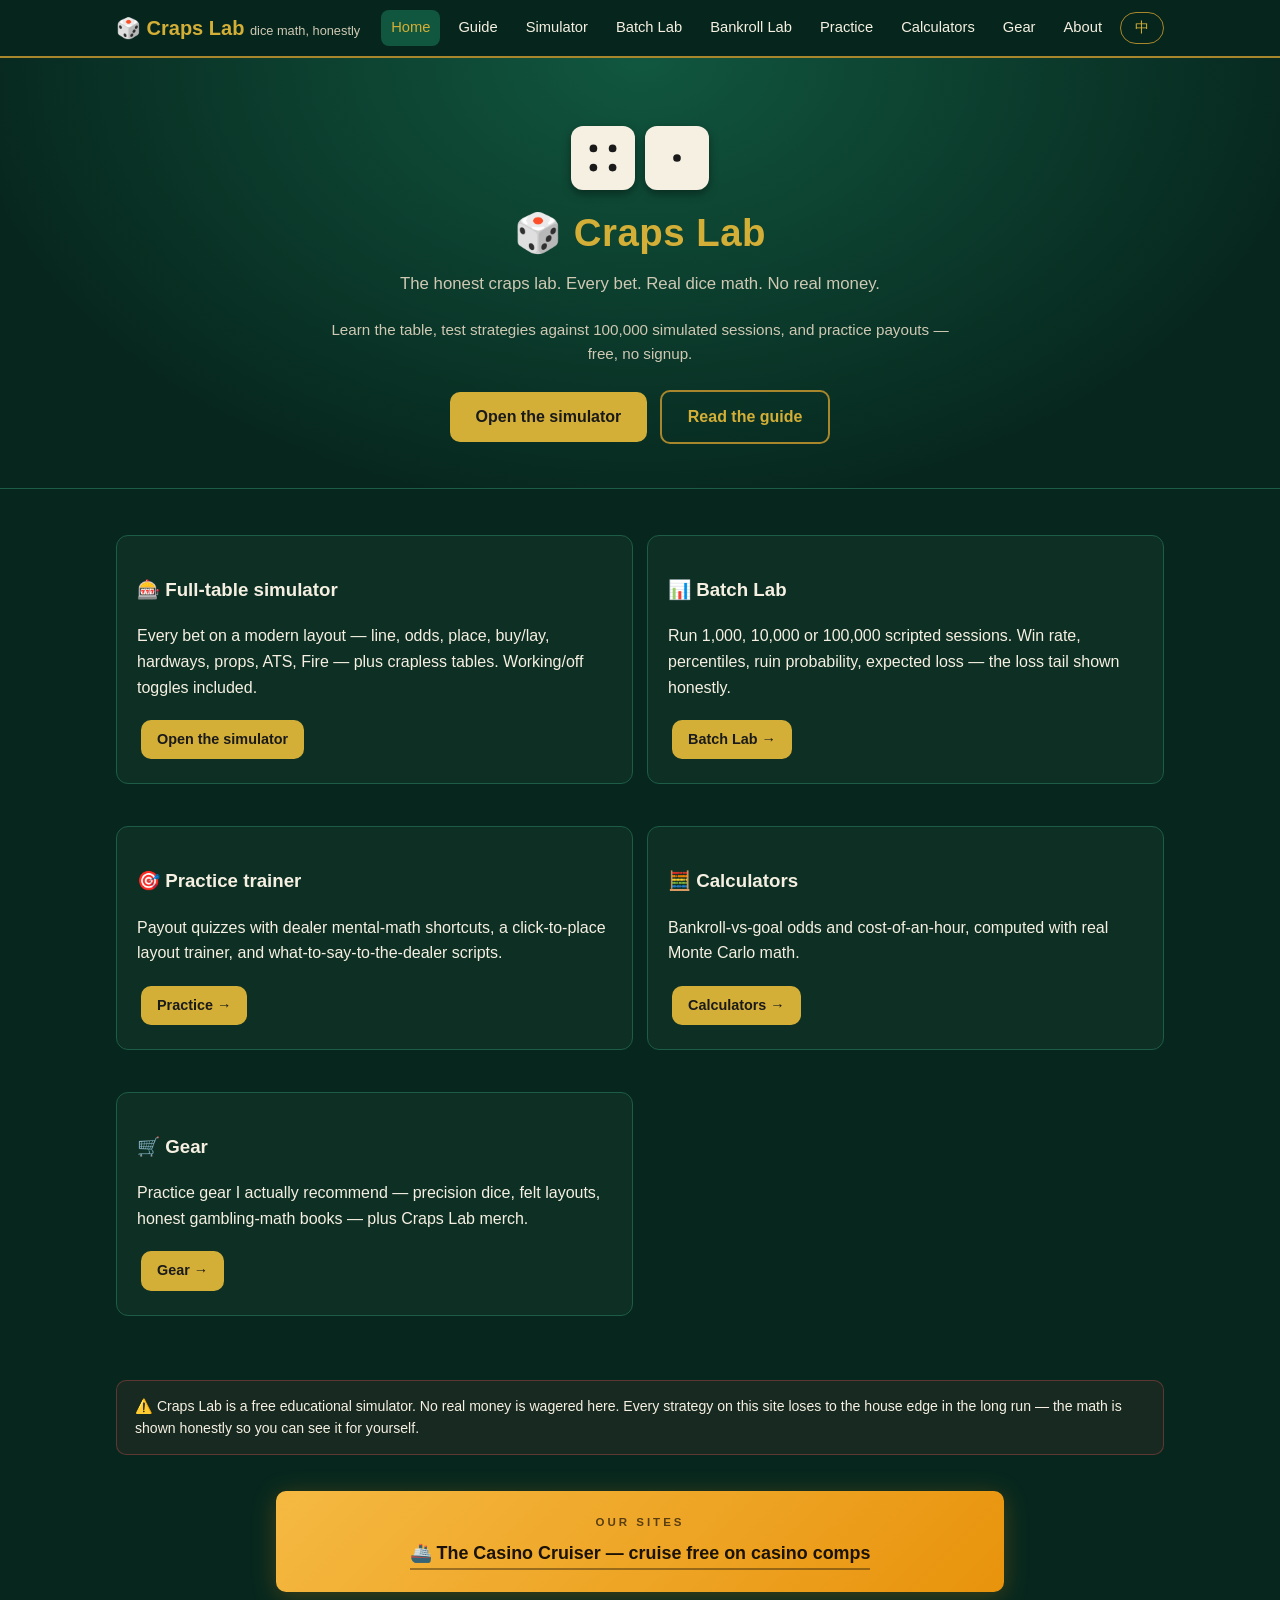
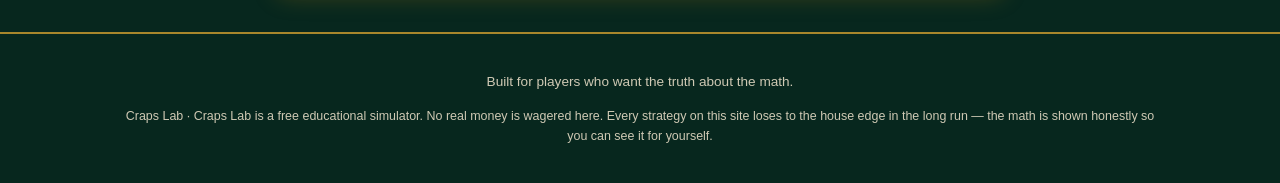
<file: index.html>
<!DOCTYPE html>
<html lang="en">
<head>
<script async src="https://www.googletagmanager.com/gtag/js?id=G-5MNHHTVX71"></script>
<script>
  window.dataLayer = window.dataLayer || [];
  function gtag(){dataLayer.push(arguments);}
  gtag('js', new Date());
  gtag('config', 'G-5MNHHTVX71');
</script>

<meta charset="utf-8">
<meta name="viewport" content="width=device-width, initial-scale=1">
<title>Craps Lab — The Honest Craps Simulator & Strategy Guide</title>
<meta name="description" content="Free craps simulator with every bet on the table, 100,000-session batch testing, strategy guides, and payout practice. No real money.">
<link rel="stylesheet" href="styles.css">
<script src="i18n.js"></script>
<!-- AdSense: paste verification/auto-ads script here -->
<script async src="https://pagead2.googlesyndication.com/pagead/js/adsbygoogle.js?client=ca-pub-2871648321226549" crossorigin="anonymous"></script>
</head>
<body>
<script>document.write(navHTML('index.html'));</script>

<div class="hero">
  <div class="wrap">
    <div class="dice" id="heroDice"></div>
    <h1>🎲 Craps Lab</h1>
    <p class="sub" data-i18n="hero_tag"></p>
    <p class="sub" data-i18n="hero_sub" style="font-size:.95rem"></p>
    <a class="btn" href="simulator.html" data-i18n="cta_sim"></a>
    <a class="btn ghost" href="guide.html" data-i18n="cta_guide"></a>
  </div>
</div>

<div class="wrap">
  <section class="block">
    <div class="grid cols2">
      <div class="card">
        <h3>🎰 <span data-i18n="feat_sim_t"></span></h3>
        <p data-i18n="feat_sim_d"></p>
        <a class="btn small" href="simulator.html" data-i18n="cta_sim"></a>
      </div>
      <div class="card">
        <h3>📊 <span data-i18n="feat_batch_t"></span></h3>
        <p data-i18n="feat_batch_d"></p>
        <a class="btn small" href="batch.html">Batch Lab →</a>
      </div>
      <div class="card">
        <h3>🎯 <span data-i18n="feat_prac_t"></span></h3>
        <p data-i18n="feat_prac_d"></p>
        <a class="btn small" href="practice.html">Practice →</a>
      </div>
      <div class="card">
        <h3>🧮 <span data-i18n="nav_calc"></span></h3>
        <p>Bankroll-vs-goal odds and cost-of-an-hour, computed with real Monte Carlo math.</p>
        <a class="btn small" href="calculators.html">Calculators →</a>
      </div>
      <div class="card">
        <h3>🛒 <span data-i18n="nav_gear"></span></h3>
        <p data-i18n="feat_gear_d"></p>
        <a class="btn small" href="gear.html">Gear →</a>
      </div>
    </div>
  </section>

  <script>document.write(disclosure());</script>
  </div>

<script>document.write(adSlot());</script>
<script>document.write(footerHTML());</script>
<script>
// hero dice animation
function dieSVG(v){
  const p={1:[50,50],2:[30,30,70,70],3:[30,30,50,50,70,70],4:[30,30,70,30,30,70,70,70],5:[30,30,70,30,50,50,30,70,70,70],6:[30,30,70,30,30,50,70,50,30,70,70,70]}[v];
  let c='';for(let i=0;i<p.length;i+=2)c+=`<circle cx="${p[i]}" cy="${p[i+1]}" r="8" fill="#1a1a1a"/>`;
  return `<svg viewBox="0 0 100 100">${c}</svg>`;
}
const hd=document.getElementById('heroDice');
function heroRoll(){const a=1+Math.floor(Math.random()*6),b=1+Math.floor(Math.random()*6);
  hd.innerHTML=`<div class="die">${dieSVG(a)}</div><div class="die">${dieSVG(b)}</div>`;}
heroRoll();setInterval(heroRoll,1600);
</script>
</body>
</html>
</file>
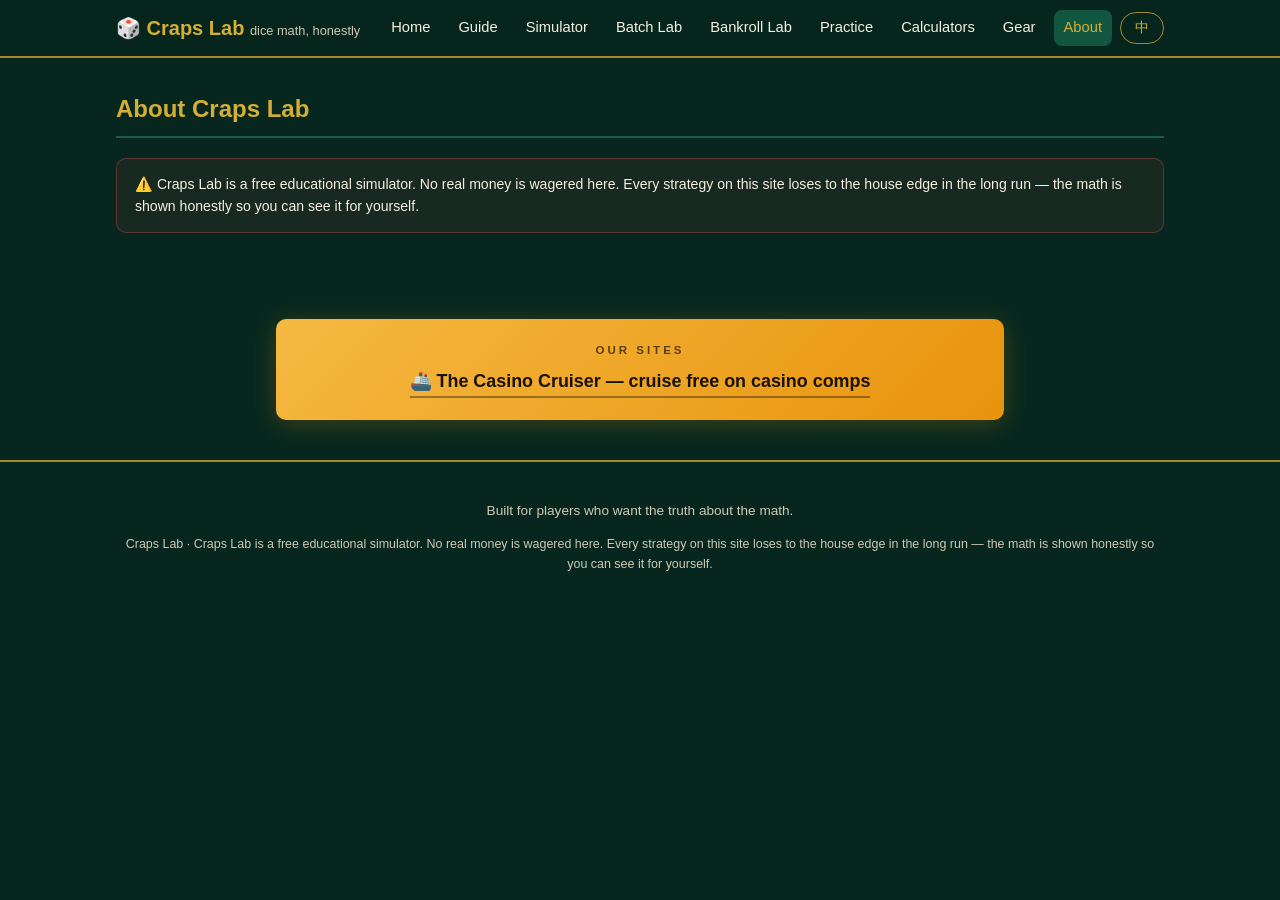
<file: about.html>
<!DOCTYPE html>
<html lang="en">
<head>
<script async src="https://www.googletagmanager.com/gtag/js?id=G-5MNHHTVX71"></script>
<script>
  window.dataLayer = window.dataLayer || [];
  function gtag(){dataLayer.push(arguments);}
  gtag('js', new Date());
  gtag('config', 'G-5MNHHTVX71');
</script>

<meta charset="utf-8">
<meta name="viewport" content="width=device-width, initial-scale=1">
<title>About — Craps Lab</title>
<link rel="stylesheet" href="styles.css">
<script src="i18n.js"></script>
<script async src="https://pagead2.googlesyndication.com/pagead/js/adsbygoogle.js?client=ca-pub-2871648321226549" crossorigin="anonymous"></script>
</head>
<body>
<script>document.write(navHTML('about.html'));</script>
<div class="wrap">
  <section class="block">
    <h2 class="sec">About Craps Lab</h2>
    <div id="aboutBody"></div>
    <script>document.write(disclosure());</script>
  </section>
</div>
<script>document.write(adSlot());</script>
<script>document.write(footerHTML());</script>
<script>
const ABOUT = {
en:`<div class="card"><p class="big">I'm a craps player. I play for the comps, the cruise offers, and the sheer theater of a hot table — and I built the tool I always wanted: a simulator that tells the truth.</p>
<p>Every "can't lose" system you've heard at the table has been run through 100,000 simulated sessions here. The math is the math. A 97% win rate can still bleed you dry if the 3% is catastrophic — the Batch Lab shows you the loss tail nobody selling a system will show you.</p>
<p><b>What this site is:</b> a free educational simulator. Real dice math (two independent dice, always), every bet on a modern layout including crapless tables, honest house edges, and practice tools so you walk up to a real table knowing what to say to the dealer.</p>
<p><b>What this site is not:</b> a way to beat craps. There isn't one. If anyone tells you otherwise, they're selling something.</p>
<p>Play crapless? Buying the 2 and 12 with commission-only-on-wins is a ~0.71% edge bet — one of the only genuinely good bets most players have never heard of. It's in the Variants tab. You're welcome.</p></div>`,
zh:`<div class="card"><p class="big">我是個玩花旗骰的玩家。為了 comps、為了郵輪優惠、也為了熱桌那種戲劇張力——而我做了我一直想要的工具：一個說真話的模擬器。</p>
<p>你在賭桌邊聽過的每種「必勝」系統，這裡都用 100,000 次模擬 session 跑過。數學就是數學。97% 勝率也可能讓你慢慢失血，如果那 3% 是災難性的——批量實驗室會給你看賣系統的人永遠不會給你看的虧損尾部。</p>
<p><b>本站是：</b>免費教育模擬器。真實骰子數學（永遠是兩顆獨立骰子）、現代賭桌上的每種注（含無敗骰桌）、誠實的莊家優勢，以及練習工具，讓你走上真實賭桌時知道怎麼跟荷官溝通。</p>
<p><b>本站不是：</b>戰勝花旗骰的方法。這東西不存在。跟你說有的，都是在賣東西。</p>
<p>玩無敗骰？用「只贏才收佣」的方式買 2 和 12，莊家優勢只有約 0.71%——是多數玩家沒聽過的真正好注。在 Variants 分頁裡。不客氣。</p></div>`};
function renderDynamic(){ document.getElementById('aboutBody').innerHTML = ABOUT[LANG]; }
</script>
</body>
</html>
</file>
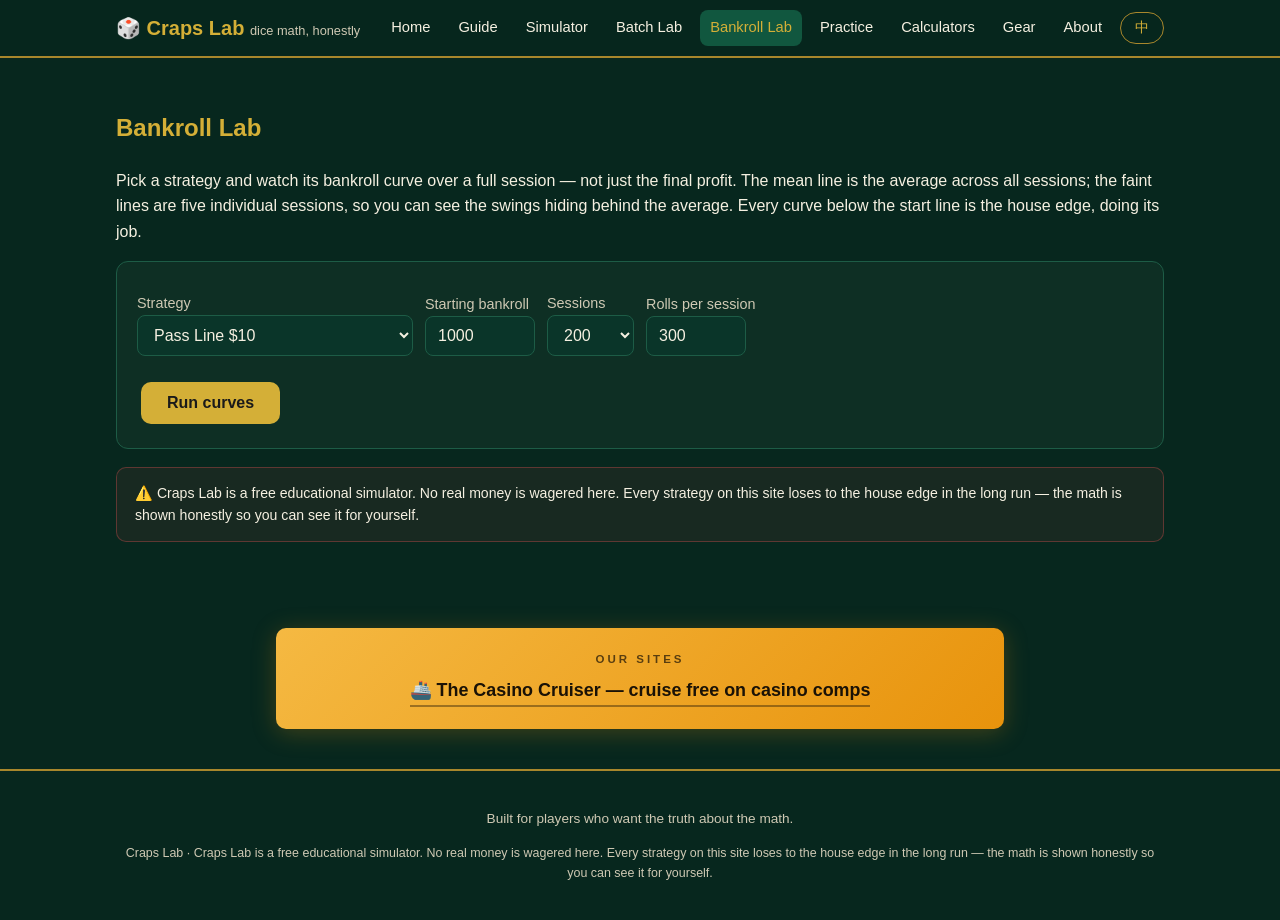
<file: bankroll-lab.html>
<!DOCTYPE html>
<html lang="en">
<head>
<script async src="https://www.googletagmanager.com/gtag/js?id=G-5MNHHTVX71"></script>
<script>
  window.dataLayer = window.dataLayer || [];
  function gtag(){dataLayer.push(arguments);}
  gtag('js', new Date());
  gtag('config', 'G-5MNHHTVX71');
</script>

<meta charset="utf-8">
<meta name="viewport" content="width=device-width, initial-scale=1">
<title>Craps Lab — Bankroll Lab</title>
<meta name="description" content="Watch a craps strategy's bankroll curve over hundreds of rolls: mean trajectory, winning-session rate, and average worst dip — simulated in your browser. No real money.">
<link rel="stylesheet" href="styles.css">
<script src="i18n.js"></script>
<script src="craps-engine.js"></script>
<script>
Object.assign(I18N.en,{
  bl_title:"Bankroll Lab", bl_intro:"Pick a strategy and watch its bankroll curve over a full session — not just the final profit. The mean line is the average across all sessions; the faint lines are five individual sessions, so you can see the swings hiding behind the average. Every curve below the start line is the house edge, doing its job.",
  bl_strat:"Strategy", bl_bank:"Starting bankroll", bl_sessions:"Sessions", bl_rolls:"Rolls per session",
  bl_run:"Run curves", bl_running:"Running…",
  bl_mean_final:"Mean final bankroll", bl_profitable:"Sessions ending ahead", bl_mean_low:"Mean session low",
  bl_curve:"Bankroll curve", bl_note:"Curve shows bankroll + money currently on the table (the same “total cash” a casino cage would count). Sessions keep rolling even if the bankroll runs dry — a broke session just stops betting, like a real player out of chips.",
  bl_start_line:"Start",
});
Object.assign(I18N.zh,{
  bl_title:"賭本曲線實驗室", bl_intro:"選一個策略，看它在完整 session 裡的賭本曲線——不只看最終損益。粗線是所有 session 的平均值；淡線是五個個別 session，讓你看見平均值背後藏著的波動。起跑線以下的曲線，就是莊家優勢在工作。",
  bl_strat:"策略", bl_bank:"起始賭本", bl_sessions:"模擬次數", bl_rolls:"每 session 擲骰次數",
  bl_run:"執行曲線", bl_running:"執行中…",
  bl_mean_final:"平均最終賭本", bl_profitable:"收紅的 session 比例", bl_mean_low:"平均 session 最低點",
  bl_curve:"賭本曲線", bl_note:"曲線顯示「賭本＋桌上注金」（和賭場櫃檯會數的總現金相同）。賭本歸零的 session 會繼續擲骰、只是不再下注——就像現實中沒籌碼的玩家。",
  bl_start_line:"起跑線",
});
/* Strategies for the curve tool. Thin functions on top of CrapsEngine —
   no second engine. pass10 reuses the site's own flat10 preset.
   ironcross5 / molly2x mirror the Python crapssim reference systems exactly
   (verified Oct 2026 against crapssim 0.4.1: see verification note below),
   except odds on 6/8 are rounded down to the engine's $6-unit rule —
   odds pay at true odds, so this changes variance, not expected value. */
function odds2x(point, flat){
  const raw = flat * 2;
  if(point===6 || point===8) return Math.floor(raw/6)*6;
  if(point===5 || point===9) return raw % 2 === 0 ? raw : raw - 1;
  return raw;
}
const BL_STRATS = {
  pass10: { fn: STRATEGIES.flat10.fn,
    name:{en:'Pass Line $10', zh:'過關線 $10'} },
  ironcross5: { fn(eng){
    if(eng.phase==='comeout'){
      if(!eng.hasBet('pass')){ try{ eng.placeBet('pass',{amount:5}); }catch(e){} }
      return;
    }
    const line = eng.getBets('pass')[0];
    if(line && !eng.hasBet('odds', eng.point)){
      try{ eng.placeBet('odds',{amount:odds2x(eng.point,5), parentId:line.id}); }catch(e){}
    }
    try{
      if(eng.point!==5 && !eng.hasBet('place',5)) eng.placeBet('place',{amount:10, number:5});
      if(eng.point!==6 && !eng.hasBet('place',6)) eng.placeBet('place',{amount:12, number:6});
      if(eng.point!==8 && !eng.hasBet('place',8)) eng.placeBet('place',{amount:12, number:8});
      if(!eng.hasBet('field')) eng.placeBet('field',{amount:5});
    }catch(e){}
  }, name:{en:'Iron Cross (base $5)', zh:'鐵十字（底注 $5）'} },
  molly2x: { fn(eng){
    const U = 10;
    if(eng.phase==='comeout'){
      if(!eng.hasBet('pass')){ try{ eng.placeBet('pass',{amount:U}); }catch(e){} }
      return;
    }
    const line = eng.getBets('pass')[0];
    if(line && !eng.hasBet('odds', eng.point)){
      try{ eng.placeBet('odds',{amount:odds2x(eng.point,U), parentId:line.id}); }catch(e){}
    }
    const comes = eng.getBets('come');
    if(comes.length < 2 && !comes.some(c=>c.meta.traveling)){
      try{ eng.placeBet('come',{amount:U}); }catch(e){}
    }
    eng.getBets('come').filter(c=>!c.meta.traveling).forEach(c=>{
      if(!eng.hasBet('odds', c.number)){
        try{ eng.placeBet('odds',{amount:odds2x(c.number,U), parentId:c.id}); }catch(e){}
      }
    });
  }, name:{en:'Three Point Molly $10 + 2x odds', zh:'三點 Molly $10＋2 倍賠率'} },
  place68: { fn(eng){
    if(eng.phase!=='point') return;
    try{
      if(eng.point!==6 && !eng.hasBet('place',6)) eng.placeBet('place',{amount:6, number:6});
      if(eng.point!==8 && !eng.hasBet('place',8)) eng.placeBet('place',{amount:6, number:8});
    }catch(e){}
  }, name:{en:'Place 6 & 8 ($6 each)', zh:'置注 6 和 8（各 $6）'} },
};
function blName(k){ const n = BL_STRATS[k].name; return LANG==='zh' ? n.zh : n.en; }
function totalCash(eng){ return eng.bankroll + eng.bets.reduce((a,b)=>a+b.amount, 0); }

let blRunning = false, lastResult = null;
function runCurves(){
  if(blRunning) return;
  const strat = document.getElementById('bl_strat').value;
  const start = +document.getElementById('bl_bank').value || 1000;
  const n = Math.min(1000, Math.max(1, +document.getElementById('bl_n').value || 200));
  const rolls = Math.min(1000, Math.max(10, +document.getElementById('bl_rolls').value || 300));
  const SNAP = 10;
  blRunning = true;
  document.getElementById('runbtn').textContent = t('bl_running');
  document.getElementById('results').innerHTML = '<p class="muted">'+t('bl_running')+'</p>';
  const fn = BL_STRATS[strat].fn;
  const seedBase = (Math.random()*1e9)|0;
  const trajs = [];
  let i = 0; const CH = 25;
  function chunk(){
    const end = Math.min(i+CH, n);
    for(; i<end; i++){
      const eng = new CrapsEngine({seed: seedBase+i*7919, bankroll: start, tableMin: 5,
        tableMax: 10000, oddsMax: '3-4-5x', fieldPay: '2x'});
      const mem = {};
      const snap = [start];
      for(let r=0; r<rolls; r++){
        try{ fn(eng, mem); }catch(e){}
        eng.roll();
        if((r+1)%SNAP===0) snap.push(Math.round(totalCash(eng)*100)/100);
      }
      trajs.push(snap);
    }
    document.getElementById('results').innerHTML =
      `<p class="muted">${t('bl_running')} ${i}/${n}</p><div class="bar"><i style="width:${(i/n*100).toFixed(1)}%"></i></div>`;
    if(i<n) setTimeout(chunk, 0);
    else { blRunning = false; document.getElementById('runbtn').textContent = t('bl_run');
      lastResult = {strat, start, n, rolls, SNAP, trajs}; renderResults(); }
  }
  setTimeout(chunk, 30);
}
function renderResults(){
  if(!lastResult) return;
  const {strat, start, n, rolls, SNAP, trajs} = lastResult;
  const pts = trajs[0].length;
  const mean = [];
  for(let j=0; j<pts; j++){
    let s = 0; for(let k=0; k<trajs.length; k++) s += trajs[k][j];
    mean.push(s/trajs.length);
  }
  const finals = trajs.map(a=>a[a.length-1]);
  const meanFinal = finals.reduce((a,b)=>a+b,0)/n;
  const prof = finals.filter(f=>f>start).length/n*100;
  const meanLow = trajs.reduce((a,a2)=>a+Math.min(...a2),0)/n;
  document.getElementById('results').innerHTML = `
    <h3 style="color:var(--gold)">${blName(strat)} · ${n.toLocaleString()} ${t('sessions')} · ${rolls} ${t('bl_rolls').toLowerCase()}</h3>
    <div class="stat-grid">
      <div class="stat"><div class="v ${meanFinal>=start?'pos':'neg'}">$${meanFinal.toFixed(0)}</div><div class="l">${t('bl_mean_final')}</div></div>
      <div class="stat"><div class="v">${prof.toFixed(1)}%</div><div class="l">${t('bl_profitable')}</div></div>
      <div class="stat"><div class="v neg">$${meanLow.toFixed(0)}</div><div class="l">${t('bl_mean_low')}</div></div>
    </div>
    <div class="card"><h3 style="color:var(--gold);margin-top:0">📈 ${t('bl_curve')}</h3><canvas class="chart" id="curve"></canvas>
    <p class="muted" style="font-size:.85rem">${t('bl_note')}</p></div>`;
  drawCurve(trajs, mean, start);
}
function drawCurve(trajs, mean, start){
  const c = document.getElementById('curve'); if(!c) return;
  const ctx = c.getContext('2d');
  const W = c.width = c.offsetWidth*2, H = c.height = 520;
  const padL = 130, padR = 20, padT = 30, padB = 50;
  let lo = start, hi = start;
  trajs.slice(0,5).concat([mean]).forEach(a=>a.forEach(v=>{ if(v<lo) lo=v; if(v>hi) hi=v; }));
  const span = (hi-lo)||1, pad = span*0.08; lo -= pad; hi += pad;
  const X = j => padL + j/(mean.length-1)*(W-padL-padR);
  const Y = v => padT + (hi-v)/(hi-lo)*(H-padT-padB);
  ctx.strokeStyle = '#334155'; ctx.lineWidth = 1;
  ctx.fillStyle = '#cfc9b4'; ctx.font = '22px sans-serif';
  for(let g=0; g<=4; g++){
    const v = lo + (hi-lo)*g/4, y = Y(v);
    ctx.beginPath(); ctx.moveTo(padL, y); ctx.lineTo(W-padR, y); ctx.stroke();
    ctx.fillText('$'+Math.round(v), 8, y+8);
  }
  // five individual sessions, faint
  ctx.lineWidth = 2;
  const cols = ['#e05252','#38bdf8','#a78bfa','#facc15','#34d399'];
  trajs.slice(0,5).forEach((a,si)=>{
    ctx.strokeStyle = cols[si%cols.length]; ctx.globalAlpha = 0.35;
    ctx.beginPath(); a.forEach((v,j)=>{ const x=X(j), y=Y(v); j?ctx.lineTo(x,y):ctx.moveTo(x,y); }); ctx.stroke();
  });
  ctx.globalAlpha = 1;
  // start line
  ctx.strokeStyle = '#e8e4d8'; ctx.lineWidth = 2; ctx.setLineDash([12,8]);
  ctx.beginPath(); ctx.moveTo(padL, Y(start)); ctx.lineTo(W-padR, Y(start)); ctx.stroke();
  ctx.setLineDash([]); ctx.fillStyle = '#e8e4d8';
  ctx.fillText(t('bl_start_line')+' $'+start, padL+8, Y(start)-10);
  // mean curve
  ctx.strokeStyle = '#d4af37'; ctx.lineWidth = 5; ctx.beginPath();
  mean.forEach((v,j)=>{ const x=X(j), y=Y(v); j?ctx.lineTo(x,y):ctx.moveTo(x,y); }); ctx.stroke();
  ctx.fillStyle = '#cfc9b4';
  ctx.fillText('0', padL, H-12); ctx.fillText(String((mean.length-1)*10), W-padR-60, H-12);
}
function onLangChange(){
  const s = document.getElementById('bl_strat');
  if(s) s.innerHTML = Object.keys(BL_STRATS).map(k=>`<option value="${k}">${blName(k)}</option>`).join('');
  if(lastResult) renderResults();
}
</script>
<script async src="https://pagead2.googlesyndication.com/pagead/js/adsbygoogle.js?client=ca-pub-2871648321226549" crossorigin="anonymous"></script>
</head>
<body>
<script>document.write(navHTML('bankroll-lab.html'));</script>
<div class="wrap"><section class="block">
<h1 style="color:var(--gold)" data-i18n="bl_title">Bankroll Lab</h1>
<p data-i18n="bl_intro"></p>
<div class="card"><div class="rowflex">
  <label class="f"><span data-i18n="bl_strat">Strategy</span><br><select id="bl_strat"></select></label>
  <label class="f"><span data-i18n="bl_bank">Starting bankroll</span><br><input type="number" id="bl_bank" value="1000" style="width:110px"></label>
  <label class="f"><span data-i18n="bl_sessions">Sessions</span><br><select id="bl_n">
    <option value="100">100</option><option value="200" selected>200</option><option value="500">500</option><option value="1000">1,000</option>
  </select></label>
  <label class="f"><span data-i18n="bl_rolls">Rolls per session</span><br><input type="number" id="bl_rolls" value="300" style="width:100px"></label>
</div>
<div class="mt"><button class="btn" id="runbtn" onclick="runCurves()" data-i18n="bl_run">Run curves</button></div>
</div>
<div id="results"></div>
<script>document.write(disclosure());</script>
</section></div>
<script>document.write(adSlot());</script>
<script>document.write(footerHTML());</script>
<script>onLangChange();</script>
</body>
</html>
</file>
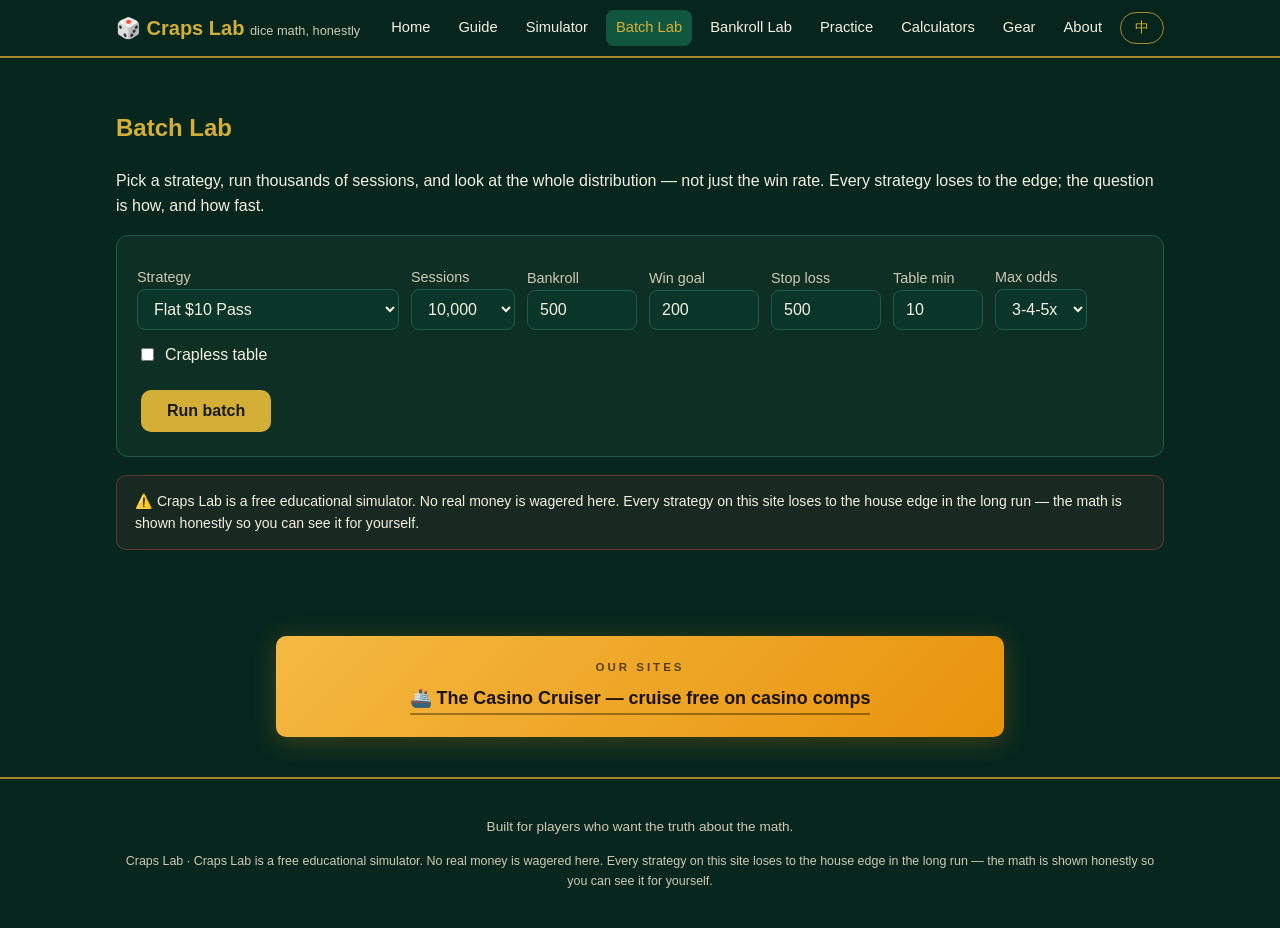
<file: batch.html>
<!DOCTYPE html>
<html lang="en">
<head>
<script async src="https://www.googletagmanager.com/gtag/js?id=G-5MNHHTVX71"></script>
<script>
  window.dataLayer = window.dataLayer || [];
  function gtag(){dataLayer.push(arguments);}
  gtag('js', new Date());
  gtag('config', 'G-5MNHHTVX71');
</script>

<meta charset="utf-8">
<meta name="viewport" content="width=device-width, initial-scale=1">
<title>Craps Lab — Batch Lab</title>
<meta name="description" content="Run 1,000–100,000 scripted craps sessions. Win rate, percentiles, ruin probability, expected loss — the loss tail shown honestly.">
<link rel="stylesheet" href="styles.css">
<script src="i18n.js"></script>
<script src="craps-engine.js"></script>
<script>
Object.assign(I18N.en,{
  batch_title:"Batch Lab", batch_intro:"Pick a strategy, run thousands of sessions, and look at the whole distribution — not just the win rate. Every strategy loses to the edge; the question is how, and how fast.",
  n_sessions:"Sessions", run_batch:"Run batch", running:"Running…",
  win_rate:"Win rate (hit goal)", p_ruin:"P(ruin)", p_goal:"P(hit goal)",
  mean_pl:"Mean P&L", median_pl:"Median P&L", best:"Best", worst:"Worst",
  p5:"5th %ile", p95:"95th %ile", ev_session:"Expected loss / session",
  theo_session:"Theoretical / session", n_bust:"Busted", n_goal:"Hit goal",
  histogram:"P&L distribution", verdict:"verdict",
  b_note:"Win rate is shown next to expected value — never alone. A 40% win rate with −$30 expected loss is not 'almost winning'.",
});
Object.assign(I18N.zh,{
  batch_title:"批量實驗室", batch_intro:"選一個策略，跑數千次 session，看完整分佈——不只看勝率。每個策略都輸給莊家優勢；問題是怎麼輸、多快輸。",
  n_sessions:"模擬次數", run_batch:"執行批量", running:"執行中…",
  win_rate:"勝率（達標）", p_ruin:"破產機率", p_goal:"達標機率",
  mean_pl:"平均損益", median_pl:"中位數損益", best:"最佳", worst:"最差",
  p5:"5 百分位", p95:"95 百分位", ev_session:"每 session 期望損失",
  theo_session:"理論值 / session", n_bust:"破產次數", n_goal:"達標次數",
  histogram:"損益分佈", verdict:"結論",
  b_note:"勝率一定和期望值並列呈現——絕不單獨出現。40% 勝率配 −$30 期望損失，不叫「差點贏」。",
});
let running=false;
function runBatch(){
  if(running) return;
  const strat=document.getElementById('b_strat').value;
  const n=+document.getElementById('b_n').value;
  const cfg={
    bankroll:+document.getElementById('b_bank').value||500,
    winGoal:+document.getElementById('b_goal').value||200,
    stopLoss:+document.getElementById('b_stop').value||0,
    tableMin:+document.getElementById('b_min').value||5,
    tableMax:10000,
    oddsMax:document.getElementById('b_odds').value,
    fieldPay:'2x', buyVig:'upfront',
    crapless:document.getElementById('b_crapless').checked,
    maxRolls:500,
  };
  running=true;
  document.getElementById('runbtn').textContent=t('running');
  document.getElementById('results').innerHTML='<p class="muted">'+t('running')+'</p>';
  const results=[]; let i=0; const CH=200;
  const seedBase=(Math.random()*1e9)|0;
  function chunk(){
    const end=Math.min(i+CH,n);
    for(;i<end;i++){
      const r=runSession(Object.assign({seed:seedBase+i},cfg), strat, cfg);
      results.push(r.profit);
    }
    document.getElementById('results').innerHTML=`<p class="muted">${t('running')} ${i}/${n}</p><div class="bar"><i style="width:${(i/n*100).toFixed(1)}%"></i></div>`;
    if(i<n) setTimeout(chunk,0);
    else finish(results,cfg,n,strat);
  }
  setTimeout(chunk,30);
}
function percentile(a,p){ const s=[...a].sort((x,y)=>x-y); return s[Math.min(s.length-1,Math.floor(p*s.length))]; }
function finish(r,cfg,n,strat){
  running=false;
  document.getElementById('runbtn').textContent=t('run_batch');
  const wins=r.filter(x=>x>=cfg.winGoal).length;
  const bust=r.filter(x=>x<=-cfg.bankroll+1e-9||x<=-cfg.stopLoss&&cfg.stopLoss>0).length;
  const mean=r.reduce((a,b)=>a+b,0)/n;
  const med=percentile(r,.5), p5=percentile(r,.05), p95=percentile(r,.95);
  const best=Math.max(...r), worst=Math.min(...r);
  const name=sname(strat);
  document.getElementById('results').innerHTML=`
    <h3 style="color:var(--gold)">${name} · ${n.toLocaleString()} ${t('sessions')}</h3>
    <div class="callout">⚠️ ${t('b_note')}</div>
    <div class="stat-grid">
      <div class="stat"><div class="v">${(wins/n*100).toFixed(1)}%</div><div class="l">${t('win_rate')}</div></div>
      <div class="stat"><div class="v neg">${(bust/n*100).toFixed(1)}%</div><div class="l">${t('p_ruin')}</div></div>
      <div class="stat"><div class="v ${mean>=0?'pos':'neg'}">$${mean.toFixed(0)}</div><div class="l">${t('mean_pl')}</div></div>
      <div class="stat"><div class="v ${med>=0?'pos':'neg'}">$${med.toFixed(0)}</div><div class="l">${t('median_pl')}</div></div>
      <div class="stat"><div class="v pos">$${best.toFixed(0)}</div><div class="l">${t('best')}</div></div>
      <div class="stat"><div class="v neg">$${worst.toFixed(0)}</div><div class="l">${t('worst')}</div></div>
      <div class="stat"><div class="v neg">$${p5.toFixed(0)}</div><div class="l">${t('p5')}</div></div>
      <div class="stat"><div class="v">$${p95.toFixed(0)}</div><div class="l">${t('p95')}</div></div>
    </div>
    <div class="card"><h3 style="color:var(--gold);margin-top:0">📊 ${t('histogram')}</h3><canvas class="chart" id="hist"></canvas></div>
    <div class="callout"><b>✅ ${t('verdict')}:</b> ${verdictText(strat,mean,med,wins/n,bust/n)}</div>`;
  drawHist(r);
}
function verdictText(strat,mean,med,wr,br){
  const en = LANG!=='zh';
  if(en) return `Over the long run this strategy loses about $${Math.abs(mean).toFixed(0)} per session on average (median $${med.toFixed(0)}). It hits the win goal ${(wr*100).toFixed(1)}% of the time and busts ${(br*100).toFixed(1)}%. The wins are real but the losses are bigger — that asymmetry IS the house edge, wearing a costume.`;
  return `長期來看，這個策略平均每 session 輸約 $${Math.abs(mean).toFixed(0)}（中位數 $${med.toFixed(0)}）。達標率 ${(wr*100).toFixed(1)}%，破產率 ${(br*100).toFixed(1)}%。贏是真的，但輸得更多——這種不對稱就是莊家優勢，只是換了件衣服。`;
}
function drawHist(r){
  const c=document.getElementById('hist'); if(!c) return;
  const ctx=c.getContext('2d'); const W=c.width=c.offsetWidth*2, H=c.height=520;
  const min=Math.min(...r), max=Math.max(...r), B=40;
  const bins=new Array(B).fill(0);
  r.forEach(v=>{ const b=Math.min(B-1,Math.floor((v-min)/((max-min)||1)*B)); bins[b]++; });
  const mx=Math.max(...bins);
  const bw=W/B;
  bins.forEach((n,i)=>{ const h=n/mx*(H-60); ctx.fillStyle='#d4af37'; ctx.fillRect(i*bw+1,H-30-h,bw-2,h); });
  // zero line
  const zx=(0-min)/((max-min)||1)*W;
  ctx.strokeStyle='#e05252'; ctx.lineWidth=3; ctx.beginPath(); ctx.moveTo(zx,10); ctx.lineTo(zx,H-30); ctx.stroke();
  ctx.fillStyle='#cfc9b4'; ctx.font='24px sans-serif';
  ctx.fillText('$'+Math.round(min),8,H-8); ctx.fillText('$'+Math.round(max),W-110,H-8);
  ctx.fillStyle='#e05252'; ctx.fillText('$0',zx+6,30);
}
function sname(k){ const n=STRATEGIES[k].name; return (typeof n==='object')?(LANG==='zh'?n.zh:n.en):n; }
function onLangChange(){
  const s=document.getElementById('b_strat');
  s.innerHTML=Object.keys(STRATEGIES).map(k=>`<option value="${k}">${sname(k)}</option>`).join('');
}
</script>
<script async src="https://pagead2.googlesyndication.com/pagead/js/adsbygoogle.js?client=ca-pub-2871648321226549" crossorigin="anonymous"></script>
</head>
<body>
<script>document.write(navHTML('batch.html'));</script>
<div class="wrap"><section class="block">
<h1 style="color:var(--gold)" data-i18n="batch_title">Batch Lab</h1>
<p data-i18n="batch_intro"></p>
<div class="card"><div class="rowflex">
  <label class="f">Strategy<br><select id="b_strat"></select></label>
  <label class="f"><span data-i18n="n_sessions">Sessions</span><br><select id="b_n">
    <option value="1000">1,000</option><option value="10000" selected>10,000</option><option value="100000">100,000</option>
  </select></label>
  <label class="f"><span data-i18n="bankroll">Bankroll</span><br><input type="number" id="b_bank" value="500" style="width:110px"></label>
  <label class="f"><span data-i18n="win_goal">Win goal</span><br><input type="number" id="b_goal" value="200" style="width:110px"></label>
  <label class="f"><span data-i18n="stop_loss">Stop loss</span><br><input type="number" id="b_stop" value="500" style="width:110px"></label>
  <label class="f"><span data-i18n="table_min">Table min</span><br><input type="number" id="b_min" value="10" style="width:90px"></label>
  <label class="f"><span data-i18n="max_odds">Max odds</span><br><select id="b_odds">
    <option value="345">3-4-5x</option><option value="10">10x</option><option value="100">100x</option>
  </select></label>
</div>
<div class="checkrow"><input type="checkbox" id="b_crapless"><label for="b_crapless" data-i18n="crapless">Crapless table</label></div>
<div class="mt"><button class="btn" id="runbtn" onclick="runBatch()" data-i18n="run_batch">Run batch</button></div>
</div>
<div id="results"></div>
<script>document.write(disclosure());</script>
</section></div>
<script>document.write(adSlot());</script>
<script>document.write(footerHTML());</script>
<script>onLangChange();</script>
</body>
</html>
</file>
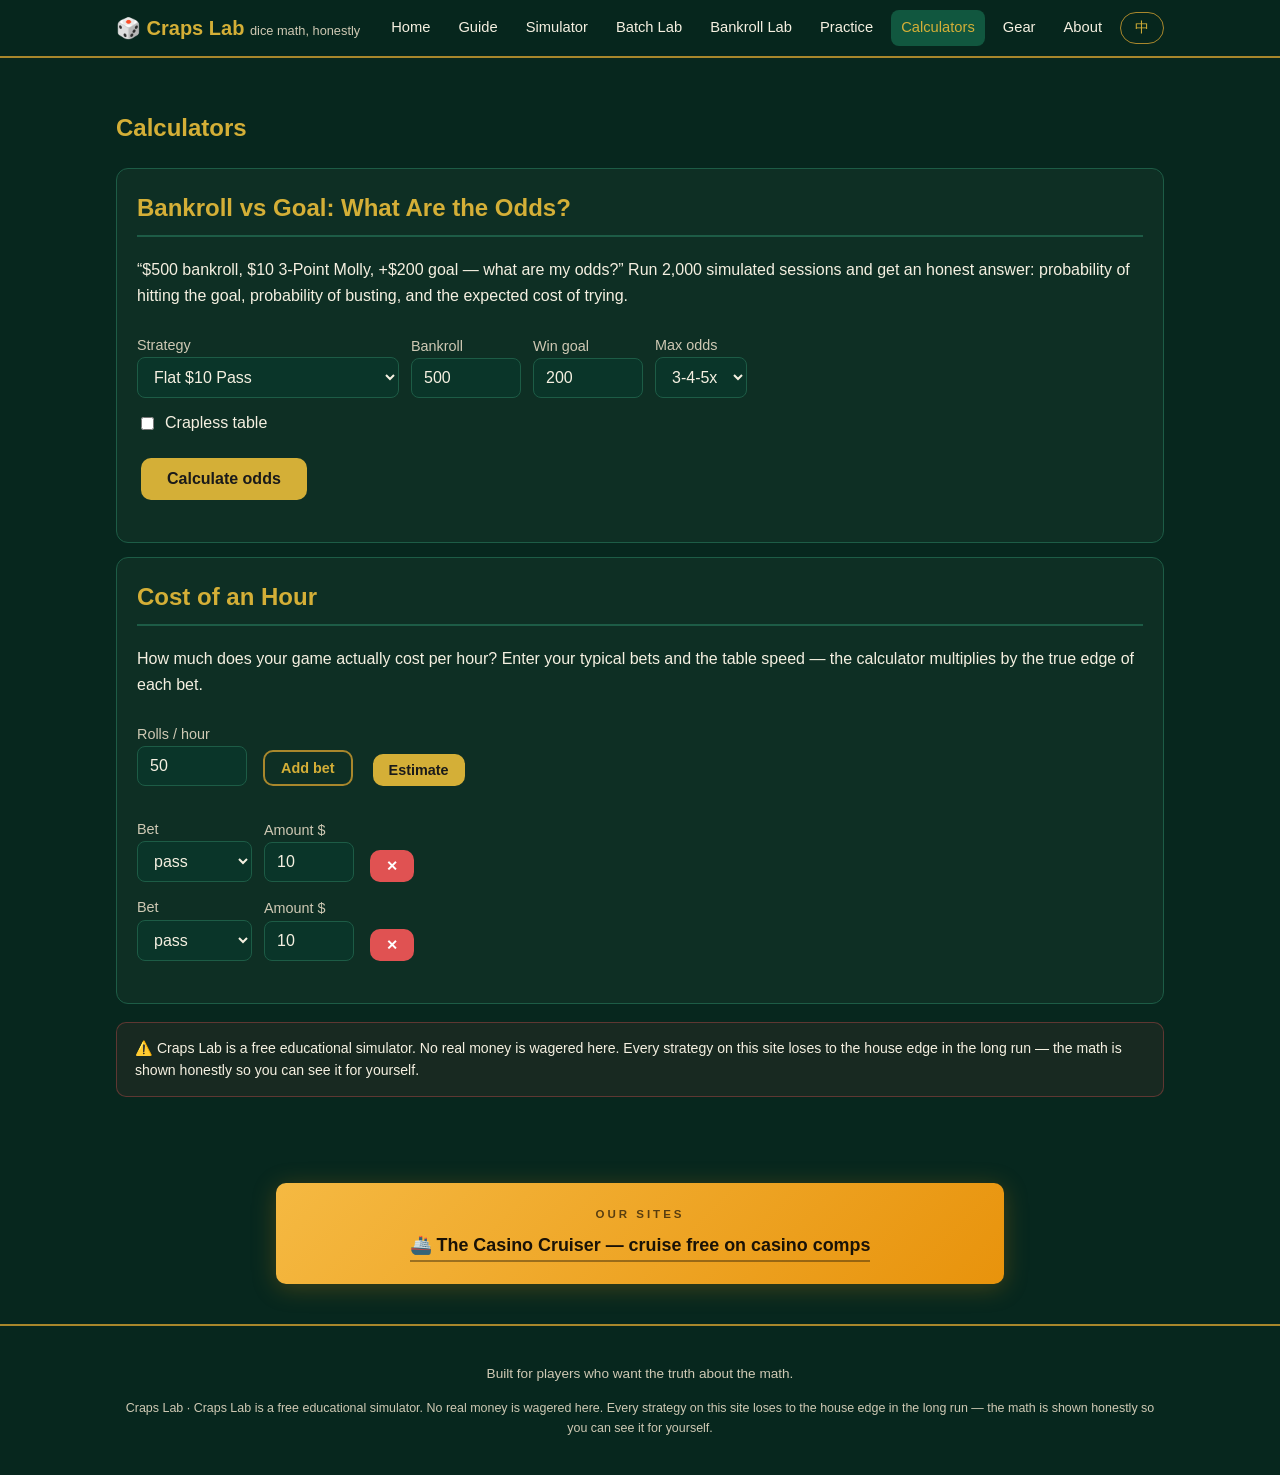
<file: calculators.html>
<!DOCTYPE html>
<html lang="en">
<head>
<script async src="https://www.googletagmanager.com/gtag/js?id=G-5MNHHTVX71"></script>
<script>
  window.dataLayer = window.dataLayer || [];
  function gtag(){dataLayer.push(arguments);}
  gtag('js', new Date());
  gtag('config', 'G-5MNHHTVX71');
</script>

<meta charset="utf-8">
<meta name="viewport" content="width=device-width, initial-scale=1">
<title>Craps Lab — Calculators</title>
<meta name="description" content="Bankroll vs goal odds calculator and cost-of-an-hour estimator. Real Monte Carlo math, bilingual.">
<link rel="stylesheet" href="styles.css">
<script src="i18n.js"></script>
<script src="craps-engine.js"></script>
<script>
Object.assign(I18N.en,{
  calc_title:"Calculators",
  goal_h:"Bankroll vs Goal: What Are the Odds?",
  goal_d:"“$500 bankroll, $10 3-Point Molly, +$200 goal — what are my odds?” Run 2,000 simulated sessions and get an honest answer: probability of hitting the goal, probability of busting, and the expected cost of trying.",
  goal_run:"Calculate odds", goal_running:"Simulating…",
  p_goal2:"Chance of hitting goal", p_bust2:"Chance of busting",
  exp_cost:"Expected cost of trying", med2:"Median result",
  hour_h:"Cost of an Hour",
  hour_d:"How much does your game actually cost per hour? Enter your typical bets and the table speed — the calculator multiplies by the true edge of each bet.",
  rolls_hr:"Rolls / hour", add_bet:"Add bet", hour_run:"Estimate",
  bet_type:"Bet", amount:"Amount $", per_hour:"Decisions / hour",
  hour_cost:"Expected hourly cost",
  hour_note:"Craps is a slow game — a full table runs about 40–60 rolls/hour (default 50). One-roll bets resolve every roll; place bets average ~3 decisions per 100 rolls per number; line bets ~30 per 100 rolls.",
});
Object.assign(I18N.zh,{
  calc_title:"計算機",
  goal_h:"賭本 vs 目標：勝算多少？",
  goal_d:"「$500 賭本、$10 Three Point Molly、+$200 目標——勝算多少？」跑 2,000 次模擬 session，給你誠實的答案：達標機率、破產機率，以及嘗試的期望代價。",
  goal_run:"計算勝算", goal_running:"模擬中…",
  p_goal2:"達標機率", p_bust2:"破產機率",
  exp_cost:"嘗試的期望代價", med2:"中位數結果",
  hour_h:"每小時代價",
  hour_d:"你的玩法每小時實際花多少？輸入常見注碼與桌速——計算機用每種注的真實優勢相乘。",
  rolls_hr:"每小時擲骰", add_bet:"新增注碼", hour_run:"估算",
  bet_type:"注種", amount:"金額 $", per_hour:"每小時結算",
  hour_cost:"預期每小時花費",
  hour_note:"花旗骰節奏慢——滿桌每小時約 40–60 擲（預設 50）。單擲注每擲結算；置注每 100 擲每號碼約 3 次結算；線注每 100 擲約 30 次結算。",
});
const EDGE_MAP = {
  pass:0.0141, dontpass:0.0136, come:0.0141,
  place68:0.0152, place59:0.0400, place410:0.0667,
  buy:0.0476, hard68:0.0909, hard410:0.1111,
  field2x:0.0556, field3x:0.0278,
  anyseven:0.1667, anycraps:0.1111, horn:0.125, hopEasy:0.1111, hopHard:0.1389,
  ce:0.1111, big68:0.0909, ats:0.0776,
};
const DECISIONS_HR = {
  pass:30, dontpass:30, come:30,
  place68:3, place59:3, place410:3,
  buy:3, hard68:2, hard410:2,
  field2x:100, field3x:100,
  anyseven:100, anycraps:100, horn:100, hopEasy:100, hopHard:100,
  ce:100, big68:3, ats:8,
};
function runGoalCalc(){
  const strat=document.getElementById('g_strat').value;
  const bank=+document.getElementById('g_bank').value||500;
  const goal=+document.getElementById('g_goal').value||200;
  const btn=document.getElementById('g_btn');
  btn.textContent=t('goal_running'); btn.disabled=true;
  setTimeout(()=>{
    const N=2000, res=[]; let hit=0, bust=0;
    const seedBase=(Math.random()*1e9)|0;
    for(let i=0;i<N;i++){
      const r = runSession({seed:seedBase+i, bankroll:bank, tableMin:5, tableMax:10000,
        oddsMax:document.getElementById('g_odds').value, crapless:document.getElementById('g_crapless').checked},
        strat, {winGoal:goal, maxRolls:600});
      const pl=r.profit;
      res.push(pl);
      if(r.hitGoal) hit++;
      if(r.ruin) bust++;
    }
    res.sort((a,b)=>a-b);
    const mean=res.reduce((a,b)=>a+b,0)/N, med=res[Math.floor(N/2)];
    document.getElementById('g_out').innerHTML=`
      <div class="stat-grid">
        <div class="stat"><div class="v">${(hit/N*100).toFixed(1)}%</div><div class="l">${t('p_goal2')}</div></div>
        <div class="stat"><div class="v neg">${(bust/N*100).toFixed(1)}%</div><div class="l">${t('p_bust2')}</div></div>
        <div class="stat"><div class="v neg">$${Math.abs(mean).toFixed(0)}</div><div class="l">${t('exp_cost')}</div></div>
        <div class="stat"><div class="v ${med>=0?'pos':'neg'}">$${med.toFixed(0)}</div><div class="l">${t('med2')}</div></div>
      </div>
      <div class="callout">${goalVerdict(hit/N, bust/N, mean)}</div>`;
    btn.textContent=t('goal_run'); btn.disabled=false;
  },30);
}
function goalVerdict(pg, pb, mean){
  if(LANG==='zh') return `2,000 次模擬：達標 ${(pg*100).toFixed(1)}%，破產 ${(pb*100).toFixed(1)}%，平均每次嘗試花費 $${Math.abs(mean).toFixed(0)}。就算達標率高，期望值永遠是負的——這就是「贏了會走人」和「長期玩」的差別。`;
  return `Across 2,000 sessions: ${(pg*100).toFixed(1)}% hit the goal, ${(pb*100).toFixed(1)}% busted, average cost per attempt $${Math.abs(mean).toFixed(0)}. Even when the hit rate looks good, the expectation is always negative — that's the difference between “quit while ahead” and “play all night.”`;
}
let hourRows=0;
function addHourRow(){
  hourRows++;
  const div=document.createElement('div');
  div.className='rowflex'; div.id='hr'+hourRows;
  div.innerHTML=`
    <label class="f">${t('bet_type')}<br><select id="ht${hourRows}">
      ${Object.keys(EDGE_MAP).map(k=>`<option value="${k}">${k}</option>`).join('')}
    </select></label>
    <label class="f">${t('amount')}<br><input type="number" id="ha${hourRows}" value="10" style="width:90px"></label>
    <button class="btn small danger" onclick="document.getElementById('hr${hourRows}').remove()">✕</button>`;
  document.getElementById('hour_rows').appendChild(div);
}
function runHour(){
  let total=0; const rolls=+document.getElementById('h_rolls').value||100;
  const scale=rolls/100;
  const rows=document.getElementById('hour_rows').children;
  let detail='';
  for(const row of rows){
    const sel=row.querySelector('select'), amt=row.querySelector('input[type=number]');
    if(!sel||!amt) continue;
    const k=sel.value, a=+amt.value||0;
    const cost=a*EDGE_MAP[k]*DECISIONS_HR[k]*scale;
    total+=cost;
    detail+=`<div class="kv"><span>${k} $${a}</span><b class="neg">-$${cost.toFixed(2)}/hr</b></div>`;
  }
  document.getElementById('h_out').innerHTML=`
    <div class="stat"><div class="v neg">$${total.toFixed(2)}</div><div class="l">${t('hour_cost')}</div></div>
    <div class="mt">${detail}</div>
    <p class="muted">${t('hour_note')}</p>`;
}
function sname(k){ const n=STRATEGIES[k].name; return (typeof n==='object')?(LANG==='zh'?n.zh:n.en):n; }
function onLangChange(){
  const s=document.getElementById('g_strat');
  s.innerHTML=Object.keys(STRATEGIES).map(k=>`<option value="${k}">${sname(k)}</option>`).join('');
}
</script>
<script async src="https://pagead2.googlesyndication.com/pagead/js/adsbygoogle.js?client=ca-pub-2871648321226549" crossorigin="anonymous"></script>
</head>
<body>
<script>document.write(navHTML('calculators.html'));</script>
<div class="wrap"><section class="block">
<h1 style="color:var(--gold)" data-i18n="calc_title">Calculators</h1>
<div class="card">
  <h2 class="sec" data-i18n="goal_h">Bankroll vs Goal</h2>
  <p data-i18n="goal_d"></p>
  <div class="rowflex">
    <label class="f">Strategy<br><select id="g_strat"></select></label>
    <label class="f"><span data-i18n="bankroll">Bankroll</span><br><input type="number" id="g_bank" value="500" style="width:110px"></label>
    <label class="f"><span data-i18n="win_goal">Win goal</span><br><input type="number" id="g_goal" value="200" style="width:110px"></label>
    <label class="f"><span data-i18n="max_odds">Max odds</span><br><select id="g_odds">
      <option value="345">3-4-5x</option><option value="10">10x</option><option value="100">100x</option>
    </select></label>
  </div>
  <div class="checkrow"><input type="checkbox" id="g_crapless"><label for="g_crapless" data-i18n="crapless">Crapless table</label></div>
  <div class="mt"><button class="btn" id="g_btn" onclick="runGoalCalc()" data-i18n="goal_run">Calculate odds</button></div>
  <div id="g_out" class="mt"></div>
</div>
<div class="card">
  <h2 class="sec" data-i18n="hour_h">Cost of an Hour</h2>
  <p data-i18n="hour_d"></p>
  <div class="rowflex"><label class="f"><span data-i18n="rolls_hr">Rolls / hour</span><br><input type="number" id="h_rolls" value="50" style="width:110px"></label>
  <button class="btn small ghost" onclick="addHourRow()" data-i18n="add_bet">Add bet</button>
  <button class="btn small" onclick="runHour()" data-i18n="hour_run">Estimate</button></div>
  <div id="hour_rows" class="mt"></div>
  <div id="h_out" class="mt"></div>
</div>
<script>document.write(disclosure());</script>
</section></div>
<script>document.write(adSlot());</script>
<script>document.write(footerHTML());</script>
<script>onLangChange();addHourRow();addHourRow();</script>
</body>
</html>
</file>
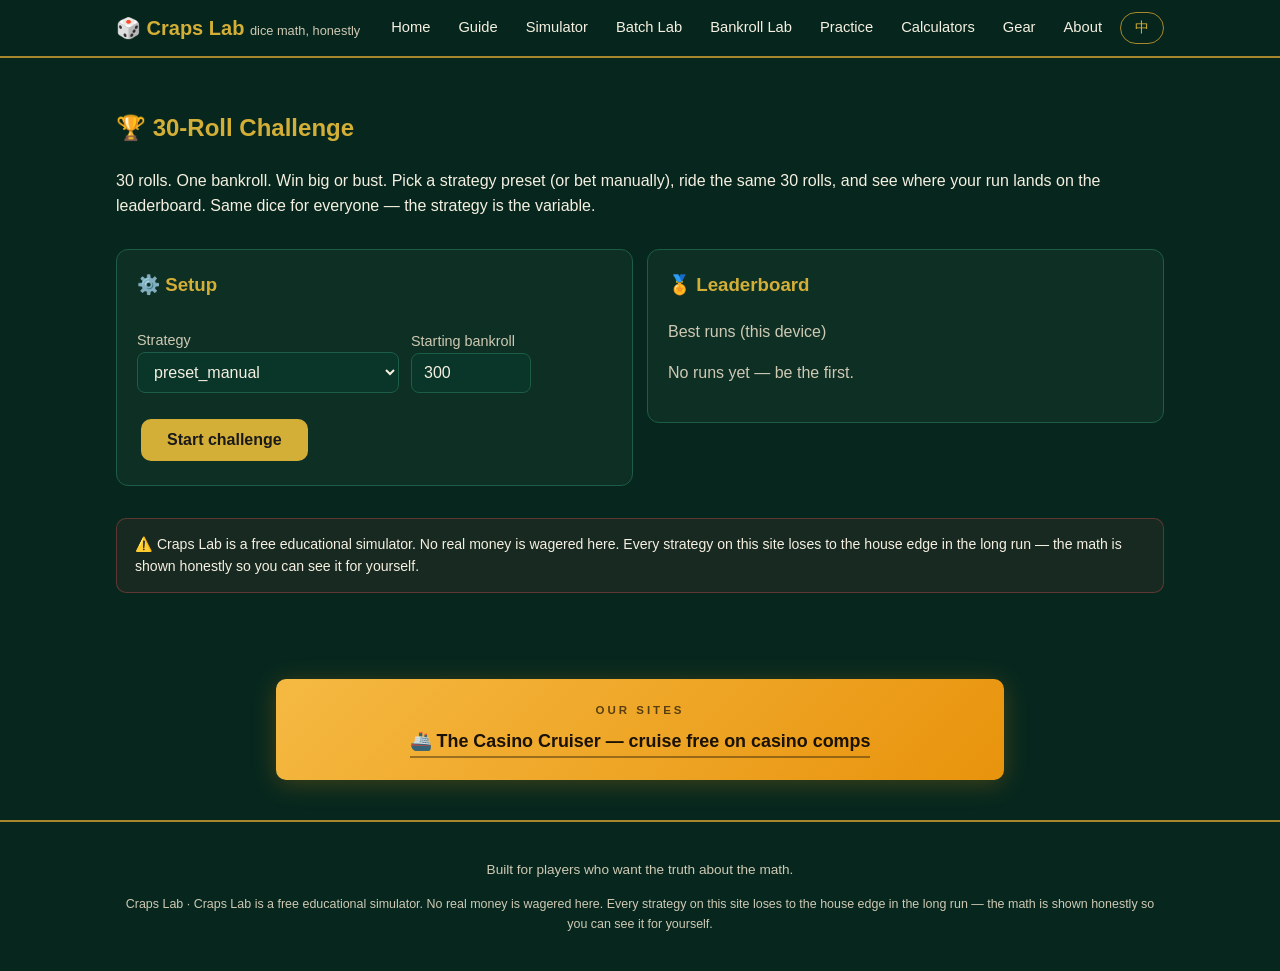
<file: challenge.html>
<!DOCTYPE html>
<html lang="en">
<head>
<script async src="https://www.googletagmanager.com/gtag/js?id=G-5MNHHTVX71"></script>
<script>
  window.dataLayer = window.dataLayer || [];
  function gtag(){dataLayer.push(arguments);}
  gtag('js', new Date());
  gtag('config', 'G-5MNHHTVX71');
</script>

<meta charset="utf-8">
<meta name="viewport" content="width=device-width, initial-scale=1">
<title>Craps Lab — 30-Roll Challenge</title>
<meta name="description" content="30 rolls. Win big or bust. Pick a strategy, ride 30 fixed rolls, and put your run on the leaderboard. Free, bilingual.">
<link rel="stylesheet" href="styles.css">
<script src="i18n.js"></script>
<script src="craps-engine.js"></script>
<script>
Object.assign(I18N.en,{
  ch_title:"🏆 30-Roll Challenge", ch_intro:"30 rolls. One bankroll. Win big or bust. Pick a strategy preset (or bet manually), ride the same 30 rolls, and see where your run lands on the leaderboard. Same dice for everyone — the strategy is the variable.",
  ch_bank:"Starting bankroll", ch_start:"Start challenge",
  ch_rolls_left:"rolls left", ch_score:"Final bankroll", ch_run:"Run the 30",
  ch_name:"Your name", ch_save:"Save to leaderboard", ch_board:"Leaderboard",
  ch_best:"Best runs (this device)", ch_empty:"No runs yet — be the first.",
  ch_you:"You", ch_strategy:"Strategy",
  ch_result_w:"🏆 New leaderboard entry!", ch_result:"Challenge complete",
  ch_again:"Run it again",
});
Object.assign(I18N.zh,{
  ch_title:"🏆 30 擲挑戰", ch_intro:"30 次擲骰。一筆賭本。要嘛大贏，要嘛歸零。選一個策略預設（或手動下注），走完同樣的 30 擲，看看你的成績在排行榜上排第幾。骰子對大家都一樣——變數是策略。",
  ch_bank:"起始賭本", ch_start:"開始挑戰",
  ch_rolls_left:"剩餘擲骰", ch_score:"最終賭本", ch_run:"跑完 30 擲",
  ch_name:"你的名字", ch_save:"存入排行榜", ch_board:"排行榜",
  ch_best:"最佳成績（本裝置）", ch_empty:"還沒有成績——來當第一個。",
  ch_you:"你", ch_strategy:"策略",
  ch_result_w:"🏆 新的排行榜紀錄！", ch_result:"挑戰完成",
  ch_again:"再挑戰一次",
});
let chEng=null, chMem={}, chEquity=[], chPending=null;
function board(){ try{ return JSON.parse(localStorage.getItem('crapslab_board')||'[]'); }catch(e){ return []; } }
function saveBoard(b){ localStorage.setItem('crapslab_board', JSON.stringify(b.slice(0,20))); }
function startChallenge(){
  const strat=document.getElementById('ch_strat').value;
  const bank=+document.getElementById('ch_bankv').value||300;
  chEng=new CrapsEngine({bankroll:bank, tableMin:5, tableMax:10000, oddsMax:'345',
    seed:(Math.random()*1e9)|0});
  chEng.startBankroll=bank; chMem={}; chEquity=[bank];
  document.getElementById('ch_play').style.display='block';
  document.getElementById('ch_done').style.display='none';
  document.getElementById('ch_rolls').innerHTML='';
  renderCh();
  log2('Challenge started: $'+bank+' · strategy: '+(strat==='manual'?'manual':sname(strat)));
}
function runThirty(){
  const strat=document.getElementById('ch_strat').value;
  for(let i=0;i<30;i++){
    if(strat!=='manual'&&STRATEGIES[strat]){ try{STRATEGIES[strat].fn(chEng,chMem);}catch(e){} }
    chEng.roll();
    chEquity.push(chEng.bankroll);
    if(chEng.bankroll<=0) break;
  }
  finishChallenge(strat);
}
function finishChallenge(strat){
  const final=chEng.bankroll, pl=final-chEng.startBankroll;
  const b=board();
  const entry={name:'', score:Math.round(final), pl:Math.round(pl), strat:strat==='manual'?'manual':sname(strat), date:new Date().toISOString().slice(0,10)};
  const qualifies = b.length<10 || final > b[b.length-1].score;
  chPending = entry;
  document.getElementById('ch_done').style.display='block';
  document.getElementById('ch_play').style.display='none';
  document.getElementById('ch_final').innerHTML=
    `<div class="stat-grid"><div class="stat"><div class="v">$${Math.round(final)}</div><div class="l">${t('ch_score')}</div></div>
     <div class="stat"><div class="v ${pl>=0?'pos':'neg'}">${pl>=0?'+':''}$${Math.round(pl)}</div><div class="l">P&L</div></div></div>
     ${qualifies?`<p class="big">${t('ch_result_w')}</p>
     <div class="rowflex"><label class="f">${t('ch_name')}<br><input type="text" id="ch_nm" maxlength="20" placeholder="Player 1"></label>
     <button class="btn" onclick="saveRun()">${t('ch_save')}</button></div>`
     :`<p>${t('ch_result')}</p>`}
     <button class="btn ghost mt" onclick="startChallenge()">${t('ch_again')}</button>`;
  drawCh();
  renderBoard();
}
function saveRun(){
  if(!chPending) return;
  const nm=(document.getElementById('ch_nm')||{}).value||'Player';
  chPending.name=nm;
  const b=board(); b.push(chPending); b.sort((a,c)=>c.score-a.score);
  saveBoard(b); renderBoard();
  document.getElementById('ch_done').innerHTML='<p class="big pos">✅ '+chPending.name.replace(/</g,'&lt;')+' — $'+chPending.score+'</p><button class="btn ghost mt" onclick="startChallenge()">'+t('ch_again')+'</button>';
  chPending=null;
}
function renderBoard(){
  const b=board(); const el=document.getElementById('board');
  if(!b.length){ el.innerHTML='<p class="muted">'+t('ch_empty')+'</p>'; return; }
  el.innerHTML='<table class="data"><tr><th>#</th><th>'+t('ch_name')+'</th><th>'+t('ch_strategy')+'</th><th class="num">'+t('ch_score')+'</th><th class="num">P&L</th></tr>'+
    b.map((e,i)=>`<tr><td>${i+1}</td><td>${e.name.replace(/</g,'&lt;')}</td><td>${e.strat}</td><td class="num">$${e.score}</td><td class="num ${e.pl>=0?'pos':'neg'}">${e.pl>=0?'+':''}$${e.pl}</td></tr>`).join('')+'</table>';
}
function renderCh(){
  if(!chEng) return;
  document.getElementById('ch_bank').innerHTML=`<div class="stat"><div class="v">$${Math.round(chEng.bankroll)}</div><div class="l">${t('bankroll_now')}</div></div>`;
  document.getElementById('ch_dice').innerHTML=
    `<div class="die">${dieSVG2(chEng.lastD1||1)}</div><div class="die">${dieSVG2(chEng.lastD2||1)}</div>`;
  drawCh();
}
function dieSVG2(v){
  const p={1:[50,50],2:[30,30,70,70],3:[30,30,50,50,70,70],4:[32,32,68,32,32,68,68,68],5:[32,32,68,32,50,50,32,68,68,68],6:[32,28,68,28,32,50,68,50,32,72,68,72]}[v];
  let c=''; for(let i=0;i<p.length;i+=2) c+=`<circle cx="${p[i]}" cy="${p[i+1]}" r="9" fill="#1a1a1a"/>`;
  return `<svg viewBox="0 0 100 100">${c}</svg>`;
}
function drawCh(){
  const c=document.getElementById('ch_chart'); if(!c||chEquity.length<2) return;
  const ctx=c.getContext('2d'); const W=c.width=c.offsetWidth*2, H=c.height=400;
  ctx.clearRect(0,0,W,H);
  const min=Math.min(...chEquity), max=Math.max(...chEquity), rg=(max-min)||1;
  const X=i=>i/29*W, Y=v=>H-20-((v-min)/rg)*(H-40);
  ctx.strokeStyle='#d4af37'; ctx.lineWidth=3; ctx.beginPath();
  chEquity.forEach((v,i)=> i?ctx.lineTo(X(i),Y(v)):ctx.moveTo(X(0),Y(v)));
  ctx.stroke();
}
function log2(m){ const el=document.getElementById('ch_rolls'); el.innerHTML='<div>'+m+'</div>'+el.innerHTML; }
function sname(k){ const n=STRATEGIES[k].name; return (typeof n==='object')?(LANG==='zh'?n.zh:n.en):n; }
function onLangChange(){
  const s=document.getElementById('ch_strat');
  s.innerHTML=`<option value="manual">${t('preset_manual')}</option>`+
    Object.keys(STRATEGIES).map(k=>`<option value="${k}">${sname(k)}</option>`).join('');
  renderBoard();
}
</script>
<script async src="https://pagead2.googlesyndication.com/pagead/js/adsbygoogle.js?client=ca-pub-2871648321226549" crossorigin="anonymous"></script>
</head>
<body>
<script>document.write(navHTML('challenge.html'));</script>
<div class="wrap"><section class="block">
<h1 style="color:var(--gold)" data-i18n="ch_title">🏆 30-Roll Challenge</h1>
<p data-i18n="ch_intro"></p>
<div class="grid cols2">
<div>
  <div class="card"><h3 style="color:var(--gold);margin-top:0">⚙️ Setup</h3>
    <div class="rowflex">
      <label class="f"><span data-i18n="ch_strategy">Strategy</span><br><select id="ch_strat"></select></label>
      <label class="f"><span data-i18n="ch_bank">Starting bankroll</span><br><input type="number" id="ch_bankv" value="300" style="width:120px"></label>
    </div>
    <div class="mt"><button class="btn" onclick="startChallenge()" data-i18n="ch_start">Start challenge</button></div>
  </div>
  <div class="card" id="ch_play" style="display:none">
    <div class="stat-grid" id="ch_bank"></div>
    <div class="dice" id="ch_dice"></div>
    <div class="center"><button class="btn" style="font-size:1.2rem" onclick="runThirty()" data-i18n="ch_run">Run the 30</button></div>
    <canvas class="chart" id="ch_chart" style="margin-top:12px"></canvas>
    <div class="log" id="ch_rolls" style="margin-top:12px"></div>
  </div>
  <div class="card" id="ch_done" style="display:none"><div id="ch_final"></div></div>
</div>
<div>
  <div class="card"><h3 style="color:var(--gold);margin-top:0">🏅 <span data-i18n="ch_board">Leaderboard</span></h3>
    <p class="muted" data-i18n="ch_best">Best runs (this device)</p>
    <div id="board"></div>
  </div>
</div>
</div>
<script>document.write(disclosure());</script>
</section></div>
<script>document.write(adSlot());</script>
<script>document.write(footerHTML());</script>
<script>onLangChange();renderBoard();</script>
</body>
</html>
</file>
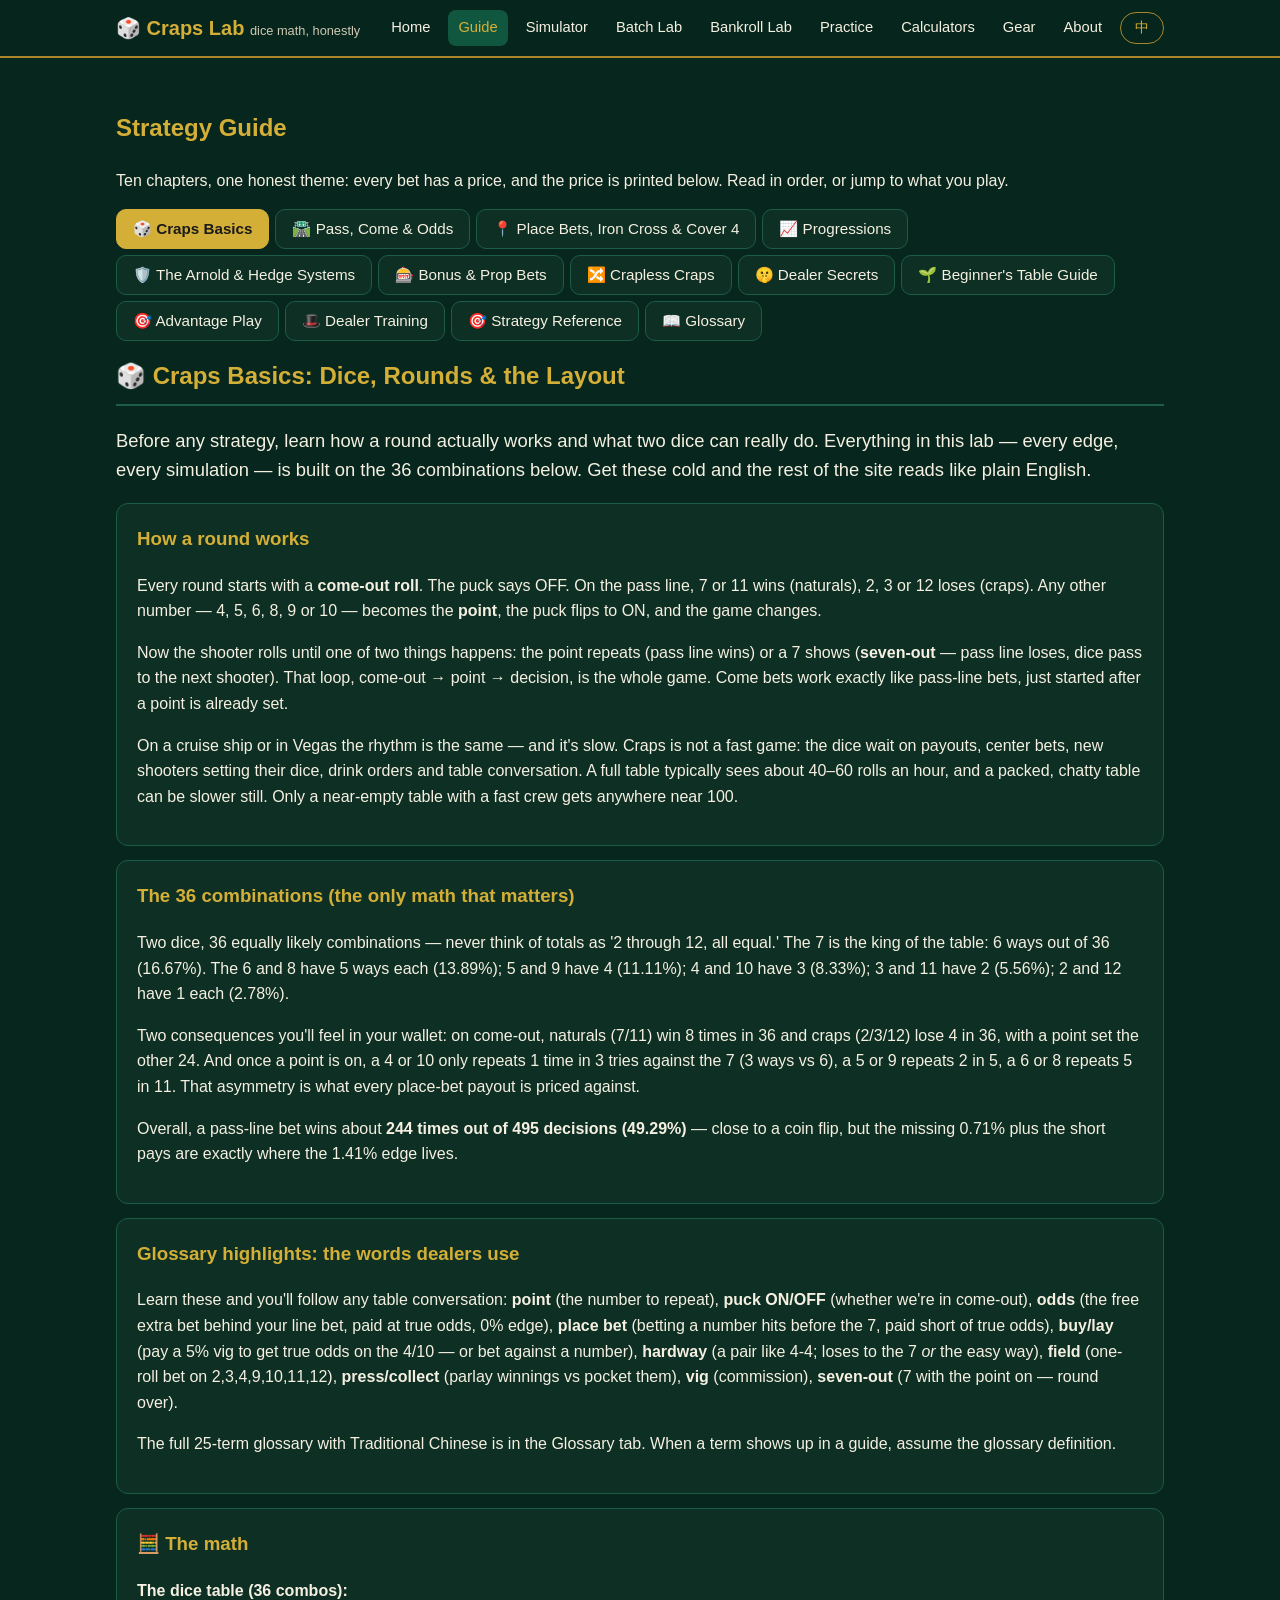
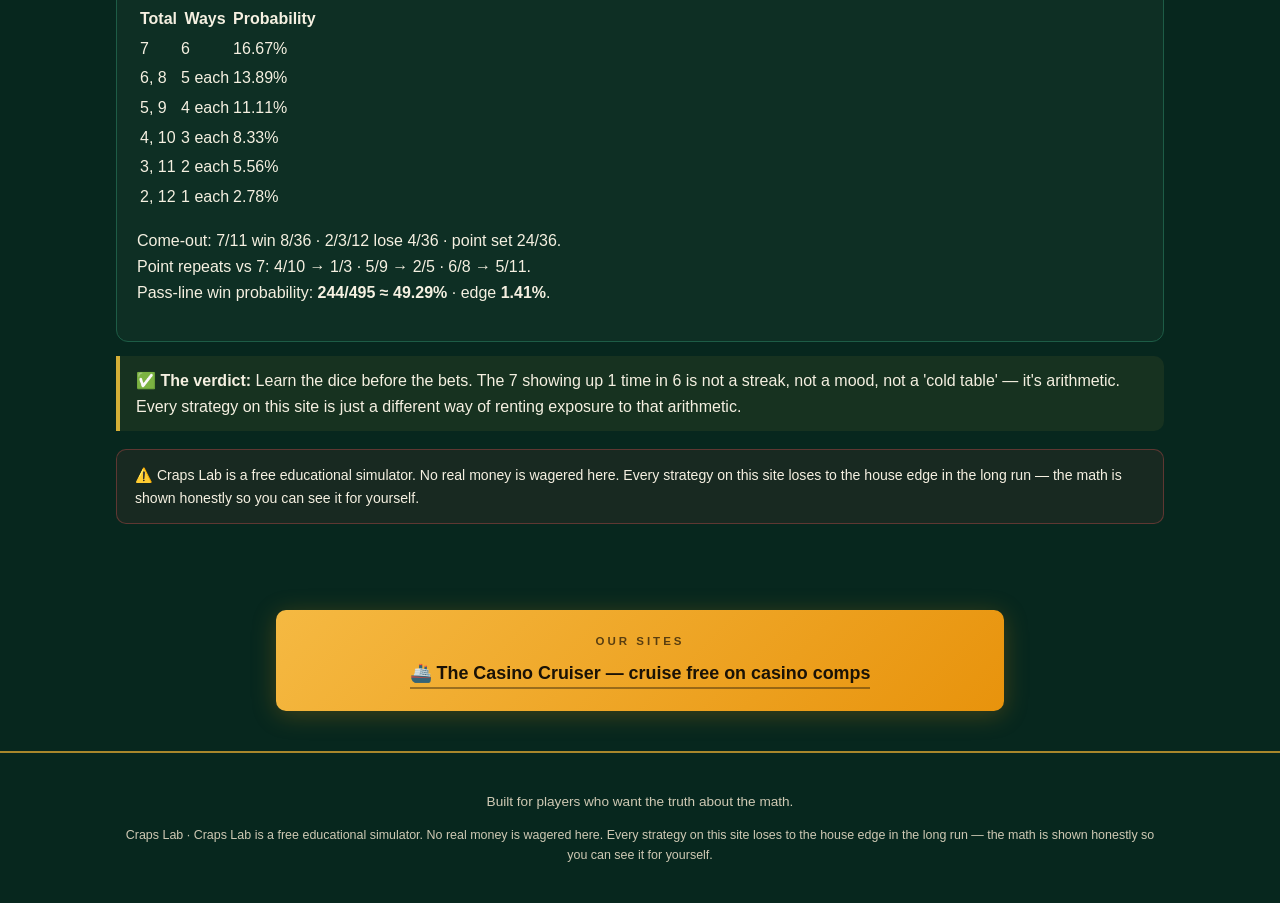
<file: guide.html>
<!DOCTYPE html>
<html lang="en">
<head>
<script async src="https://www.googletagmanager.com/gtag/js?id=G-5MNHHTVX71"></script>
<script>
  window.dataLayer = window.dataLayer || [];
  function gtag(){dataLayer.push(arguments);}
  gtag('js', new Date());
  gtag('config', 'G-5MNHHTVX71');
</script>

<meta charset="utf-8">
<meta name="viewport" content="width=device-width, initial-scale=1">
<title>Craps Lab — Strategy Guide</title>
<meta name="description" content="Bilingual craps strategy guides: dice math, pass & come, place bets, progressions, hedge systems, bonus bets, crapless. Honest edges, no hype.">
<link rel="stylesheet" href="styles.css">
<script src="i18n.js"></script>
<script src="content-a.js"></script>
<script src="content-b.js"></script>
<script src="dealer-content.js"></script>
<script src="craps-engine.js"></script>
<script>
if (typeof DEALER_GUIDE !== "undefined") GUIDES.push(DEALER_GUIDE);
Object.assign(I18N.en,{
  guide_title:"Strategy Guide", guide_intro:"Ten chapters, one honest theme: every bet has a price, and the price is printed below. Read in order, or jump to what you play.",
  glossary_h:"Glossary", glossary_d:"25 terms, EN + 中.",
  mathbox_h:"The math", verdict_h:"The verdict",
  strat_tab:"Strategy Reference", strat_intro:"Every preset in the Simulator, Batch Lab and Calculators, spelled out: the exact bets, the exact amounts, and what it costs you. Amounts below are what the preset actually places.",
  strat_how:"How it plays", strat_risk:"Money at risk", strat_math:"The math", strat_try:"▶ Test it in the simulator",
});
Object.assign(I18N.zh,{
  guide_title:"策略指南", guide_intro:"十個章節，一個誠實的主題：每種注都有價格，價格就印在下面。按順序讀，或直接跳到你玩的部分。",
  glossary_h:"術語表", glossary_d:"25 個術語，中英對照。",
  mathbox_h:"數學", verdict_h:"結論",
  strat_tab:"策略詳解", strat_intro:"模擬器、Batch Lab 與計算機裡的每個預設策略，完整說明：確切的注、確切的金額、以及代價。以下金額就是預設實際下的注。",
  strat_how:"玩法", strat_risk:"風險金額", strat_math:"數學", strat_try:"▶ 在模擬器中測試",
});
const STRAT_DET = {
flat10:{how:{en:"<b>Come-out:</b> $10 on the pass line, every time. That's it — no odds, no pressing, no hedging. After the point resolves, bet again.",
  zh:"<b>開骰：</b>每次 $10 過關線。就這樣——不加賠率、不加注、不對沖。點數結算後再下一次。"},
  risk:{en:"$10 at risk per decision.", zh:"每次結算風險 $10。"},
  math:{en:"1.41% house edge. A $10 bettor loses about 14¢ per decision — roughly $2/hour at a real table's pace.", zh:"莊家優勢 1.41%。$10 玩家每次結算約輸 14 美分——以真實桌面節奏每小時約輸 $2。"}},
molly:{how:{en:"<b>Come-out:</b> $10 on pass. <b>Point on:</b> put max 3-4-5x odds behind the line ($30 on 4/10, $40 on 5/9, $50 on 6/8), then place up to two $10 come bets and back each with the same 3-4-5x odds as they travel to a number.",
  zh:"<b>開骰：</b>$10 過關線。<b>點數成立：</b>線後加 3-4-5x 滿賠率（4/10 加 $30、5/9 加 $40、6/8 加 $50），再下最多兩個 $10 來注，走到號碼後同樣加滿賠率。"},
  risk:{en:"Up to $10 line + $50 odds + 2 × ($10 come + $50 odds) = $170 working.", zh:"最多 $10 線注 + $50 賠率 + 2 ×（$10 來注 + $50 賠率）= 檯上 $170。"},
  math:{en:"The odds bets pay at true odds (0% edge), so the combined edge drops to ~0.5% of total action — the lowest of any multi-bet system.", zh:"賠率注是真賠率（0% 優勢），所以整體優勢降到約 0.5%——所有多注系統中最低。"}},
dolly:{how:{en:"<b>Come-out:</b> $10 on don't pass. <b>Point on:</b> lay <b>$30 odds</b> behind it (wins $15 vs 4/10, $20 vs 5/9, $25 vs 6/8), then place up to two <b>$10 don't come</b> bets and lay $30 behind each as they travel.",
  zh:"<b>開骰：</b>$10 不過關。<b>點數成立：</b>後面<b>放 $30 賠率</b>（對 4/10 贏 $15、對 5/9 贏 $20、對 6/8 贏 $25），再下最多兩個 <b>$10 不來注</b>，走到號碼後各放 $30。"},
  risk:{en:"Up to 3 × ($10 flat + $30 lay) = $120 at risk; the lay odds risk more to win less, so swings hit the don't side harder per point made.", zh:"最多 3 ×（$10 本金 + $30 放注）= 風險 $120；放賠率是押多贏少，每被做一個點傷得比正向重。"},
  math:{en:"Don't pass is 1.36% flat; lay odds are 0%. Blended ≈0.3–0.5% of action — the same league as Molly, with opposite variance: you win on cold tables.", zh:"不過關本金 1.36%；放賠率 0%。綜合約 0.3–0.5%——跟 Molly 同級，波動相反：桌冷你贏。"}},
ironcross:{how:{en:"Wait for the point. Then place <b>$10 on 5, $12 on 6, $12 on 8</b> and <b>$10 on the field</b>. Every number except 7 pays something; a 7 wipes the whole $44.",
  zh:"等點數成立。然後 <b>$10 置 5、$12 置 6、$12 置 8</b>，加 <b>$10 field</b>。除了 7 每個號碼都贏；7 一出 $44 全滅。"},
  risk:{en:"$44 on the layout every point cycle.", zh:"每個點數週期檯上 $44。"},
  math:{en:"Wins ~83% of rolls but the 7 costs the full $44. Weighted edge ≈ 2.5–3% of action — a slow bleed disguised as constant wins.", zh:"約 83% 的擲骰都贏，但 7 出現就賠整組 $44。加權優勢約 2.5–3%——用不斷的小贏掩蓋緩慢失血。"}},
martingale:{how:{en:"$10 on pass. Lose → double the next pass bet ($20, $40, $80…). Win → back to $10. Stops only when the bankroll or table max breaks the chain.",
  zh:"$10 過關線。輸 → 下一把加倍（$20、$40、$80……）。贏 → 回到 $10。只有賭本或桌限能打斷纜。"},
  risk:{en:"Grows exponentially: 6 losses in a row demands a $640 bet to chase a $10 profit.", zh:"指數增長：連輸 6 次就要下 $640 去追 $10 的利潤。"},
  math:{en:"Same 1.41% edge as flat pass — the doubling only changes the shape of results: frequent small wins, rare catastrophic losses.", zh:"和 $10 平注一樣的 1.41% 優勢——加倍只改變結果形狀：頻繁的小贏、罕見的災難性大輸。"}},
arnold:{how:{en:"<b>Come-out:</b> $10 pass. <b>Point on:</b> put <b>$40 don't come</b>, then a <b>$10 come</b> bet. If the don't come falls, it's re-placed.",
  zh:"<b>開骰：</b>$10 過關線。<b>點數成立：</b>下 <b>$40 不來注</b>，再下 <b>$10 來注</b>。不來注輸了會重下。"},
  risk:{en:"$60 working per point cycle.", zh:"每個點數週期檯上 $60。"},
  math:{en:"Hedging two line bets doesn't cancel the edge — it doubles your exposure to it (~2.8% of action). The 'clever' feel is an illusion.", zh:"對沖兩條線並不會抵消優勢——只是讓你承受雙倍的莊家優勢（約 2.8%）。「聰明」的感覺是錯覺。"}},
cover4press:{how:{en:"<b>Point on:</b> place <b>$10 on 5, $10 on 9, $12 on 6, $12 on 8</b>. Every time one of these numbers hits, <b>press that number up one unit</b> ($5 on 5/9, $6 on 6/8) instead of collecting.",
  zh:"<b>點數成立：</b><b>$10 置 5、$10 置 9、$12 置 6、$12 置 8</b>。每中一次就把該號碼<b>加注一單位</b>（5/9 加 $5、6/8 加 $6），不收錢。"},
  risk:{en:"$44 to start; grows as it wins. A seven-out wipes whatever's working.", zh:"起始 $44，贏了會越滾越大。七出時檯上多少賠多少。"},
  math:{en:"Same ~2.7% edge on place bets as flat; pressing adds variance, not edge — bigger swings around the same expected loss.", zh:"置注優勢和和局一樣約 2.7%；加注只放大波動，不改變優勢——期望損失相同，起伏更大。"}},
cover4collect:{how:{en:"Same $10/$10/$12/$12 inside setup as press, but <b>pocket every win</b> — never press.",
  zh:"和加注版一樣的 $10/$10/$12/$12 內圍開局，但<b>每次中獎都收下</b>——絕不加注。"},
  risk:{en:"$44 fixed on the layout per cycle; profits leave the table as they're won.", zh:"每周期固定 $44 在檯上；贏的錢直接離檯。"},
  math:{en:"Same edge as press (~2.7% on place action); collecting is simply the lower-variance twin.", zh:"和加注版一樣的優勢（約 2.7%）；收注版只是波動較小的雙胞胎。"}},
oneThreeTwoFive:{how:{en:"Pass line only. Bet <b>1 unit ($10)</b> → win → <b>3 units ($30)</b> → win → <b>2 units ($20)</b> → win → <b>5 units ($50)</b>. Any loss or a completed run resets to $10.",
  zh:"只玩過關線。<b>1 單位（$10）</b> → 贏 → <b>3 單位（$30）</b> → 贏 → <b>2 單位（$20）</b> → 贏 → <b>5 單位（$50）</b>。輸一次或走完就回到 $10。"},
  risk:{en:"Max $50 on the line during a streak; 4 straight wins nets +$120 on $10 risked.", zh:"連贏時線上最多 $50；連贏 4 次用 $10 本金賺 +$120。"},
  math:{en:"Positive progression riding wins; edge stays 1.41% — it redistributes outcomes toward streak-dependent jackpots and slow grinds.", zh:"正向纜搭順風車；優勢維持 1.41%——只是把結果重分配成靠連贏的大獎和緩慢的磨損。"}},
dpLayHedge:{how:{en:"<b>Come-out:</b> $30 don't pass. <b>Point on:</b> place <b>$15 on 4 and $15 on 10</b>; if the point is 5/6/8/9, add a <b>$30 lay</b> against it. The first 4/10 hit pays $27 → take the places AND the lay down and freeroll the don't pass.",
  zh:"<b>開骰：</b>$30 不過關。<b>點數成立：</b><b>$15 置 4、$15 置 10</b>；點數是 5/6/8/9 就再加 <b>$30 放注</b>對沖。4/10 先中就付 $27 → 把置注和放注全收下，不不過關進入 freeroll。"},
  risk:{en:"$60+ working at setup; if the point repeats before 4/10 hits, it's -$60.", zh:"開局檯上 $60+；4/10 先中之前點數重現就是 -$60。"},
  math:{en:"Engineered so the common case (4/10 lands first) feels free — but the point-repeats case costs more than the freerolls earn. Net edge ~2%.", zh:"設計讓常見情況（4/10 先中）感覺免費——但點數重現的代價超過 freeroll 的收益。淨優勢約 2%。"}},
inside110:{how:{en:"<b>Point on:</b> place <b>$25 on 5, $25 on 9, $30 on 6, $30 on 8</b> ($110 inside). The <b>first hit pays $35 → regress everything to $22 across</b> ($5/$5/$6/$6), locking +$13. Ride the rest.",
  zh:"<b>點數成立：</b><b>$25 置 5、$25 置 9、$30 置 6、$30 置 8</b>（內圍 $110）。<b>第一擊付 $35 → 全部回歸到 $22</b>（$5/$5/$6/$6），鎖定 +$13。之後 freeroll。"},
  risk:{en:"$110 at risk until the first hit; $22 after regression.", zh:"第一擊之前風險 $110；回歸後只剩 $22。"},
  math:{en:"Regression cuts exposure fast — the system's virtue. Still ~2.7% on place action; the +$13 lock is real, the seven-out on the first two rolls still hurts.", zh:"回歸快速降低曝險——這就是這套系統的優點。置注優勢仍約 2.7%；+$13 鎖定是真的，但前兩擲就七出一樣痛。"}},
reg68_24:{how:{en:"<b>Point on:</b> <b>$12 on 6 and $12 on 8</b>. First hit pays $14 → <b>drop both to $6</b> and leave them. +$2 locked on $24 risked.",
  zh:"<b>點數成立：</b><b>6 和 8 各 $12</b>。第一擊付 $14 → <b>降到各 $6</b> 留著。$24 風險鎖定 +$2。"},
  risk:{en:"$24 at risk, dropping to $12 after the first hit.", zh:"風險 $24，第一擊後降到 $12。"},
  math:{en:"Minimalist regression on the two lowest-edge place numbers (1.52%). One of the cheapest ways to have action on every roll.", zh:"在兩個優勢最低的置注號碼（1.52%）上做最小回歸。想每擲都有戲看的最便宜方案之一。"}},
inside22:{how:{en:"<b>Point on:</b> <b>$5 on 5, $5 on 9, $6 on 6, $6 on 8</b> ($22 inside). Take down the <b>first two hits</b> outright — no pressing — and leave ~$10 working.",
  zh:"<b>點數成立：</b><b>$5 置 5、$5 置 9、$6 置 6、$6 置 8</b>（內圍 $22）。<b>前兩擊直接全收</b>——不加注——檯上留約 $10。"},
  risk:{en:"$22 total; about +$4 banked after two hits with $10 still working.", zh:"總共 $22；兩擊後約收 +$4，檯上還留 $10。"},
  math:{en:"A tiny two-step hit-and-run. Edge ~2.7% on what's working; the structure just limits how long you pay it.", zh:"微型兩步打帶跑。檯上注的優勢約 2.7%；這結構只是限制你付優勢的時間。"}},
reno12:{how:{en:"<b>Point on:</b> <b>$6 on 6 and $6 on 8</b>. First hit → <b>take both down completely</b> and wait for the hand to end. The simplest one-hit system there is.",
  zh:"<b>點數成立：</b><b>6 和 8 各 $6</b>。第一擊 → <b>全部收下</b>，等這輪結束。最簡單的一擊系統。"},
  risk:{en:"$12 max per hand, usually far less.", zh:"每輪最多 $12，通常遠低於此。"},
  math:{en:"One-hit-and-out on 1.52%-edge numbers. You pay the edge for about one roll per hand — hard to do cheaper with action on the felt.", zh:"在 1.52% 優勢的號碼上一擊就走。每輪約只付一次擲骰的優勢——想在檯上有注又這麼便宜很難。"}},
};
let guideTab = 'basics';
function pickLang(o){ return (LANG==='zh'?o.zh:o.en) || o.en; }
function renderGuide(){
  const tabs = document.getElementById('gtabs');
  const pane = document.getElementById('gpane');
  tabs.innerHTML = GUIDES.map(g=>
    `<button class="tab${g.id===guideTab?' active':''}" onclick="guideTab='${g.id}';renderGuide()">${g.icon} ${pickLang(g.title).split(':')[0]}</button>`
  ).join('') + `<button class="tab${guideTab==='strategies'?' active':''}" onclick="guideTab='strategies';renderGuide()">🎯 ${t('strat_tab')}</button>` + `<button class="tab${guideTab==='glossary'?' active':''}" onclick="guideTab='glossary';renderGuide()">📖 ${t('glossary_h')}</button>`;
  if(guideTab==='strategies'){
    pane.innerHTML = `<p class="big">${t('strat_intro')}</p>` +
      Object.keys(STRATEGIES).map(k=>{ const d=STRAT_DET[k]; if(!d) return '';
        return `<div class="card"><h3 style="color:var(--gold);margin-top:0">${pickLang(STRATEGIES[k].name)}</h3>
        <p>${pickLang(STRATEGIES[k].desc)}</p>
        <p><b>${t('strat_how')}:</b> ${pickLang(d.how)}</p>
        <p><b>${t('strat_risk')}:</b> ${pickLang(d.risk)}</p>
        <p><b>🧮 ${t('strat_math')}:</b> ${pickLang(d.math)}</p>
        <a class="btn small" href="simulator.html">${t('strat_try')}</a></div>`; }).join('');
    return;
  }
  if(guideTab==='glossary'){
    pane.innerHTML = `<p class="muted">${t('glossary_d')}</p>
      <table class="data"><tr><th>EN</th><th>中</th><th></th></tr>
      ${GLOSSARY.map(g=>`<tr><td><b>${g.en}</b></td><td><b>${g.zh}</b></td><td>${pickLang(g.def)}</td></tr>`).join('')}
      </table>`;
    return;
  }
  const g = GUIDES.find(x=>x.id===guideTab);
  pane.innerHTML = `
    <h2 class="sec">${g.icon} ${pickLang(g.title)}</h2>
    <p class="big">${pickLang(g.intro)}</p>
    ${g.sections.map(s=>`<div class="card"><h3 style="color:var(--gold);margin-top:0">${pickLang(s.h)}</h3>${pickLang(s.body)}</div>`).join('')}
    <div class="card"><h3 style="color:var(--gold);margin-top:0">🧮 ${t('mathbox_h')}</h3>${pickLang(g.mathBox)}</div>
    <div class="callout"><b>✅ ${t('verdict_h')}:</b> ${pickLang(g.verdict)}</div>`;
  window.scrollTo({top:0,behavior:'smooth'});
}
function onLangChange(){ renderGuide(); }
</script>
<script async src="https://pagead2.googlesyndication.com/pagead/js/adsbygoogle.js?client=ca-pub-2871648321226549" crossorigin="anonymous"></script>
</head>
<body>
<script>document.write(navHTML('guide.html'));</script>
<div class="wrap">
  <section class="block">
    <h1 style="color:var(--gold)" data-i18n="guide_title">Strategy Guide</h1>
    <p data-i18n="guide_intro">Nine chapters...</p>
    <div class="tabs" id="gtabs"></div>
    <div id="gpane"></div>
    <script>document.write(disclosure());</script>
  </section>
</div>
<script>document.write(adSlot());</script>
<script>document.write(footerHTML());</script>
<script>renderGuide();</script>
</body>
</html>
</file>
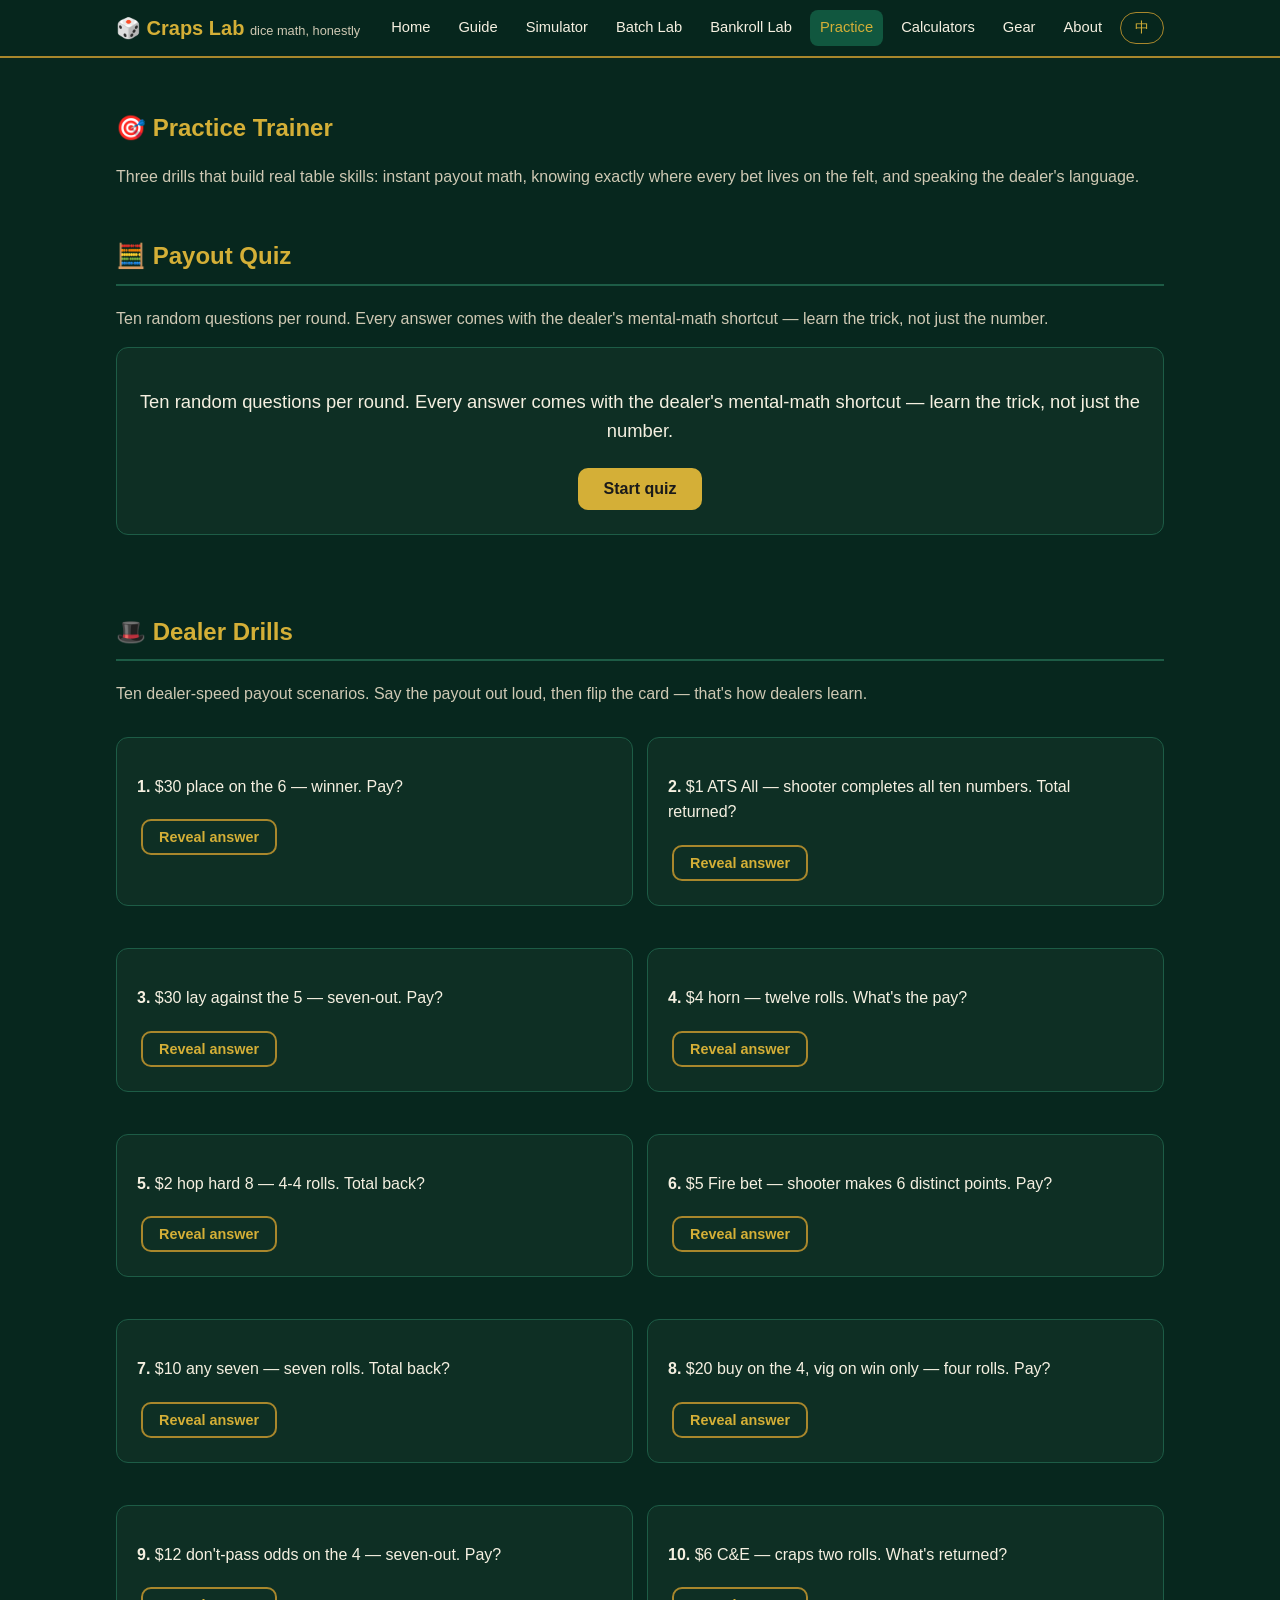
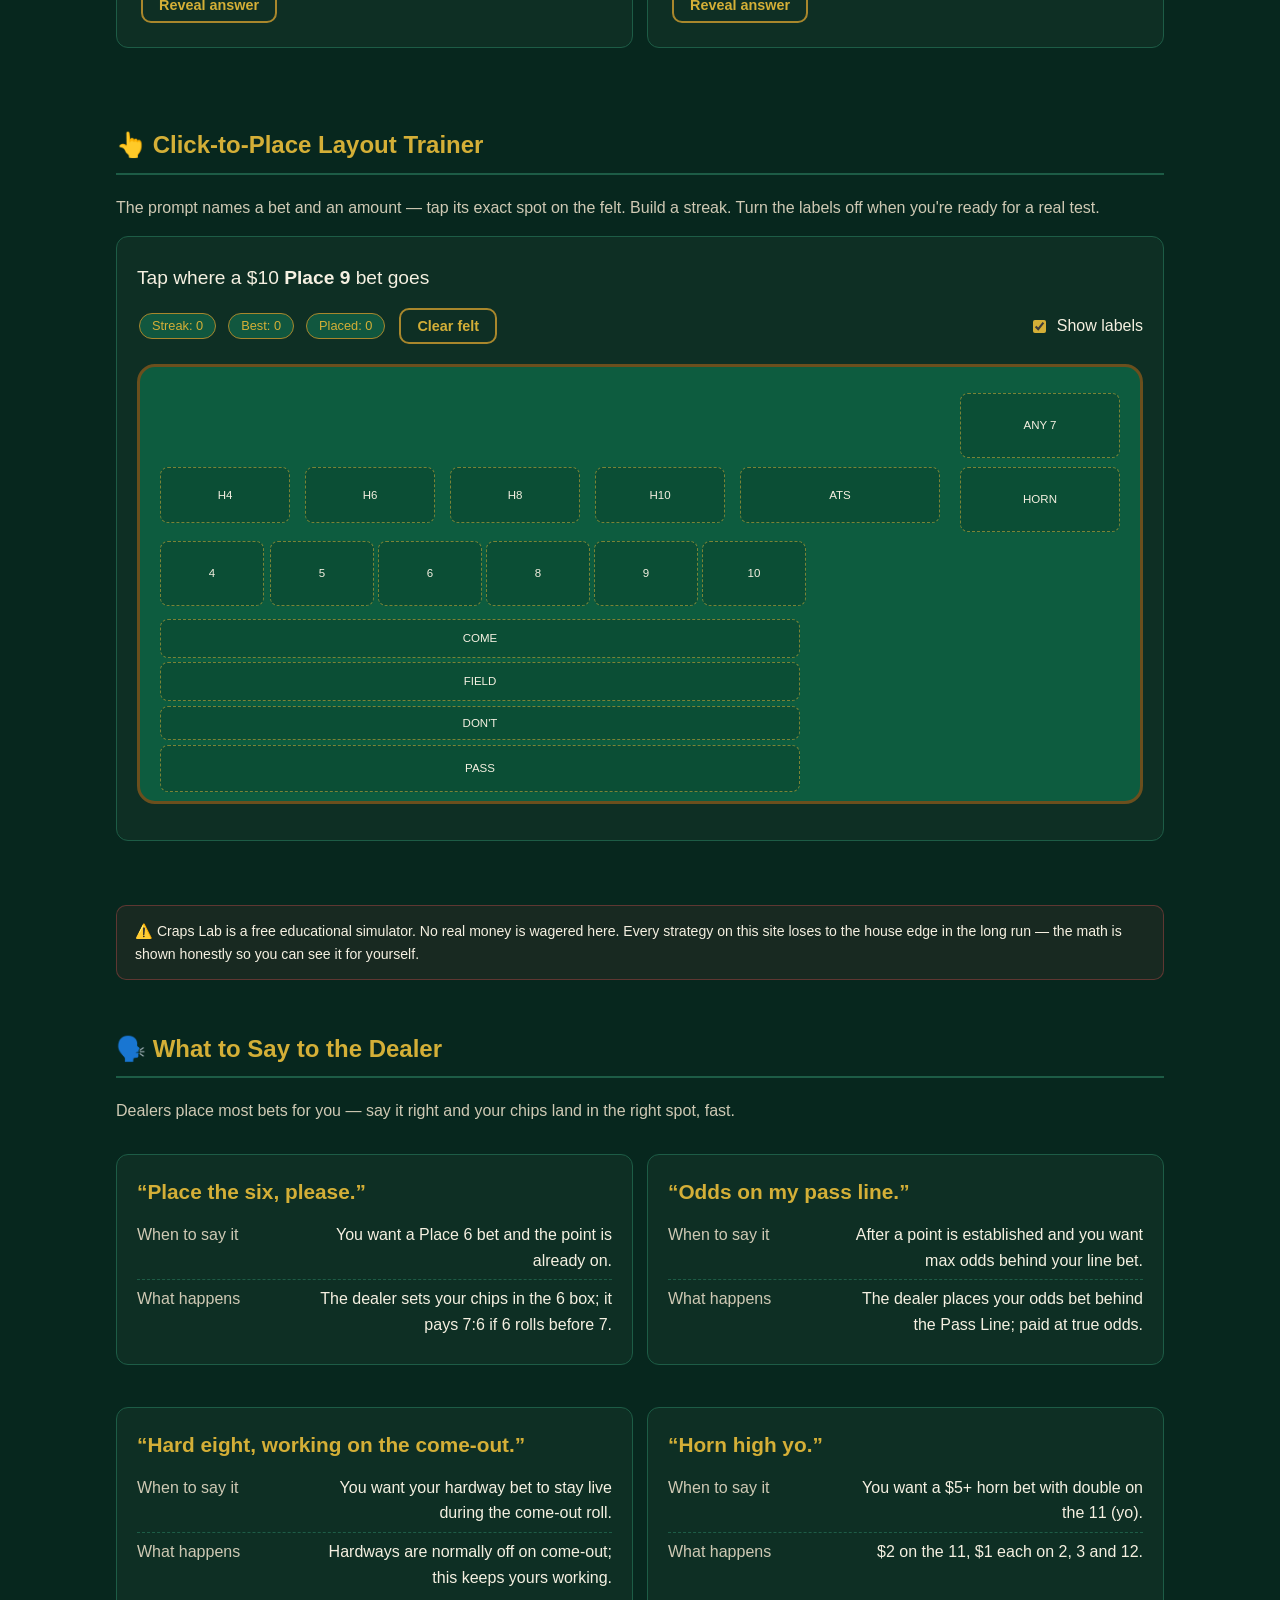
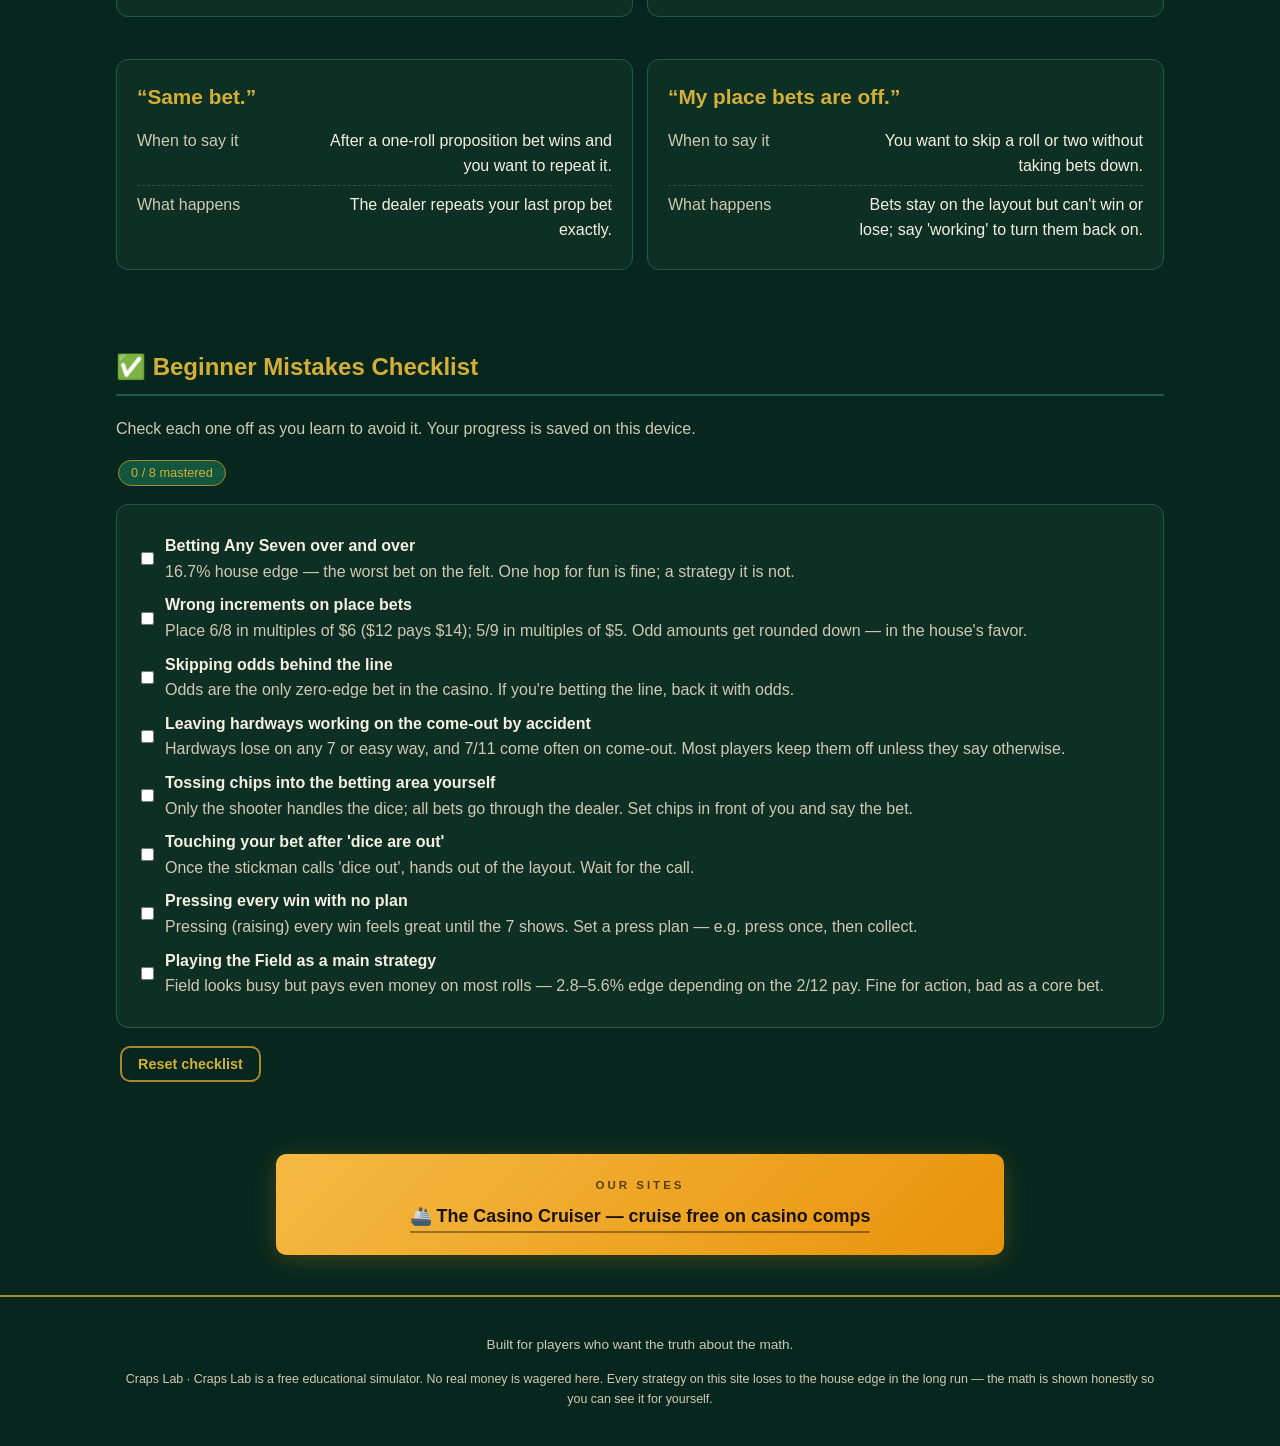
<file: practice.html>
<!DOCTYPE html>
<html lang="en">
<head>
<script async src="https://www.googletagmanager.com/gtag/js?id=G-5MNHHTVX71"></script>
<script>
  window.dataLayer = window.dataLayer || [];
  function gtag(){dataLayer.push(arguments);}
  gtag('js', new Date());
  gtag('config', 'G-5MNHHTVX71');
</script>

<meta charset="utf-8">
<meta name="viewport" content="width=device-width, initial-scale=1">
<title>Craps Lab — Practice Trainer</title>
<meta name="description" content="Payout quizzes with dealer mental-math shortcuts, a click-to-place felt trainer, dealer phrase scripts, and a beginner mistakes checklist. Free, bilingual EN/中.">
<link rel="stylesheet" href="styles.css">
<script src="i18n.js"></script>
<script src="content-a.js"></script>
<script src="content-b.js"></script>
<script src="dealer-content.js"></script>
<script>
/* Practice-page chrome strings (merged into the global I18N bank) */
Object.assign(I18N.en,{
  prac_title:"Practice Trainer",
  prac_intro:"Three drills that build real table skills: instant payout math, knowing exactly where every bet lives on the felt, and speaking the dealer's language.",
  quiz_h:"Payout Quiz",
  quiz_d:"Ten random questions per round. Every answer comes with the dealer's mental-math shortcut — learn the trick, not just the number.",
  quiz_start:"Start quiz", quiz_score:"Score", quiz_next:"Next →", quiz_results:"See results →",
  quiz_done_h:"Round complete!", quiz_again:"Play again", quiz_best:"Best round",
  drills_h:"Dealer Drills", drills_d:"Ten dealer-speed payout scenarios. Say the payout out loud, then flip the card — that's how dealers learn.", drills_reveal:"Reveal answer",
  trainer_h:"Click-to-Place Layout Trainer",
  trainer_d:"The prompt names a bet and an amount — tap its exact spot on the felt. Build a streak. Turn the labels off when you're ready for a real test.",
  trainer_tap:"Tap where a {amt} {bet} bet goes",
  trainer_streak:"Streak", trainer_best:"Best", trainer_hits:"Placed",
  trainer_clear:"Clear felt", trainer_labels:"Show labels",
  dealer_h:"What to Say to the Dealer",
  dealer_d:"Dealers place most bets for you — say it right and your chips land in the right spot, fast.",
  dealer_when:"When to say it", dealer_means:"What happens",
  mis_h:"Beginner Mistakes Checklist",
  mis_d:"Check each one off as you learn to avoid it. Your progress is saved on this device.",
  mis_reset:"Reset checklist", mis_progress:"mastered"
});
Object.assign(I18N.zh,{
  prac_title:"練習教練",
  prac_intro:"三種訓練，練出真功夫：即時賠付心算、每個注在桌上的確切位置、以及跟荷官溝通的語言。",
  quiz_h:"賠付測驗",
  quiz_d:"每輪十題隨機測驗。每題都附荷官心算捷徑——學會技巧，不只背數字。",
  quiz_start:"開始測驗", quiz_score:"得分", quiz_next:"下一題 →", quiz_results:"看結果 →",
  quiz_done_h:"本輪結束！", quiz_again:"再玩一次", quiz_best:"最佳成績",
  drills_h:"荷官特訓", drills_d:"十個荷官速度的賠付情境。大聲說出賠付金額再翻牌——荷官就是這樣練的。", drills_reveal:"翻開答案",
  trainer_h:"下注版點擊練習",
  trainer_d:"題目會說出注名與金額——點一下它在桌上的確切位置。累積連對；準備好接受真正考驗時就把標籤關掉。",
  trainer_tap:"點一下 {amt} {bet} 該放的位置",
  trainer_streak:"連對", trainer_best:"最佳", trainer_hits:"已放置",
  trainer_clear:"清除桌面", trainer_labels:"顯示標籤",
  dealer_h:"跟荷官這樣說",
  dealer_d:"多數注由荷官幫你放——說得對，籌碼又快又準到位。",
  dealer_when:"什麼時候說", dealer_means:"會發生什麼事",
  mis_h:"新手錯誤檢查清單",
  mis_d:"學會避開每一項就打勾。進度存在這台裝置上。",
  mis_reset:"重設清單", mis_progress:"已掌握"
});
</script>
<style>
.lz.badflash{border-color:var(--red)!important;background:rgba(224,82,82,.45)!important;animation:shake .3s}
.lz.goodflash{border-color:var(--green)!important;background:rgba(76,175,125,.35)!important}
@keyframes shake{25%{transform:translateX(-4px)}50%{transform:translateX(4px)}75%{transform:translateX(-2px)}}
#felt.hidelab .zlab{display:none}
.hud{display:flex;gap:8px;flex-wrap:wrap;align-items:center;margin:10px 0}
.prompt{font-size:1.2rem;margin:6px 0 4px}
.say{font-size:1.3rem;color:var(--gold);font-weight:800;margin-bottom:8px}
.layout{min-height:440px}
</style>
<!-- AdSense: paste verification/auto-ads script here -->
<script async src="https://pagead2.googlesyndication.com/pagead/js/adsbygoogle.js?client=ca-pub-2871648321226549" crossorigin="anonymous"></script>
</head>
<body>
<script>document.write(navHTML('practice.html'));</script>

<div class="wrap">
  <section class="block" style="padding-bottom:0">
    <h1 style="color:var(--gold);margin-bottom:4px">🎯 <span data-i18n="prac_title"></span></h1>
    <p class="muted" data-i18n="prac_intro"></p>
  </section>

  <section class="block">
    <h2 class="sec">🧮 <span data-i18n="quiz_h"></span></h2>
    <p class="muted" data-i18n="quiz_d"></p>
    <div id="quizBox"></div>
  </section>

  <section class="block">
    <h2 class="sec">🎩 <span data-i18n="drills_h"></span></h2>
    <p class="muted" data-i18n="drills_d"></p>
    <div id="drillsBox"></div>
  </section>

  <section class="block">
    <h2 class="sec">👆 <span data-i18n="trainer_h"></span></h2>
    <p class="muted" data-i18n="trainer_d"></p>
    <div class="card">
      <div class="prompt" id="tprompt"></div>
      <div class="hud">
        <span class="pill" id="tstreak"></span>
        <span class="pill" id="tbest"></span>
        <span class="pill" id="thits"></span>
        <button class="btn small ghost" id="tclearbtn" onclick="clearFelt()"></button>
        <label class="checkrow" style="margin:0 0 0 auto"><input type="checkbox" id="labtoggle" onchange="toggleLabels(this)"><span id="labt"></span></label>
      </div>
      <div class="layout" id="felt"></div>
    </div>
  </section>

  <script>document.write(disclosure());</script>

  <section class="block">
    <h2 class="sec">🗣️ <span data-i18n="dealer_h"></span></h2>
    <p class="muted" data-i18n="dealer_d"></p>
    <div class="grid cols2" id="phrasesBox"></div>
  </section>

  <section class="block">
    <h2 class="sec">✅ <span data-i18n="mis_h"></span></h2>
    <p class="muted" data-i18n="mis_d"></p>
    <div id="misBox"></div>
  </section>

  </div>

<script>
/* ================= Practice Trainer logic ================= */
/* Defensive data: use content.js banks when present, else built-in fallbacks */
var FALLBACK_QUIZ = [
 {q:{en:"The Pass Line pays…",zh:"過關線（Pass Line）的賠率是……"},
  choices:[{en:"1 to 1",zh:"1 賠 1"},{en:"2 to 1",zh:"2 賠 1"},{en:"7 to 6",zh:"7 賠 6"},{en:"6 to 5",zh:"6 賠 5"}],
  answer:0,
  explain:{en:"Pass Line is an even-money bet: a $10 winner gets the $10 stake back plus $10 profit.",zh:"過關線是等額賠付：$10 的注贏了，拿回 $10 本金再加 $10 獲利。"},
  tip:{en:"Dealer shortcut: even-money just means 'hand back an identical stack.'",zh:"荷官心算：等額賠付就是把同樣一疊籌碼再交給你。"}},
 {q:{en:"$12 on Place 6 wins. Your profit is…",zh:"$12 的置注 6（Place 6）贏了，獲利是……"},
  choices:[{en:"$12",zh:"$12"},{en:"$14",zh:"$14"},{en:"$18",zh:"$18"},{en:"$10",zh:"$10"}],
  answer:1,
  explain:{en:"Place 6 and 8 pay 7 to 6. $12 × 7/6 = $14 profit.",zh:"置注 6 和 8 賠 7:6，$12 × 7/6 = $14 獲利。"},
  tip:{en:"For 6/8 always bet in multiples of $6 — $12 pays $14, $18 pays $21.",zh:"6 和 8 永遠用 $6 的倍數下——$12 賠 $14，$18 賠 $21。"}},
 {q:{en:"$10 Field bet, the 12 rolls on a table paying triple on 12. Profit?",zh:"$10 的 Field，開出 12（本桌 12 賠三倍），獲利？"},
  choices:[{en:"$10",zh:"$10"},{en:"$20",zh:"$20"},{en:"$30",zh:"$30"},{en:"$15",zh:"$15"}],
  answer:2,
  explain:{en:"Field pays 2:1 on the 2 and 2:1 or 3:1 on the 12. Triple: $10 × 3 = $30 profit.",zh:"Field 的 2 賠 2 倍，12 賠 2 或 3 倍。三倍時：$10 × 3 = $30 獲利。"},
  tip:{en:"Check the felt first: some tables pay only double on 12 — it changes the edge.",zh:"先看桌布：有些桌 12 只賠兩倍，莊家優勢完全不同。"}},
 {q:{en:"Any Seven pays…",zh:"Any Seven 的賠率是……"},
  choices:[{en:"4 to 1",zh:"4 賠 1"},{en:"7 to 1",zh:"7 賠 1"},{en:"5 to 1",zh:"5 賠 1"},{en:"3 to 1",zh:"3 賠 1"}],
  answer:0,
  explain:{en:"Any Seven pays 4 to 1 — a $5 chip wins $20. But 6 of 36 combos make 7, so true odds are 5 to 1.",zh:"Any Seven 賠 4:1——$5 的注贏 $20。但 36 種組合中有 6 種是 7，真實賠率是 5:1。"},
  tip:{en:"'Any seven' is dealer shorthand — one word, one hop.",zh:"跟荷官說 'any seven'，一個詞、一擲即決。"}},
 {q:{en:"$5 on Hard 8, and 4-4 rolls. Profit?",zh:"$5 的硬八（Hard 8），開出 4-4，獲利？"},
  choices:[{en:"$45",zh:"$45"},{en:"$35",zh:"$35"},{en:"$40",zh:"$40"},{en:"$25",zh:"$25"}],
  answer:0,
  explain:{en:"Hard 6/8 pay 9 to 1; Hard 4/10 pay 7 to 1. $5 × 9 = $45 profit.",zh:"硬 6/8 賠 9:1，硬 4/10 賠 7:1。$5 × 9 = $45 獲利。"},
  tip:{en:"Hardways are off on the come-out unless you say 'working' — know before you bet.",zh:"開骰時硬式注預設是關的，除非你說 working——下注前先搞清楚。"}},
 {q:{en:"Don't Pass on the come-out, the roll is 12. What happens?",zh:"不過關線（Don't Pass）在開骰擲出 12，會怎樣？"},
  choices:[{en:"You lose",zh:"你輸了"},{en:"Push — bet returned",zh:"和局退注"},{en:"You win",zh:"你贏了"},{en:"Barred — house keeps it",zh:"被擋下，莊家沒收"}],
  answer:1,
  explain:{en:"The 12 is 'barred' on Don't Pass come-out: it's a push and your bet is returned.",zh:"12 在 Don't Pass 開骰是被 'bar' 的：和局，退還注金。"},
  tip:{en:"Say 'twelve bar' — dealers know it as the don't side's come-out shield.",zh:"記住 'twelve bar'——這是不過關方在開骰的護身符。"}},
 {q:{en:"Point is 6. You have $10 odds behind your Pass Line bet. The 6 rolls — the odds pay…",zh:"點數是 6，過關線後面加了 $10 賠率注。開出 6，賠率注賠……"},
  choices:[{en:"$10",zh:"$10"},{en:"$12",zh:"$12"},{en:"$15",zh:"$15"},{en:"$20",zh:"$20"}],
  answer:1,
  explain:{en:"Odds on 6/8 pay 6 to 5: $10 × 6/5 = $12.",zh:"6/8 的賠率注賠 6:5：$10 × 6/5 = $12。"},
  tip:{en:"6:5 is the same ratio as a Place 6 — odds just pay it at true odds with no markup.",zh:"6:5 跟置注 6 同比率——賠率注直接給真賠率，沒有加價。"}},
 {q:{en:"Point is 4. Your $10 Pass Line odds win how much?",zh:"點數是 4，$10 的過關線賠率注贏多少？"},
  choices:[{en:"$10",zh:"$10"},{en:"$15",zh:"$15"},{en:"$18",zh:"$18"},{en:"$20",zh:"$20"}],
  answer:3,
  explain:{en:"Odds on 4/10 pay true 2 to 1: $10 wins $20.",zh:"4/10 的賠率注賠真實賠率 2:1：$10 贏 $20。"},
  tip:{en:"4/10 odds are the best value on the table — 2:1 true odds, zero house edge.",zh:"4/10 的賠率注是全桌最划算的——2:1 真賠率，零莊家優勢。"}},
 {q:{en:"A Horn bet covers which numbers?",zh:"Horn 注包含哪幾個數字？"},
  choices:[{en:"2, 3, 11, 12",zh:"2、3、11、12"},{en:"2, 4, 6, 8",zh:"2、4、6、8"},{en:"7, 11",zh:"7、11"},{en:"Any craps",zh:"所有 craps"}],
  answer:0,
  explain:{en:"One Horn wager splits across 2, 3, 11 and 12.",zh:"一個 Horn 注一次分壓 2、3、11、12 四個數字。"},
  tip:{en:"'Horn high' plus a number loads extra on it — e.g. 'horn high yo' doubles the 11.",zh:"'Horn high' 加數字可以加重其中一個——例如 'horn high yo' 讓 11 變雙倍。"}},
 {q:{en:"You place a Come bet; the very next roll is 11. What happens?",zh:"下了 Come 注，下一擲馬上開出 11，會怎樣？"},
  choices:[{en:"Wins 1:1",zh:"贏 1:1"},{en:"Travels to the 11",zh:"移到 11 的格子"},{en:"Loses",zh:"輸了"},{en:"Pushes",zh:"和局"}],
  answer:0,
  explain:{en:"A Come bet works like a Pass Line bet on the next roll: 7 or 11 wins immediately.",zh:"Come 注就像下一擲的過關線：7 或 11 馬上贏。"},
  tip:{en:"Say 'come bet' as you toss the chips — the dealer drops it in the Come box for you.",zh:"丟籌碼時說 'come bet'——荷官會幫你放到 Come 區。"}},
 {q:{en:"All-Tall-Small (ATS) pays when…",zh:"All-Tall-Small（ATS）在什麼情況下賠付？"},
  choices:[{en:"Every number 2–12 rolls before a 7",zh:"7 出現前開完 2–12 所有數字"},{en:"Only the point is made",zh:"只看點數有沒有過"},{en:"Any 7 rolls",zh:"開出任意 7"},{en:"The shooter makes 3 points",zh:"擲骰者連過三個點數"}],
  answer:0,
  explain:{en:"ATS wins when every 'small' (2–6) or every 'tall' (8–12) number is rolled before a 7 — usually 30:1 for one side, 150:1+ for all.",zh:"ATS 在 7 出現前開齊所有「小」（2–6）或所有「大」（8–12）就贏——通常單邊 30:1，全中 150:1 以上。"},
  tip:{en:"ATS is a bonus side bet — a fun sweat with a brutal edge. Treat it as entertainment.",zh:"ATS 是附帶的邊注——刺激好玩，但莊家優勢很兇，當娛樂就好。"}},
 {q:{en:"$10 on Place 5 wins. Profit?",zh:"$10 的置注 5（Place 5）贏了，獲利？"},
  choices:[{en:"$10",zh:"$10"},{en:"$12",zh:"$12"},{en:"$14",zh:"$14"},{en:"$15",zh:"$15"}],
  answer:2,
  explain:{en:"Place 5 and 9 pay 7 to 5: $10 × 7/5 = $14 profit.",zh:"置注 5 和 9 賠 7:5：$10 × 7/5 = $14 獲利。"},
  tip:{en:"5 and 9 pay 7:5 — bet in multiples of $5 ($10 pays $14, $25 pays $35).",zh:"5 和 9 賠 7:5——用 $5 的倍數下（$10 賠 $14，$25 賠 $35）。"}}
];
var FALLBACK_PHRASES = [
 {say:{en:"Place the six, please.",zh:"請幫我下六點的置注。"},
  when:{en:"You want a Place 6 bet and the point is already on.",zh:"點數已定，你想下置注 6。"},
  means:{en:"The dealer sets your chips in the 6 box; it pays 7:6 if 6 rolls before 7.",zh:"荷官把籌碼放到 6 的格子；7 出現前開出 6 賠 7:6。"}},
 {say:{en:"Odds on my pass line.",zh:"我的過關線加賠率。"},
  when:{en:"After a point is established and you want max odds behind your line bet.",zh:"點數確定後，想在過關線後面加最大賠率注。"},
  means:{en:"The dealer places your odds bet behind the Pass Line; paid at true odds.",zh:"荷官把賠率注放在過關線後面，按真實賠率賠付。"}},
 {say:{en:"Hard eight, working on the come-out.",zh:"硬八，開骰也算。"},
  when:{en:"You want your hardway bet to stay live during the come-out roll.",zh:"你想讓硬式注在開骰那一擲也保持作用。"},
  means:{en:"Hardways are normally off on come-out; this keeps yours working.",zh:"硬式注開骰預設是關的；這樣說就讓它繼續作用。"}},
 {say:{en:"Horn high yo.",zh:"喇叭注，十一點加倍。"},
  when:{en:"You want a $5+ horn bet with double on the 11 (yo).",zh:"你想下 $5 以上的 horn，其中 11 加倍（yo）。"},
  means:{en:"$2 on the 11, $1 each on 2, 3 and 12.",zh:"$2 在 11 上，2、3、12 各 $1。"}},
 {say:{en:"Same bet.",zh:"同樣再來一次。"},
  when:{en:"After a one-roll proposition bet wins and you want to repeat it.",zh:"單擲邊注贏了，想原樣再下一次。"},
  means:{en:"The dealer repeats your last prop bet exactly.",zh:"荷官把你上一手的邊注原封不動再下一遍。"}},
 {say:{en:"My place bets are off.",zh:"我的置注先關掉。"},
  when:{en:"You want to skip a roll or two without taking bets down.",zh:"想跳過一兩擲，但不想把注收回來。"},
  means:{en:"Bets stay on the layout but can't win or lose; say 'working' to turn them back on.",zh:"注留在桌上但不輸不贏；說 working 就重新啟動。"}}
];
var FALLBACK_MISTAKES = [
 {t:{en:"Betting Any Seven over and over",zh:"一直重複下 Any Seven"},
  d:{en:"16.7% house edge — the worst bet on the felt. One hop for fun is fine; a strategy it is not.",zh:"莊家優勢 16.7%，是整張桌子最爛的注。偶爾玩一手可以，當策略不行。"}},
 {t:{en:"Wrong increments on place bets",zh:"置注金額用錯級距"},
  d:{en:"Place 6/8 in multiples of $6 ($12 pays $14); 5/9 in multiples of $5. Odd amounts get rounded down — in the house's favor.",zh:"置注 6/8 要用 $6 的倍數（$12 賠 $14），5/9 用 $5 的倍數。金額不對會被無條件捨去，虧的是你。"}},
 {t:{en:"Skipping odds behind the line",zh:"過關線不加賠率注"},
  d:{en:"Odds are the only zero-edge bet in the casino. If you're betting the line, back it with odds.",zh:"賠率注是賭場唯一零莊家優勢的注。既然下過關線，就該加賠率。"}},
 {t:{en:"Leaving hardways working on the come-out by accident",zh:"開骰時不小心讓硬式注保持作用中"},
  d:{en:"Hardways lose on any 7 or easy way, and 7/11 come often on come-out. Most players keep them off unless they say otherwise.",zh:"硬式注遇到 7 或軟點就輸，開骰又常出 7/11。多數玩家會先關掉，除非特別說明。"}},
 {t:{en:"Tossing chips into the betting area yourself",zh:"自己把籌碼丟進下注區"},
  d:{en:"Only the shooter handles the dice; all bets go through the dealer. Set chips in front of you and say the bet.",zh:"只有擲骰者能碰骰子；所有注都要經荷官。把籌碼放在面前說出注名就好。"}},
 {t:{en:"Touching your bet after 'dice are out'",zh:"荷官喊 dice out 後還碰注碼"},
  d:{en:"Once the stickman calls 'dice out', hands out of the layout. Wait for the call.",zh:"骰子一出手，手就離開桌面。等荷官喊完再動作。"}},
 {t:{en:"Pressing every win with no plan",zh:"贏了就一直加注追"},
  d:{en:"Pressing (raising) every win feels great until the 7 shows. Set a press plan — e.g. press once, then collect.",zh:"每贏必加注很爽，直到 7 出現。先定好加注計畫，例如加一次就收。"}},
 {t:{en:"Playing the Field as a main strategy",zh:"把 Field 當主力策略"},
  d:{en:"Field looks busy but pays even money on most rolls — 2.8–5.6% edge depending on the 2/12 pay. Fine for action, bad as a core bet.",zh:"Field 看起來很熱鬧，但多數點數只賠 1:1，莊家優勢 2.8–5.6%（看 2/12 賠率）。玩氣氛可以，當核心不行。"}}
];

function bankOK(b){ return (typeof b !== "undefined") && Array.isArray(b) && b.length > 0 && b[0] && b[0].q && b[0].choices; }
var QUIZ    = bankOK(typeof QUIZ_BANK !== "undefined" ? QUIZ_BANK : undefined) ? QUIZ_BANK : FALLBACK_QUIZ;
var PHRASES = bankOK(typeof DEALER_PHRASES !== "undefined" ? DEALER_PHRASES : undefined) ? DEALER_PHRASES : FALLBACK_PHRASES;
var MISTAKES= bankOK(typeof BEGINNER_MISTAKES !== "undefined" ? BEGINNER_MISTAKES : undefined) ? BEGINNER_MISTAKES : FALLBACK_MISTAKES;

/* ---------- tiny helpers ---------- */
function L(o){ return (LANG === "zh" ? o.zh : o.en) || o.en; }
function shuffle(a){ a = a.slice(); for (var i = a.length - 1; i > 0; i--){ var j = Math.floor(Math.random() * (i + 1)); var x = a[i]; a[i] = a[j]; a[j] = x; } return a; }
function $(id){ return document.getElementById(id); }
function esc(s){ return String(s).replace(/&/g, "&amp;").replace(/</g, "&lt;").replace(/>/g, "&gt;"); }
function store(k, v){ try { localStorage.setItem(k, JSON.stringify(v)); } catch (e){} }
function read(k){ try { var v = localStorage.getItem(k); return v ? JSON.parse(v) : null; } catch (e){ return null; } }

/* ---------- 1. Payout quiz ---------- */
var quiz = { active:false, order:[], idx:0, score:0 };
function startQuiz(){
  var n = Math.min(10, QUIZ.length);
  quiz = { active:true, idx:0, score:0, order: shuffle(QUIZ).slice(0, n).map(function(it){
    var idxs = []; for (var i = 0; i < it.choices.length; i++) idxs.push(i);
    return { it: it, order: shuffle(idxs), picked: -1 };
  })};
  renderQuiz();
}
function renderQuiz(){
  var box = $("quizBox"); if (!box) return;
  var html = "";
  if (!quiz.active){
    var best = read("crapslab_quiz_best");
    html = '<div class="card center"><p class="big">' + esc(t("quiz_d")) + '</p>' +
      (best ? '<p class="muted">' + esc(t("quiz_best")) + ': <b>' + best.score + "/" + best.total + '</b></p>' : "") +
      '<button class="btn" onclick="startQuiz()">' + esc(t("quiz_start")) + '</button></div>';
  } else if (quiz.idx >= quiz.order.length){
    var pct = Math.round(100 * quiz.score / quiz.order.length);
    var best2 = read("crapslab_quiz_best");
    html = '<div class="card center"><h3>🏁 ' + esc(t("quiz_done_h")) + '</h3>' +
      '<p class="big">' + quiz.score + " / " + quiz.order.length + ' <span class="muted">(' + pct + '%)</span></p>' +
      (best2 ? '<p class="muted">' + esc(t("quiz_best")) + ': <b>' + best2.score + "/" + best2.total + '</b></p>' : "") +
      '<button class="btn" onclick="startQuiz()">' + esc(t("quiz_again")) + '</button></div>';
  } else {
    var cur = quiz.order[quiz.idx], it = cur.it, i, ci, cls, dis;
    html = '<div class="card"><div class="kv"><span><b>Q ' + (quiz.idx + 1) + " / " + quiz.order.length + '</b></span><span>' +
      esc(t("quiz_score")) + ': <b>' + quiz.score + '</b></span></div>' +
      '<p class="big">' + esc(L(it.q)) + '</p>';
    for (i = 0; i < cur.order.length; i++){
      ci = cur.order[i]; cls = "quiz-opt"; dis = "";
      if (cur.picked >= 0){ dis = " disabled"; cls += (ci === it.answer) ? " right" : (i === cur.picked ? " wrong" : ""); }
      html += '<button class="' + cls + '"' + dis + ' onclick="answerQuiz(' + i + ')">' + esc(L(it.choices[ci])) + '</button>';
    }
    if (cur.picked >= 0){
      var ok = cur.order[cur.picked] === it.answer;
      html += '<div class="callout"><b>' + (ok ? "✓" : "✗") + '</b> ' + esc(L(it.explain)) +
        '<br>💡 <i>' + esc(L(it.tip)) + '</i></div>' +
        '<button class="btn small" onclick="nextQuiz()">' + esc(quiz.idx + 1 >= quiz.order.length ? t("quiz_results") : t("quiz_next")) + '</button>';
    }
    html += '</div>';
  }
  box.innerHTML = html;
}
function answerQuiz(i){
  var cur = quiz.order[quiz.idx];
  if (!cur || cur.picked >= 0) return;
  cur.picked = i;
  if (cur.order[i] === cur.it.answer) quiz.score++;
  renderQuiz();
}
function nextQuiz(){
  quiz.idx++;
  if (quiz.idx >= quiz.order.length){
    var best = read("crapslab_quiz_best");
    if (!best || quiz.score > best.score) store("crapslab_quiz_best", { score: quiz.score, total: quiz.order.length });
  }
  renderQuiz();
}

/* ---------- 2. Click-to-place layout trainer ---------- */
/* pos = [left%, top%, width%, height%] on the felt */
var BETS = [
  {id:"pass",     name:{en:"Pass Line",zh:"過關線"},   short:{en:"PASS",zh:"過關"},   amt:10, pos:[2,87,64,11]},
  {id:"dontpass", name:{en:"Don't Pass",zh:"不過關線"}, short:{en:"DON'T",zh:"不過關"}, amt:10, pos:[2,78,64,8]},
  {id:"field",    name:{en:"Field",zh:"外圍注"},       short:{en:"FIELD",zh:"Field"}, amt:5,  pos:[2,68,64,9]},
  {id:"come",     name:{en:"Come",zh:"來注"},          short:{en:"COME",zh:"來注"},   amt:10, pos:[2,58,64,9]},
  {id:"place4",   name:{en:"Place 4",zh:"置注 4"},     short:{en:"4",zh:"4"},         amt:20, pos:[2,40,10.4,15]},
  {id:"place5",   name:{en:"Place 5",zh:"置注 5"},     short:{en:"5",zh:"5"},         amt:10, pos:[13,40,10.4,15]},
  {id:"place6",   name:{en:"Place 6",zh:"置注 6"},     short:{en:"6",zh:"6"},         amt:12, pos:[23.8,40,10.4,15]},
  {id:"place8",   name:{en:"Place 8",zh:"置注 8"},     short:{en:"8",zh:"8"},         amt:12, pos:[34.6,40,10.4,15]},
  {id:"place9",   name:{en:"Place 9",zh:"置注 9"},     short:{en:"9",zh:"9"},         amt:10, pos:[45.4,40,10.4,15]},
  {id:"place10",  name:{en:"Place 10",zh:"置注 10"},   short:{en:"10",zh:"10"},       amt:20, pos:[56.2,40,10.4,15]},
  {id:"hard4",    name:{en:"Hard 4",zh:"硬 4"},        short:{en:"H4",zh:"硬4"},      amt:5,  pos:[2,23,13,13]},
  {id:"hard6",    name:{en:"Hard 6",zh:"硬 6"},        short:{en:"H6",zh:"硬6"},      amt:5,  pos:[16.5,23,13,13]},
  {id:"hard8",    name:{en:"Hard 8",zh:"硬 8"},        short:{en:"H8",zh:"硬8"},      amt:5,  pos:[31,23,13,13]},
  {id:"hard10",   name:{en:"Hard 10",zh:"硬 10"},      short:{en:"H10",zh:"硬10"},    amt:5,  pos:[45.5,23,13,13]},
  {id:"ats",      name:{en:"All-Tall-Small",zh:"大小通吃"}, short:{en:"ATS",zh:"ATS"}, amt:5, pos:[60,23,20,13]},
  {id:"anyseven", name:{en:"Any Seven",zh:"任意七點"},  short:{en:"ANY 7",zh:"任意7"}, amt:5,  pos:[82,6,16,15]},
  {id:"horn",     name:{en:"Horn",zh:"喇叭注"},        short:{en:"HORN",zh:"喇叭"},   amt:4,  pos:[82,23,16,15]}
];
var trainer = { target:null, streak:0, hits:0, chips:[] };
function betById(id){ for (var i = 0; i < BETS.length; i++) if (BETS[i].id === id) return BETS[i]; return null; }
function newTarget(){
  var pool = BETS.filter(function(b){ return !trainer.target || b.id !== trainer.target.id; });
  trainer.target = pool[Math.floor(Math.random() * pool.length)];
}
function renderFelt(){
  var felt = $("felt"); if (!felt) return;
  var html = "", i, j, b, p;
  for (i = 0; i < BETS.length; i++){
    b = BETS[i]; p = b.pos;
    html += '<div class="lz" style="left:' + p[0] + '%;top:' + p[1] + '%;width:' + p[2] + '%;height:' + p[3] +
      '%" onclick="tapZone(\'' + b.id + '\',this)"><span class="zlab">' + esc(L(b.short)) + '</span>';
    for (j = 0; j < trainer.chips.length; j++)
      if (trainer.chips[j].id === b.id) html += '<span class="chip">$' + trainer.chips[j].amt + '</span>';
    html += '</div>';
  }
  felt.innerHTML = html;
  var show = read("crapslab_trainer_labels");
  felt.classList.toggle("hidelab", show === false);
  var tg = $("labtoggle"); if (tg) tg.checked = show !== false;
}
function renderTrainer(){
  var pr = $("tprompt"); if (!pr) return;
  if (!trainer.target) newTarget();
  var b = trainer.target;
  pr.innerHTML = esc(t("trainer_tap")).replace("{amt}", "$" + b.amt).replace("{bet}", "<b>" + esc(L(b.name)) + "</b>");
  var best = read("crapslab_trainer_best") || 0;
  $("tstreak").textContent = t("trainer_streak") + ": " + trainer.streak;
  $("tbest").textContent = t("trainer_best") + ": " + best;
  $("thits").textContent = t("trainer_hits") + ": " + trainer.hits;
  $("tclearbtn").textContent = t("trainer_clear");
  $("labt").textContent = t("trainer_labels");
}
function tapZone(id, el){
  var b = betById(id);
  if (!b || !trainer.target) return;
  if (id === trainer.target.id){
    el.classList.add("goodflash");
    trainer.chips.push({ id:id, amt:trainer.target.amt });
    var chip = document.createElement("span");
    chip.className = "chip"; chip.textContent = "$" + trainer.target.amt;
    el.appendChild(chip);
    trainer.streak++; trainer.hits++;
    var best = read("crapslab_trainer_best") || 0;
    if (trainer.streak > best) store("crapslab_trainer_best", trainer.streak);
    renderTrainer();
    setTimeout(function(){ el.classList.remove("goodflash"); newTarget(); renderTrainer(); }, 750);
  } else {
    el.classList.add("badflash");
    trainer.streak = 0;
    setTimeout(function(){ el.classList.remove("badflash"); }, 650);
    renderTrainer();
  }
}
function clearFelt(){ trainer.chips = []; renderFelt(); }
function toggleLabels(el){
  var felt = $("felt"); if (felt) felt.classList.toggle("hidelab", !el.checked);
  store("crapslab_trainer_labels", el.checked);
}

/* ---------- 3. Dealer phrase scripts ---------- */
function renderPhrases(){
  var box = $("phrasesBox"); if (!box) return;
  var html = "", i, p;
  for (i = 0; i < PHRASES.length; i++){
    p = PHRASES[i];
    html += '<div class="card"><div class="say">\u201c' + esc(L(p.say)) + '\u201d</div>' +
      '<div class="kv"><span class="muted">' + esc(t("dealer_when")) + '</span>' +
      '<span style="text-align:right;max-width:62%">' + esc(L(p.when)) + '</span></div>' +
      '<div class="kv"><span class="muted">' + esc(t("dealer_means")) + '</span>' +
      '<span style="text-align:right;max-width:62%">' + esc(L(p.means)) + '</span></div></div>';
  }
  box.innerHTML = html;
}

/* ---------- 4. Beginner mistakes checklist ---------- */
var misChecked = (function(){ var m = read("crapslab_mistakes"); return (m && typeof m === "object") ? m : {}; })();
function renderMistakes(){
  var box = $("misBox"); if (!box) return;
  var total = MISTAKES.length, done = 0, i, m;
  for (i = 0; i < total; i++) if (misChecked[i]) done++;
  var html = '<p><span class="pill">' + done + " / " + total + " " + esc(t("mis_progress")) + '</span></p><div class="card">';
  for (i = 0; i < total; i++){
    m = MISTAKES[i];
    html += '<label class="checkrow"><input type="checkbox"' + (misChecked[i] ? " checked" : "") +
      ' onchange="toggleMis(' + i + ',this)"><span><b>' + esc(L(m.t)) + '</b><br><span class="muted">' +
      esc(L(m.d)) + '</span></span></label>';
  }
  html += '</div><button class="btn small ghost" onclick="resetMis()">' + esc(t("mis_reset")) + '</button>';
  box.innerHTML = html;
}
function toggleMis(i, el){ misChecked[i] = el.checked ? 1 : 0; store("crapslab_mistakes", misChecked); renderMistakes(); }
function resetMis(){ misChecked = {}; store("crapslab_mistakes", misChecked); renderMistakes(); }

/* ---------- 1b. Dealer drills (flashcards) ---------- */
var DRILLS = (typeof DEALER_DRILLS !== "undefined" && Array.isArray(DEALER_DRILLS)) ? DEALER_DRILLS : [];
var drillFlipped = {};
function renderDrills(){
  var box = $("drillsBox"); if (!box) return;
  if (!DRILLS.length){ box.innerHTML = ""; return; }
  box.innerHTML = '<div class="grid cols2">' + DRILLS.map(function(d, i){
    var f = drillFlipped[i];
    return '<div class="card"><p><b>' + (i+1) + '.</b> ' + esc(L(d.q)) + '</p>' +
      (f ? '<div class="callout"><b>💰 ' + esc(L(d.a)) + '</b><br>💡 <i>' + esc(L(d.hint)) + '</i></div>'
         : '<button class="btn small ghost" onclick="drillFlipped[' + i + ']=1;renderDrills()">' + esc(t("drills_reveal")) + '</button>') +
      '</div>';
  }).join('') + '</div>';
}

/* ---------- language-aware re-render (called by setLang) ---------- */
function renderDynamic(){
  renderQuiz();
  renderDrills();
  renderFelt();
  renderTrainer();
  renderPhrases();
  renderMistakes();
}
renderDynamic();
</script>
<script>document.write(adSlot());</script>
<script>document.write(footerHTML());</script>
</body>
</html>
</file>
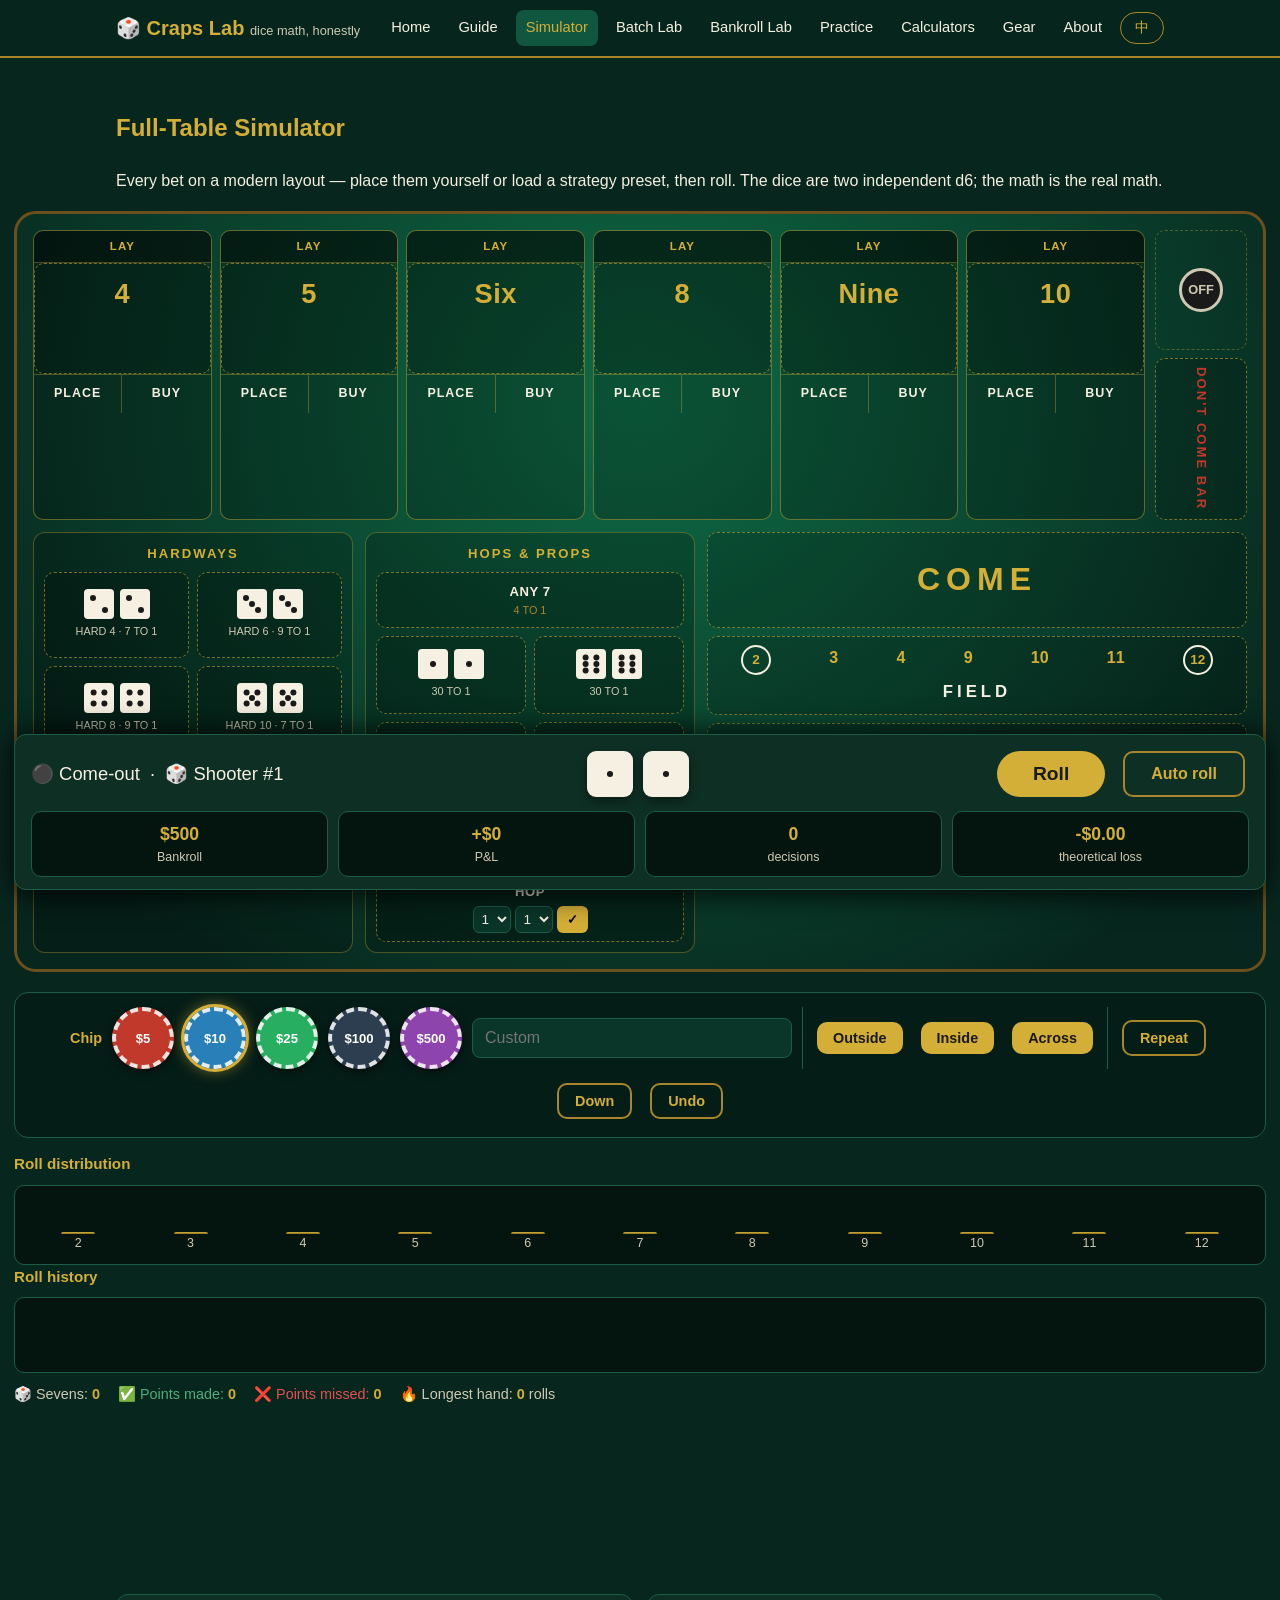
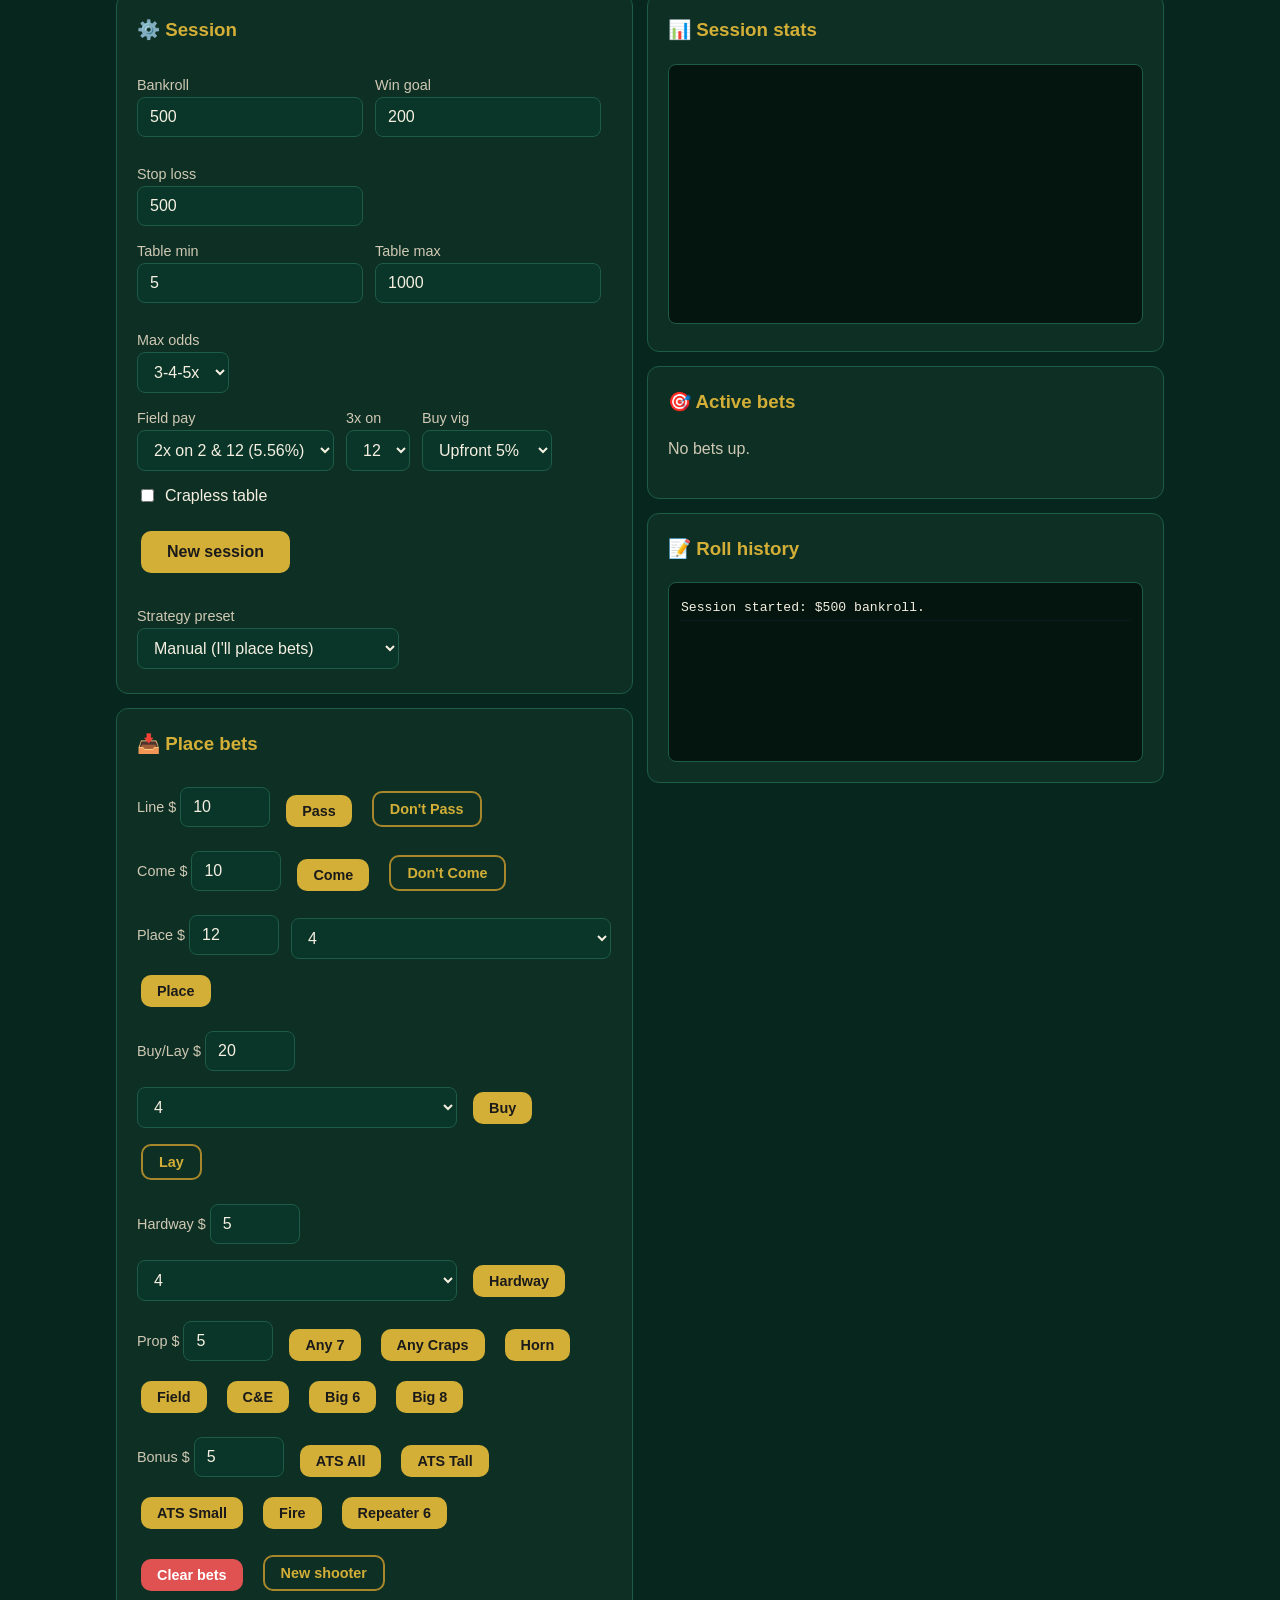
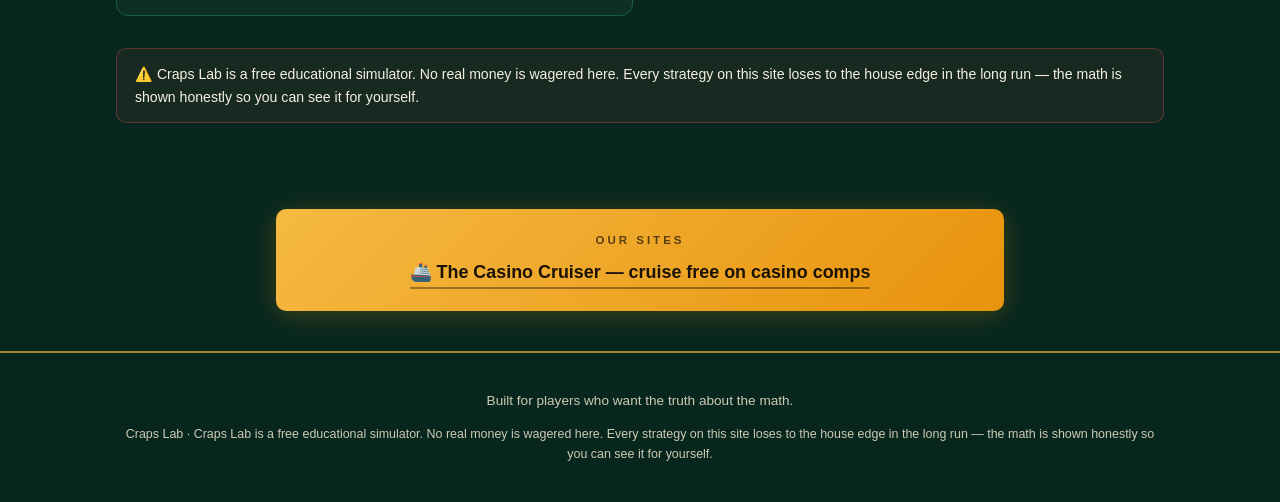
<file: simulator.html>
<!DOCTYPE html>
<html lang="en">
<head>
<script async src="https://www.googletagmanager.com/gtag/js?id=G-5MNHHTVX71"></script>
<script>
  window.dataLayer = window.dataLayer || [];
  function gtag(){dataLayer.push(arguments);}
  gtag('js', new Date());
  gtag('config', 'G-5MNHHTVX71');
</script>

<meta charset="utf-8">
<meta name="viewport" content="width=device-width, initial-scale=1">
<title>Craps Lab — Full-Table Simulator</title>
<meta name="description" content="Interactive craps simulator: every bet on a modern table including crapless, working/off toggles, strategy presets, bankroll chart. Free, bilingual.">
<link rel="stylesheet" href="styles.css">
<style>
/* ---------- interactive craps table (wide single-end, Crapsee-style) ---------- */
.sim-wide{width:100vw;margin-left:calc(50% - 50vw);padding:0 14px;box-sizing:border-box}
body{overflow-x:clip}
.sim-controlbar{position:sticky;bottom:10px;z-index:60;margin:14px 0 0;padding:12px 16px;box-shadow:0 -6px 26px rgba(0,0,0,.55),0 10px 26px rgba(0,0,0,.55)}
.sim-ctl-row{display:flex;align-items:center;justify-content:space-between;gap:14px;flex-wrap:wrap;width:100%}
.sim-ctl-left{min-width:180px}
.sim-ctl-btns{display:flex;gap:10px;align-items:center}
.sim-dice{margin:0!important}
.sim-dice .die{width:46px;height:46px;border-radius:9px}
.sim-dice .die svg{width:34px;height:34px}
.sim-controlbar .stat-grid{width:100%;max-width:none;grid-template-columns:repeat(4,1fr);margin:10px 0 0}
.sim-controlbar .stat{padding:8px 12px}
.sim-controlbar .stat .v{font-size:1.1rem}
.ct-diepop{animation:ctpop .35s ease}
@keyframes ctpop{0%{transform:scale(.6) rotate(-14deg)}60%{transform:scale(1.15) rotate(6deg)}100%{transform:scale(1)}}
.ct-wrap{margin:18px 0}
.ct-tablescroll{overflow-x:auto;padding-bottom:6px}
.ct-felt{background:radial-gradient(ellipse at 50% 25%,#0e6b46,#07271e 85%);border:3px solid #6b4f1d;border-radius:22px;padding:16px;user-select:none;min-width:960px;display:flex;flex-direction:column;gap:12px}
.ct-toprow{display:grid;grid-template-columns:1fr 92px;gap:10px}
.ct-place-row{display:flex;gap:8px}
.ct-numbox{flex:1;display:flex;flex-direction:column;border:1px solid rgba(212,175,55,.45);border-radius:10px;overflow:hidden;background:rgba(0,0,0,.22)}
.ct-lay{background:rgba(0,0,0,.45);color:var(--gold);font-weight:800;font-size:.72rem;letter-spacing:1px;text-align:center;padding:6px 0;cursor:pointer;border-bottom:1px solid rgba(212,175,55,.35)}
.ct-lay:hover{background:rgba(212,175,55,.25)}
.ct-num{border:0;border-radius:0;background:transparent;min-height:96px}
.ct-num.is-point{box-shadow:inset 0 0 0 3px var(--gold),inset 0 0 22px rgba(212,175,55,.35)}
.ct-num .ct-zlabel{font-size:1.7rem;color:var(--gold)}
.ct-num.is-point .ct-zlabel{color:#fff}
.ct-pb{display:grid;grid-template-columns:1fr 1fr;border-top:1px solid rgba(212,175,55,.35)}
.ct-pb span{padding:9px 0;text-align:center;cursor:pointer;font-weight:800;font-size:.78rem;letter-spacing:1px;color:var(--cream)}
.ct-pb span:first-child{border-right:1px solid rgba(212,175,55,.35)}
.ct-pb span:hover{background:rgba(212,175,55,.25)}
.ct-dccol{display:flex;flex-direction:column;gap:8px}
.ct-dontcome{flex:1;min-height:120px}
.ct-dontcome .ct-zlabel{color:#c0392b;letter-spacing:2px}
.ct-vert{writing-mode:vertical-rl}
.ct-red{color:#c0392b!important}
.ct-botrow{display:grid;grid-template-columns:320px 330px 1fr;gap:12px}
.ct-panel{border:1px solid rgba(212,175,55,.35);border-radius:12px;padding:10px;background:rgba(0,0,0,.22);display:flex;flex-direction:column;gap:8px}
.ct-paneltitle{color:var(--gold);font-weight:800;font-size:.82rem;letter-spacing:2px;text-align:center}
.ct-hardgrid{display:grid;grid-template-columns:1fr 1fr;gap:8px}
.ct-hardbox{min-height:86px}
.ct-dicepair{display:flex;gap:6px;pointer-events:none}
.ct-dicepair .ct-minidie{width:30px;height:30px}
.ct-hardlab{color:var(--cream-dim);font-size:.68rem;margin-top:4px;pointer-events:none}
.ct-bigrow{display:grid;grid-template-columns:1fr 1fr;gap:8px}
.ct-hopgrid{display:grid;grid-template-columns:1fr 1fr;gap:8px}
.ct-hopbox{min-height:78px}
.ct-propsrow2{display:grid;grid-template-columns:1fr 1fr 1fr;gap:8px}
.ct-bands{display:flex;flex-direction:column;gap:8px}
.ct-come{min-height:96px;border-width:2px}
.ct-come .ct-zlabel{font-size:2rem;letter-spacing:6px;color:var(--gold)}
.ct-field{min-height:76px}
.ct-fieldnums{display:flex;justify-content:space-around;width:100%;color:var(--gold);font-weight:800;font-size:1rem;pointer-events:none;margin-bottom:4px}
.ct-fcirc{width:30px;height:30px;border:2px solid var(--cream);border-radius:50%;display:inline-flex;align-items:center;justify-content:center;font-size:.85rem}
.ct-field .ct-zlabel{font-size:1.05rem;letter-spacing:4px}
.ct-dontpass{min-height:52px}
.ct-dontpass .ct-zlabel{font-size:1rem;letter-spacing:3px}
.ct-pass{min-height:80px;border:3px solid rgba(212,175,55,.7)}
.ct-pass .ct-zlabel{font-size:1.6rem;letter-spacing:8px}
/* zone basics */
.ct-zone{position:relative;border:1px dashed rgba(212,175,55,.55);border-radius:10px;display:flex;flex-direction:column;align-items:center;justify-content:center;cursor:pointer;padding:8px 4px;background:rgba(0,0,0,.18);text-align:center;transition:background .15s}
.ct-zone:hover{background:rgba(212,175,55,.22)}
.ct-zone.has-bet{border-style:solid;border-color:var(--gold);background:rgba(212,175,55,.12)}
.ct-zone.is-point{border:2px solid var(--gold);box-shadow:0 0 14px rgba(212,175,55,.5)}
.ct-zlabel{color:var(--cream);font-weight:800;font-size:.82rem;letter-spacing:.5px;pointer-events:none}
.ct-sub{color:var(--cream-dim);font-size:.68rem;pointer-events:none}
.ct-odds{color:var(--gold-dim);font-size:.68rem;pointer-events:none}
.ct-chips{position:absolute;top:4px;right:6px;display:flex;align-items:center;pointer-events:none}
.ct-chip{width:22px;height:22px;border-radius:50%;border:2px dashed #fff;margin-left:-10px;box-shadow:0 2px 4px rgba(0,0,0,.5)}
.ct-chip.c0{background:#e05252}.ct-chip.c1{background:#5aa9e6}.ct-chip.c2{background:#4caf7d}.ct-chip.c3{background:#1a1a1a}
.ct-amt{background:var(--gold);color:#1a1a1a;font-size:.68rem;font-weight:800;border-radius:999px;padding:1px 8px;margin-left:4px}
.ct-puck{display:inline-flex;align-items:center;justify-content:center;width:44px;height:44px;border-radius:50%;font-weight:800;font-size:.8rem}
.ct-puck.on{background:#f5f0e1;color:#1a1a1a;border:3px solid #1a1a1a}
.ct-puck.off{background:#1a1a1a;color:var(--cream-dim);border:3px solid var(--cream-dim)}
.ct-puckslot{display:flex;justify-content:center;margin-top:4px;min-height:46px;align-items:center;pointer-events:none}
.ct-puckbox{display:flex;flex-direction:column;align-items:center;justify-content:center;border:1px dashed rgba(212,175,55,.35);border-radius:10px;min-height:120px}
.ct-hopctl{display:flex;gap:4px;margin-top:4px;pointer-events:auto}
.ct-hopctl select{background:#0a3529;border:1px solid var(--line);color:var(--cream);border-radius:6px;padding:4px;font-size:.85rem}
.ct-hopgo{background:var(--gold);border:none;border-radius:6px;padding:4px 10px;font-weight:800;cursor:pointer}
.ct-hopzone{cursor:default}
/* chip rack + quick controls */
.ct-rackbar{display:flex;gap:10px;align-items:center;justify-content:center;flex-wrap:wrap;margin-top:14px;padding:14px;background:rgba(0,0,0,.25);border:1px solid var(--line);border-radius:14px}
.ct-chipbar-label{color:var(--gold);font-weight:700;font-size:.9rem}
.ct-chipbtn{width:62px;height:62px;border-radius:50%;border:4px dashed rgba(255,255,255,.85);color:#fff;font-weight:800;font-size:.82rem;cursor:pointer;box-shadow:0 3px 8px rgba(0,0,0,.5)}
.ct-chipbtn[data-chip="5"]{background:#c0392b}
.ct-chipbtn[data-chip="10"]{background:#2980b9}
.ct-chipbtn[data-chip="25"]{background:#27ae60}
.ct-chipbtn[data-chip="100"]{background:#2c3e50}
.ct-chipbtn[data-chip="500"]{background:#8e44ad}
.ct-chipbtn.active{outline:3px solid var(--gold);box-shadow:0 0 16px rgba(212,175,55,.7)}
.ct-custom{background:#0a3529;border:1px solid var(--line);color:var(--cream);border-radius:8px;padding:8px 10px;width:100px;font-size:.95rem}
.ct-racksep{width:1px;align-self:stretch;background:var(--line)}
/* roll distribution */
.ct-dist{display:flex;gap:6px;align-items:flex-end;padding:10px;background:#04150f;border:1px solid var(--line);border-radius:10px;min-height:80px}
.ct-distcol{flex:1;display:flex;flex-direction:column;align-items:center;justify-content:flex-end}
.ct-distbar{width:70%;max-width:34px;background:linear-gradient(180deg,var(--gold),#8a6d1f);border-radius:4px 4px 0 0}
.ct-distn{color:var(--gold);font-size:.72rem;font-weight:700;min-height:14px}
.ct-distl{color:var(--cream-dim);font-size:.78rem}
/* roll history */
.ct-histwrap{margin-top:14px}
.ct-histhead{color:var(--gold);font-weight:700;margin-bottom:8px;font-size:.95rem}
.ct-history{display:flex;gap:8px;overflow-x:auto;padding:10px;background:#04150f;border:1px solid var(--line);border-radius:10px;min-height:76px}
.ct-roll{flex:0 0 auto;display:flex;flex-direction:column;align-items:center;background:var(--card);border:2px solid var(--line);border-radius:8px;padding:6px 8px}
.ct-roll.made{border-color:var(--green);box-shadow:0 0 8px rgba(76,175,125,.4)}
.ct-roll.sevenout{border-color:var(--red);box-shadow:0 0 8px rgba(224,82,82,.4)}
.ct-roll-dice{display:flex;gap:2px}
.ct-minidie{width:22px;height:22px;background:var(--cream);border-radius:4px}
.ct-roll-total{font-weight:800;color:var(--gold);font-size:.85rem;margin-top:2px}
.ct-handstats{display:flex;gap:18px;flex-wrap:wrap;margin-top:10px;font-size:.9rem;color:var(--cream-dim)}
.ct-handstats b{color:var(--gold)}
@media(max-width:700px){
  .ct-botrow{grid-template-columns:1fr}
  .ct-num .ct-zlabel{font-size:1.3rem}
  .sim-controlbar .stat-grid{grid-template-columns:repeat(2,1fr)}
  .sim-controlbar{bottom:6px;padding:10px 12px}
  .sim-ctl-left{min-width:0}
}
</style>
<script src="i18n.js"></script>
<script src="craps-engine.js"></script>
<script src="table.js"></script>
<script>
Object.assign(I18N.en,{
  sim_title:"Full-Table Simulator", sim_intro:"Every bet on a modern layout — place them yourself or load a strategy preset, then roll. The dice are two independent d6; the math is the real math.",
  preset:"Strategy preset", preset_manual:"Manual (I'll place bets)",
  place_bets:"Place bets", active_bets:"Active bets", no_bets:"No bets up.",
  working:"working", off:"OFF", take_down:"take down",
  roll_history:"Roll history", stats:"Session stats",
  decisions:"decisions", theo_loss:"theoretical loss", peak:"peak", trough:"trough",
  new_session:"New session", auto_roll:"Auto roll", stop:"Stop",
  point_on:"Point ON", shooter:"Shooter",
  bet_placed:"bet placed", invalid:"Invalid",
  goal_hit:"WIN GOAL HIT", ruined:"RUINED / STOP-LOSS",
  last_roll:"Last roll", total:"Total",
});
Object.assign(I18N.zh,{
  sim_title:"全桌模擬器", sim_intro:"現代賭桌上的每種注——自己下，或載入策略預設，然後擲骰。骰子是兩顆獨立 d6；數學就是真實數學。",
  preset:"策略預設", preset_manual:"手動（我自己下注）",
  place_bets:"下注", active_bets:"場上注碼", no_bets:"目前沒有注。",
  working:"生效中", off:"關閉", take_down:"收回",
  roll_history:"擲骰紀錄", stats:"Session 統計",
  decisions:"次結算", theo_loss:"理論損失", peak:"最高", trough:"最低",
  new_session:"新 session", auto_roll:"自動擲骰", stop:"停止",
  point_on:"點數確立", shooter:"擲骰者",
  bet_placed:"已下注", invalid:"無效",
  goal_hit:"達到停利目標", ruined:"破產 / 觸及停損",
  last_roll:"上次擲骰", total:"總和",
});
let eng=null, stratMem={}, autoTimer=null, equity=[];
const PRESETS = ()=>Object.keys(STRATEGIES);
function pickLang(o){ return (LANG==='zh'?o.zh:o.en)||o.en; }

function newSession(){
  const o = {
    bankroll:+document.getElementById('s_bank').value||500,
    winGoal:+document.getElementById('s_goal').value||0,
    stopLoss:+document.getElementById('s_stop').value||0,
    tableMin:+document.getElementById('s_min').value||5,
    tableMax:+document.getElementById('s_max').value||1000,
    oddsMax:document.getElementById('s_odds').value,
    fieldPay:document.getElementById('s_field').value,
    fieldTriple:+document.getElementById('s_triple').value||12,
    buyVig:document.getElementById('s_vig').value,
    crapless:document.getElementById('s_crapless').checked,
    seed:(Math.random()*1e9)|0,
  };
  if(o.oddsMax==='345') o.oddsMax='345';
  eng = new CrapsEngine(o);
  eng.startBankroll = eng.bankroll;
  stratMem = {};
  equity = [eng.bankroll];
  if(typeof ctResetStats==='function') ctResetStats();
  document.getElementById('log').innerHTML='';
  stopAuto();
  renderAll();
  log('Session started: $'+eng.bankroll+' bankroll.');
}
function applyPreset(){
  const id = document.getElementById('preset').value;
  if(id==='manual'||!eng) return;
  stratMem={};
  log('Preset loaded: '+sname(id));
  renderAll();
}
function doRoll(){
  if(!eng) return;
  const preset=document.getElementById('preset').value;
  if(preset!=='manual' && STRATEGIES[preset]){
    try{ STRATEGIES[preset].fn(eng,stratMem); }catch(e){ log('Preset: '+e.message); }
  }
  window._ctLastBets = eng.bets.filter(b=>!b.parentId).map(b=>({type:b.type, params:Object.assign({amount:b.amount}, b.number?{number:b.number}:{}, b.type==='hop'?{d1:b.meta.d1, d2:b.meta.d2, hard:b.meta.hard}:{})}));
  const ev = eng.roll();
  const r = ev.find(e=>e.t==='roll');
  equity.push(eng.bankroll);
  if(equity.length>400) equity.shift();
  if(typeof ctRecordRoll==='function') ctRecordRoll(ev);
  renderAll(r);
  const goal=+document.getElementById('s_goal').value||0;
  const stop=+document.getElementById('s_stop').value||0;
  if(goal>0 && eng.bankroll-eng.startBankroll>=goal){ log('🎯 '+t('goal_hit')); stopAuto(); }
  if(eng.bankroll<=0 || (stop>0 && eng.startBankroll-eng.bankroll>=stop)){ log('🛑 '+t('ruined')); stopAuto(); }
}
function placeBetUI(type, params){
  if(!eng) return;
  try{
    const b=eng.placeBet(type,params||{});
    log('+ '+betName(b)+' $'+b.amount+' '+t('bet_placed'));
  }catch(e){ log('⚠️ '+t('invalid')+': '+e.message); }
  renderAll();
}
function betName(b){
  const n=b.number?(' '+b.number):'';
  return b.type+n;
}
function toggleWork(id){
  const b=eng.bets.find(x=>x.id===id); if(!b) return;
  b.working=!b.working; log(betName(b)+' → '+(b.working?t('working'):t('off')));
  renderAll();
}
function takeDown(id){ if(eng){ eng.removeBet(id); renderAll(); } }
function clearBets(){ if(eng){ eng.clearBets(); renderAll(); } }
function newShooter(){ if(eng){ eng.newShooter(); log('🎲 '+t('new_shooter')); renderAll(); } }
function toggleAuto(){
  if(autoTimer){ stopAuto(); return; }
  autoTimer=setInterval(doRoll, 350);
  document.getElementById('autobtn').textContent=t('stop');
}
function stopAuto(){ if(autoTimer){clearInterval(autoTimer);autoTimer=null;} const b=document.getElementById('autobtn'); if(b) b.textContent=t('auto_roll'); }
function log(m){ const el=document.getElementById('log'); el.innerHTML='<div>'+m+'</div>'+el.innerHTML; }
function dieSVG(v){
  const p={1:[50,50],2:[30,30,70,70],3:[30,30,50,50,70,70],4:[32,32,68,32,32,68,68,68],5:[32,32,68,32,50,50,32,68,68,68],6:[32,28,68,28,32,50,68,50,32,72,68,72]}[v];
  let c=''; for(let i=0;i<p.length;i+=2) c+=`<circle cx="${p[i]}" cy="${p[i+1]}" r="9" fill="#1a1a1a"/>`;
  return `<svg viewBox="0 0 100 100">${c}</svg>`;
}
function renderAll(lastRoll){
  if(!eng) return;
  // dice
  const ld1 = lastRoll? lastRoll.d1 : 1, ld2 = lastRoll? lastRoll.d2 : 1;
  document.getElementById('dice').innerHTML =
    `<div class="die ct-diepop">${dieSVG(ld1)}</div><div class="die ct-diepop">${dieSVG(ld2)}</div>`;
  document.getElementById('total').textContent = lastRoll? (t('total')+': '+lastRoll.total) : '';
  // phase
  const ph = eng.phase==='comeout' ? '⚫ '+t('comeout') : '🟡 '+t('point_on')+': '+eng.point;
  document.getElementById('phase').innerHTML = ph+' &nbsp;·&nbsp; 🎲 '+t('shooter')+' #'+eng.shooters;
  // bankroll
  const pl = eng.bankroll-eng.startBankroll;
  document.getElementById('bank').innerHTML =
    `<div class="stat"><div class="v">$${eng.bankroll.toFixed(0)}</div><div class="l">${t('bankroll_now')}</div></div>
     <div class="stat"><div class="v ${pl>=0?'pos':'neg'}">${pl>=0?'+':''}$${pl.toFixed(0)}</div><div class="l">P&amp;L</div></div>
     <div class="stat"><div class="v">${eng.decisions}</div><div class="l">${t('decisions')}</div></div>
     <div class="stat"><div class="v neg">-$${eng.theoretical.toFixed(2)}</div><div class="l">${t('theo_loss')}</div></div>`;
  // bets
  const bl=document.getElementById('betlist');
  if(!eng.bets.length) bl.innerHTML='<p class="muted">'+t('no_bets')+'</p>';
  else bl.innerHTML='<table class="data"><tr><th>Bet</th><th class="num">$</th><th></th><th></th></tr>'+
    eng.bets.map(b=>`<tr><td>${betName(b)}${b.meta&&b.meta.traveling?' ✈️':''}</td><td class="num">${b.amount}</td>
      <td>${['place','buy','hardway'].includes(b.type)?`<button class="btn small ghost" onclick="toggleWork(${b.id})">${b.working?t('working'):t('off')}</button>`:''}</td>
      <td><button class="btn small ghost" onclick="takeDown(${b.id})">${t('take_down')}</button></td></tr>`).join('')+'</table>';
  drawChart();
  if(typeof renderTable==='function') renderTable();
  if(typeof renderHistory==='function') renderHistory();
}
function drawChart(){
  const c=document.getElementById('chart'); if(!c||equity.length<2) return;
  const ctx=c.getContext('2d'); const W=c.width=c.offsetWidth*2, H=c.height=520;
  ctx.clearRect(0,0,W,H);
  const min=Math.min(...equity,eng.startBankroll), max=Math.max(...equity,eng.startBankroll);
  const rg=(max-min)||1;
  const X=i=>i/(equity.length-1)*W, Y=v=>H-20-((v-min)/rg)*(H-40);
  ctx.strokeStyle='#d4af37'; ctx.lineWidth=3; ctx.beginPath();
  equity.forEach((v,i)=> i?ctx.lineTo(X(i),Y(v)):ctx.moveTo(X(0),Y(v)));
  ctx.stroke();
  ctx.strokeStyle='rgba(212,175,55,.35)'; ctx.setLineDash([8,8]); ctx.beginPath();
  ctx.moveTo(0,Y(eng.startBankroll)); ctx.lineTo(W,Y(eng.startBankroll)); ctx.stroke(); ctx.setLineDash([]);
}
function buildBetButtons(){
  const c=document.getElementById('betbtns');
  const nums=[4,5,6,8,9,10];
  const craplessNums=[2,3,4,5,6,8,9,10,11,12];
  let h='<div class="card"><h3 style="color:var(--gold);margin-top:0">📥 '+t('place_bets')+'</h3>';
  h+='<div class="rowflex" style="margin-bottom:10px"><label class="f">Line $ <input type="number" id="b_line" value="10" style="width:90px"></label>'+
     '<button class="btn small" onclick="placeBetUI(\'pass\',{amount:+document.getElementById(\'b_line\').value})">Pass</button>'+
     '<button class="btn small ghost" onclick="placeBetUI(\'dontpass\',{amount:+document.getElementById(\'b_line\').value})">Don\'t Pass</button></div>';
  h+='<div class="rowflex" style="margin-bottom:10px"><label class="f">Come $ <input type="number" id="b_come" value="10" style="width:90px"></label>'+
     '<button class="btn small" onclick="placeBetUI(\'come\',{amount:+document.getElementById(\'b_come\').value})">Come</button>'+
     '<button class="btn small ghost" onclick="placeBetUI(\'dontcome\',{amount:+document.getElementById(\'b_come\').value})">Don\'t Come</button></div>';
  h+='<div class="rowflex" style="margin-bottom:10px"><label class="f">Place $ <input type="number" id="b_place" value="12" style="width:90px"></label><select id="b_placen">'+
     nums.map(n=>`<option>${n}</option>`).join('')+'</select>'+
     '<button class="btn small" onclick="placeBetUI(\'place\',{amount:+document.getElementById(\'b_place\').value,number:+document.getElementById(\'b_placen\').value})">Place</button></div>';
  h+='<div class="rowflex" style="margin-bottom:10px"><label class="f">Buy/Lay $ <input type="number" id="b_buy" value="20" style="width:90px"></label><select id="b_buyn">'+
     [4,10].map(n=>`<option>${n}</option>`).join('')+'</select>'+
     '<button class="btn small" onclick="placeBetUI(\'buy\',{amount:+document.getElementById(\'b_buy\').value,number:+document.getElementById(\'b_buyn\').value})">Buy</button>'+
     '<button class="btn small ghost" onclick="placeBetUI(\'lay\',{amount:+document.getElementById(\'b_buy\').value,number:+document.getElementById(\'b_buyn\').value})">Lay</button></div>';
  h+='<div class="rowflex" style="margin-bottom:10px"><label class="f">Hardway $ <input type="number" id="b_hard" value="5" style="width:90px"></label><select id="b_hardn">'+
     [4,6,8,10].map(n=>`<option>${n}</option>`).join('')+'</select>'+
     '<button class="btn small" onclick="placeBetUI(\'hardway\',{amount:+document.getElementById(\'b_hard\').value,number:+document.getElementById(\'b_hardn\').value})">Hardway</button></div>';
  h+='<div class="rowflex" style="margin-bottom:10px"><label class="f">Prop $ <input type="number" id="b_prop" value="5" style="width:90px"></label>'+
     '<button class="btn small" onclick="placeBetUI(\'anyseven\',{amount:+document.getElementById(\'b_prop\').value})">Any 7</button>'+
     '<button class="btn small" onclick="placeBetUI(\'anycraps\',{amount:+document.getElementById(\'b_prop\').value})">Any Craps</button>'+
     '<button class="btn small" onclick="placeBetUI(\'horn\',{amount:4*Math.max(1,Math.round(+document.getElementById(\'b_prop\').value/4))})">Horn</button>'+
     '<button class="btn small" onclick="placeBetUI(\'field\',{amount:+document.getElementById(\'b_prop\').value})">Field</button>'+
     '<button class="btn small" onclick="placeBetUI(\'ce\',{amount:2*Math.max(1,Math.round(+document.getElementById(\'b_prop\').value/2))})">C&amp;E</button>'+
     '<button class="btn small" onclick="placeBetUI(\'big68\',{amount:+document.getElementById(\'b_prop\').value,number:6})">Big 6</button>'+
     '<button class="btn small" onclick="placeBetUI(\'big68\',{amount:+document.getElementById(\'b_prop\').value,number:8})">Big 8</button></div>';
  h+='<div class="rowflex"><label class="f">Bonus $ <input type="number" id="b_bonus" value="5" style="width:90px"></label>'+
     '<button class="btn small" onclick="placeBetUI(\'ats\',{amount:+document.getElementById(\'b_bonus\').value,side:\'all\'})">ATS All</button>'+
     '<button class="btn small" onclick="placeBetUI(\'ats\',{amount:+document.getElementById(\'b_bonus\').value,side:\'tall\'})">ATS Tall</button>'+
     '<button class="btn small" onclick="placeBetUI(\'ats\',{amount:+document.getElementById(\'b_bonus\').value,side:\'small\'})">ATS Small</button>'+
     '<button class="btn small" onclick="placeBetUI(\'fire\',{amount:+document.getElementById(\'b_bonus\').value})">Fire</button>'+
     '<button class="btn small" onclick="placeBetUI(\'repeater\',{amount:+document.getElementById(\'b_bonus\').value,number:6})">Repeater 6</button></div>';
  h+='<div class="rowflex mt"><button class="btn small danger" onclick="clearBets()">'+t('clear_bets')+'</button>'+
     '<button class="btn small ghost" onclick="newShooter()">'+t('new_shooter')+'</button></div>';
  h+='</div>';
  c.innerHTML=h;
}
function sname(k){ const n=STRATEGIES[k].name; return (typeof n==='object')?(LANG==='zh'?n.zh:n.en):n; }
function onLangChange(){ buildBetButtons(); buildPresets(); if(typeof buildTable==='function') buildTable(); if(eng) renderAll(); }
function buildPresets(){
  const s=document.getElementById('preset');
  s.innerHTML=`<option value="manual">${t('preset_manual')}</option>`+
    Object.keys(STRATEGIES).map(k=>`<option value="${k}">${sname(k)}</option>`).join('');
}
</script>
<script async src="https://pagead2.googlesyndication.com/pagead/js/adsbygoogle.js?client=ca-pub-2871648321226549" crossorigin="anonymous"></script>
</head>
<body>
<script>document.write(navHTML('simulator.html'));</script>
<div class="wrap">
<section class="block">
<h1 style="color:var(--gold)" data-i18n="sim_title">Full-Table Simulator</h1>
<p data-i18n="sim_intro"></p>
<div class="sim-wide">
  <div id="crapstable"></div>
  <div class="card sim-controlbar">
    <div class="sim-ctl-row">
      <div class="sim-ctl-left"><div id="phase" class="big"></div><div id="total" class="muted"></div></div>
      <div class="dice sim-dice" id="dice"></div>
      <div class="sim-ctl-btns"><button class="btn" style="font-size:1.2rem;padding:12px 36px;border-radius:999px" onclick="doRoll()" data-i18n="roll">Roll</button>
      <button class="btn ghost" id="autobtn" onclick="toggleAuto()" data-i18n="auto_roll">Auto roll</button></div>
    </div>
    <div class="stat-grid" id="bank"></div>
  </div>
</div>
<div class="grid cols2">
<div>
  <div class="card"><h3 style="color:var(--gold);margin-top:0">⚙️ Session</h3>
    <div class="rowflex">
      <label class="f"><span data-i18n="bankroll">Bankroll</span><br><input type="number" id="s_bank" value="500"></label>
      <label class="f"><span data-i18n="win_goal">Win goal</span><br><input type="number" id="s_goal" value="200"></label>
      <label class="f"><span data-i18n="stop_loss">Stop loss</span><br><input type="number" id="s_stop" value="500"></label>
    </div>
    <div class="rowflex">
      <label class="f"><span data-i18n="table_min">Table min</span><br><input type="number" id="s_min" value="5"></label>
      <label class="f"><span data-i18n="table_max">Table max</span><br><input type="number" id="s_max" value="1000"></label>
      <label class="f"><span data-i18n="max_odds">Max odds</span><br><select id="s_odds">
        <option value="345">3-4-5x</option><option value="10">10x</option><option value="100">100x</option>
      </select></label>
    </div>
    <div class="rowflex">
      <label class="f"><span data-i18n="field_pay">Field pay</span><br><select id="s_field">
        <option value="2x">2x on 2 &amp; 12 (5.56%)</option><option value="3x">3x on 12 (2.78%)</option>
      </select></label>
      <label class="f">3x on<br><select id="s_triple"><option>12</option><option>2</option></select></label>
      <label class="f"><span data-i18n="buy_vig">Buy vig</span><br><select id="s_vig">
        <option value="upfront">Upfront 5%</option><option value="onwin">On win only</option>
      </select></label>
    </div>
    <div class="checkrow"><input type="checkbox" id="s_crapless"><label for="s_crapless" data-i18n="crapless">Crapless table</label></div>
    <div class="rowflex mt">
      <button class="btn" onclick="newSession()" data-i18n="new_session">New session</button>
    </div>
    <div class="rowflex mt">
      <label class="f" style="min-width:200px"><span data-i18n="preset">Strategy preset</span><br><select id="preset" onchange="applyPreset()"></select></label>
    </div>
  </div>
  <div id="betbtns"></div>
</div>
<div>
  <div class="card"><h3 style="color:var(--gold);margin-top:0">📊 <span data-i18n="stats">Session stats</span></h3>
    <canvas class="chart" id="chart"></canvas>
  </div>
  <div class="card"><h3 style="color:var(--gold);margin-top:0">🎯 <span data-i18n="active_bets">Active bets</span></h3><div id="betlist"></div></div>
  <div class="card"><h3 style="color:var(--gold);margin-top:0">📝 <span data-i18n="roll_history">Roll history</span></h3><div class="log" id="log"></div></div>
</div>
</div>
<script>document.write(disclosure());</script>
</section>
</div>
<script>document.write(adSlot());</script>
<script>document.write(footerHTML());</script>
<script>buildBetButtons();buildPresets();buildTable();newSession();</script>
</body>
</html>
</file>
<file: styles.css>
/* Craps Lab — casino felt theme, mobile-first */
:root{
  --felt:#0b3d2e; --felt-dark:#07271e; --felt-light:#11573f;
  --gold:#d4af37; --gold-dim:#a8872c;
  --cream:#f5f0e1; --cream-dim:#cfc9b4;
  --red:#e05252; --green:#4caf7d; --blue:#5aa9e6;
  --card:#0e2f24; --line:#1d5c46;
  --radius:12px;
}
*{box-sizing:border-box}
html{-webkit-text-size-adjust:100%}
body{
  margin:0; background:var(--felt-dark); color:var(--cream);
  font-family:-apple-system,BlinkMacSystemFont,"Segoe UI",Roboto,"Helvetica Neue",Arial,"PingFang TC","Microsoft JhengHei",sans-serif;
  line-height:1.6;
}
a{color:var(--gold)}
.wrap{max-width:1080px;margin:0 auto;padding:0 16px}
/* ---------- header / nav ---------- */
header.site{position:sticky;top:0;z-index:50;background:rgba(7,39,30,.96);border-bottom:2px solid var(--gold-dim);backdrop-filter:blur(4px)}
.nav{display:flex;align-items:center;gap:8px;padding:10px 16px;max-width:1080px;margin:0 auto;flex-wrap:wrap}
.brand{font-weight:800;font-size:1.25rem;color:var(--gold);text-decoration:none;margin-right:auto;white-space:nowrap}
.brand small{color:var(--cream-dim);font-weight:400;font-size:.8rem}
.nav a.nl{color:var(--cream);text-decoration:none;padding:6px 10px;border-radius:8px;font-size:.92rem;white-space:nowrap}
.nav a.nl:hover,.nav a.nl.active{background:var(--felt-light);color:var(--gold)}
.langbtn{background:transparent;border:1px solid var(--gold-dim);color:var(--gold);border-radius:999px;padding:6px 14px;font-size:.85rem;cursor:pointer;white-space:nowrap}
.langbtn:hover{background:var(--gold);color:#1a1a1a}
/* ---------- hero ---------- */
.hero{background:radial-gradient(ellipse at 50% 0%,var(--felt-light),var(--felt-dark) 75%);text-align:center;padding:56px 16px 40px;border-bottom:1px solid var(--line)}
.hero h1{margin:0 0 8px;font-size:2.4rem;color:var(--gold);letter-spacing:.5px}
.hero p.sub{color:var(--cream-dim);max-width:640px;margin:0 auto 20px;font-size:1.05rem}
.btn{display:inline-block;background:var(--gold);color:#1a1a1a;font-weight:700;border:none;border-radius:10px;padding:12px 26px;font-size:1rem;cursor:pointer;text-decoration:none;margin:4px}
.btn:hover{background:#e8c34a}
.btn.ghost{background:transparent;color:var(--gold);border:2px solid var(--gold-dim)}
.btn.ghost:hover{border-color:var(--gold);color:var(--gold)}
.btn.danger{background:var(--red);color:#fff}
.btn.small{padding:8px 16px;font-size:.9rem}
/* ---------- dice ---------- */
.dice{display:inline-flex;gap:10px;justify-content:center;margin:12px 0}
.die{width:64px;height:64px;border-radius:12px;background:var(--cream);color:#1a1a1a;display:flex;align-items:center;justify-content:center;box-shadow:0 4px 10px rgba(0,0,0,.4)}
.die svg{width:48px;height:48px}
/* ---------- cards / sections ---------- */
section.block{padding:32px 0}
h2.sec{color:var(--gold);border-bottom:2px solid var(--line);padding-bottom:8px;margin-top:0}
.card{background:var(--card);border:1px solid var(--line);border-radius:var(--radius);padding:20px;margin:14px 0}
.grid{display:grid;gap:14px}
@media(min-width:720px){.grid.cols2{grid-template-columns:1fr 1fr}.grid.cols3{grid-template-columns:1fr 1fr 1fr}}
.kv{display:flex;justify-content:space-between;padding:6px 0;border-bottom:1px dashed var(--line)}
.kv:last-child{border-bottom:none}
.kv b{color:var(--gold)}
.pos{color:var(--green)} .neg{color:var(--red)}
.pill{display:inline-block;background:var(--felt-light);border:1px solid var(--gold-dim);color:var(--gold);border-radius:999px;padding:2px 12px;font-size:.8rem;margin:2px}
/* ---------- tabs ---------- */
.tabs{display:flex;gap:6px;flex-wrap:wrap;margin:16px 0}
.tab{background:var(--card);border:1px solid var(--line);color:var(--cream);border-radius:10px;padding:10px 16px;cursor:pointer;font-size:.95rem}
.tab:hover{border-color:var(--gold)}
.tab.active{background:var(--gold);color:#1a1a1a;font-weight:700;border-color:var(--gold)}
.tabpane{display:none}
.tabpane.active{display:block;animation:fade .25s}
@keyframes fade{from{opacity:0}to{opacity:1}}
/* ---------- tables ---------- */
table.data{width:100%;border-collapse:collapse;font-size:.92rem;margin:12px 0}
table.data th,table.data td{padding:8px 10px;border-bottom:1px solid var(--line);text-align:left}
table.data th{color:var(--gold);font-weight:700;background:rgba(212,175,55,.06)}
table.data tr:hover td{background:rgba(212,175,55,.04)}
.num{text-align:right;font-variant-numeric:tabular-nums}
/* ---------- forms ---------- */
label.f{display:block;margin:10px 0 4px;color:var(--cream-dim);font-size:.9rem}
input[type=text],input[type=number],select{background:#0a3529;border:1px solid var(--line);color:var(--cream);border-radius:8px;padding:10px 12px;font-size:1rem;width:100%;max-width:320px}
input:focus,select:focus{outline:2px solid var(--gold-dim)}
.rowflex{display:flex;gap:12px;flex-wrap:wrap;align-items:end}
.checkrow{display:flex;align-items:center;gap:8px;margin:8px 0}
.checkrow input{width:auto;accent-color:var(--gold)}
/* ---------- craps layout (simplified) ---------- */
.layout{background:#0d5c3f;border:3px solid #6b4f1d;border-radius:18px;padding:14px;position:relative;min-height:420px;margin:16px 0;user-select:none}
.lz{position:absolute;border:1px dashed rgba(212,175,55,.55);border-radius:8px;color:var(--cream);font-size:.72rem;display:flex;align-items:center;justify-content:center;text-align:center;cursor:pointer;padding:4px;background:rgba(0,0,0,.15)}
.lz:hover{background:rgba(212,175,55,.25)}
.lz .chip{position:absolute;top:-9px;right:-6px;background:var(--gold);color:#1a1a1a;font-size:.62rem;font-weight:700;border-radius:999px;padding:1px 7px}
.lz.off{opacity:.45;border-style:solid}
.lz.off::after{content:"OFF";position:absolute;bottom:2px;font-size:.6rem;color:var(--red);font-weight:700}
/* ---------- log / chart ---------- */
.log{background:#04150f;border:1px solid var(--line);border-radius:8px;padding:12px;height:180px;overflow-y:auto;font-family:ui-monospace,monospace;font-size:.82rem}
.log div{padding:2px 0;border-bottom:1px dotted #123}
canvas.chart{width:100%;height:260px;background:#04150f;border:1px solid var(--line);border-radius:8px}
.stat-grid{display:grid;grid-template-columns:repeat(auto-fit,minmax(140px,1fr));gap:10px;margin:14px 0}
.stat{background:#04150f;border:1px solid var(--line);border-radius:10px;padding:12px;text-align:center}
.stat .v{font-size:1.5rem;font-weight:800;color:var(--gold)}
.stat .l{font-size:.78rem;color:var(--cream-dim)}
.bar{height:10px;background:#123;border-radius:5px;overflow:hidden;margin:6px 0}
.bar i{display:block;height:100%;background:var(--gold)}
/* ---------- ad slots ---------- */
.ad-slot{margin:22px auto;max-width:728px;min-height:90px;border:1px dashed #4a5a52;border-radius:8px;display:flex;align-items:center;justify-content:center;color:#6b7a72;font-size:.75rem;letter-spacing:2px;background:rgba(255,255,255,.02)}
.ad-note{font-size:.78rem;color:#8a968f;text-align:center;max-width:640px;margin:0 auto 8px}
/* ---------- house ad: bottom banner, high-visibility ---------- */
.house-ad{margin:36px auto 8px;max-width:728px;border-radius:10px;background:linear-gradient(135deg,#f5b942,#e8930c);color:#1a1206;padding:22px 26px;text-align:center;box-shadow:0 4px 24px rgba(232,147,12,.25)}
.house-ad-label{display:block;font-size:.72rem;letter-spacing:3px;text-transform:uppercase;font-weight:700;opacity:.7;margin-bottom:8px}
.house-ad-link{display:inline-block;font-size:1.12rem;font-weight:800;color:#1a1206;text-decoration:none;border-bottom:2px solid rgba(26,18,6,.4);letter-spacing:normal}
.house-ad-link:hover{border-bottom-color:#1a1206}
/* ---------- misc ---------- */
footer.site{border-top:2px solid var(--gold-dim);margin-top:40px;padding:24px 16px;text-align:center;color:var(--cream-dim);font-size:.85rem}
.disclosure{background:rgba(224,82,82,.08);border:1px solid rgba(224,82,82,.35);border-radius:10px;padding:14px 18px;font-size:.88rem;margin:18px 0}
.callout{background:rgba(212,175,55,.08);border-left:4px solid var(--gold);padding:12px 16px;border-radius:0 10px 10px 0;margin:14px 0}
details{background:var(--card);border:1px solid var(--line);border-radius:10px;padding:12px 16px;margin:10px 0}
summary{cursor:pointer;font-weight:700;color:var(--gold)}
.quiz-opt{display:block;width:100%;text-align:left;background:var(--card);border:1px solid var(--line);color:var(--cream);border-radius:10px;padding:12px;margin:8px 0;cursor:pointer;font-size:1rem}
.quiz-opt:hover{border-color:var(--gold)}
.quiz-opt.right{border-color:var(--green);background:rgba(76,175,125,.12)}
.quiz-opt.wrong{border-color:var(--red);background:rgba(224,82,82,.12)}
.big{font-size:1.15rem}
.center{text-align:center}
.muted{color:var(--cream-dim)}
.mt{margin-top:18px}
@media(max-width:560px){.hero h1{font-size:1.8rem}.die{width:52px;height:52px}.die svg{width:38px;height:38px}}
</file>
